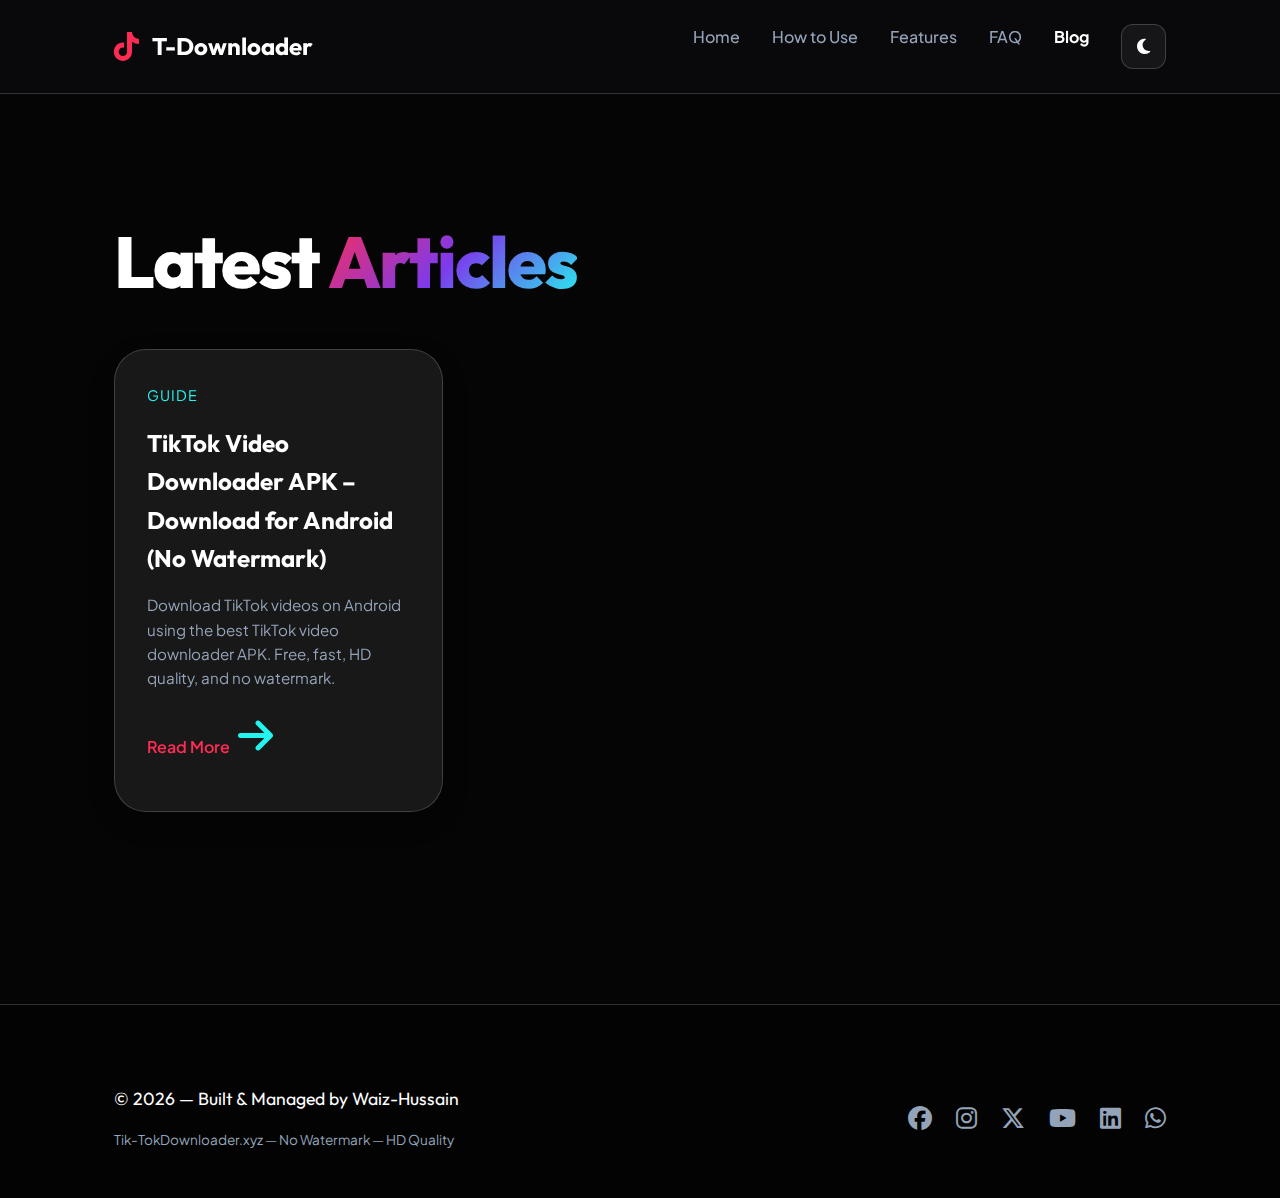
<file: blog/index.html>
<!DOCTYPE html>
<html lang="en">

<head>
    <meta charset="UTF-8">
    <meta name="viewport" content="width=device-width, initial-scale=1.0">

    <!-- SEO Meta Tags -->
    <title>Blog – Tik-TokDownloader.xyz</title>
    <meta name="description"
        content="Read the latest updates, guides, and tips about downloading TikTok videos without watermark.">

    <!-- Canonical URL -->
    <link rel="canonical" href="https://tik-tokdownloader.xyz/blog.html">

    <!-- Fonts & Icons -->
    <link rel="preconnect" href="https://fonts.googleapis.com">
    <link rel="preconnect" href="https://fonts.gstatic.com" crossorigin>
    <link
        href="https://fonts.googleapis.com/css2?family=Outfit:wght@300;400;600;700&family=Plus+Jakarta+Sans:wght@400;500;700&display=swap"
        rel="stylesheet">
    <link rel="stylesheet" href="https://cdnjs.cloudflare.com/ajax/libs/font-awesome/6.4.0/css/all.min.css">

    <!-- CSS Link -->
    <link rel="stylesheet" href="/static/css/style.css?v=1.2">

</head>

<body>

    <div class="bg-blobs">
        <div class="blob blob-1"></div>
        <div class="blob blob-2"></div>
    </div>

    <header>
        <nav class="navbar">
            <div class="container navbar-container">
                <a href="/" class="logo" style="text-decoration: none; color: inherit;">
                    <i class="fab fa-tiktok"></i>
                    <span>T-Downloader</span>
                </a>

                <div class="menu-toggle" id="mobile-menu-btn">
                    <span></span>
                    <span></span>
                    <span></span>
                </div>

                <div class="nav-links" id="nav-menu">
                    <a href="/" class="nav-link">Home</a>
                    <a href="/#how-to" class="nav-link">How to Use</a>
                    <a href="/#features" class="nav-link">Features</a>
                    <a href="/#faq" class="nav-link">FAQ</a>
                    <a href="/blog.html" class="nav-link active">Blog</a>
                    <button id="theme-toggle" class="theme-btn" aria-label="Toggle Theme">
                        <i class="fas fa-moon"></i>
                    </button>
                </div>
            </div>
        </nav>
    </header>

    <main>
        <section class="content-section" style="padding-top: 8rem; min-height: 60vh;">
            <div class="container">
                <h1 class="hero-title" style="margin-bottom: 3rem;">Latest <span class="gradient-text">Articles</span>
                </h1>

                <div class="blog-grid"
                    style="display: grid; grid-template-columns: repeat(auto-fill, minmax(300px, 1fr)); gap: 2rem;">

                    <!-- Blog Post 1 -->
                    <a href="./tiktok-video-downloader-apk-android.html" class="feature-card"
                        style="text-decoration: none; display: block; padding: 2rem; transition: transform 0.3s ease;">
                        <span
                            style="color: var(--secondary); font-size: 0.9rem; text-transform: uppercase; letter-spacing: 1px;">Guide</span>
                        <h2
                            style="font-family: var(--font-heading); margin: 1rem 0; font-size: 1.5rem; color: var(--text-white);">
                            TikTok Video Downloader APK – Download for Android (No Watermark)</h2>
                        <p style="color: var(--text-muted); font-size: 0.95rem;">Download TikTok videos on Android using
                            the best TikTok video downloader APK. Free, fast, HD quality, and no watermark.</p>
                        <div
                            style="margin-top: 1.5rem; color: var(--primary); font-weight: 600; display: flex; align-items: center; gap: 0.5rem;">
                            Read More <i class="fas fa-arrow-right"></i>
                        </div>
                    </a>

                </div>
            </div>
        </section>
    </main>

    <footer class="site-footer">
        <div class="container">
            <div class="footer-content">
                <div class="footer-left">
                    <p class="footer-owner">© 2026 — Built & Managed by Waiz-Hussain</p>
                    <p class="footer-bottom-text">Tik-TokDownloader.xyz — No Watermark — HD Quality</p>
                </div>
                <div class="footer-socials">
                    <a href="https://facebook.com/" class="social-icon" target="_blank" aria-label="Facebook"><i
                            class="fab fa-facebook"></i></a>
                    <a href="https://instagram.com/" class="social-icon" target="_blank" aria-label="Instagram"><i
                            class="fab fa-instagram"></i></a>
                    <a href="https://twitter.com/" class="social-icon" target="_blank" aria-label="Twitter"><i
                            class="fab fa-x-twitter"></i></a>
                    <a href="https://youtube.com/" class="social-icon" target="_blank" aria-label="YouTube"><i
                            class="fab fa-youtube"></i></a>
                    <a href="https://linkedin.com/" class="social-icon" target="_blank" aria-label="LinkedIn"><i
                            class="fab fa-linkedin"></i></a>
                    <a href="https://wa.me/923272051549" class="social-icon" target="_blank" aria-label="WhatsApp"><i
                            class="fab fa-whatsapp"></i></a>
                </div>
            </div>
        </div>
    </footer>

    <script src="/static/js/main.js?v=1.2"></script>
    <script>
        const mobileMenuBtn = document.getElementById('mobile-menu-btn');
        const navMenu = document.getElementById('nav-menu');

        mobileMenuBtn.addEventListener('click', () => {
            mobileMenuBtn.classList.toggle('active');
            navMenu.classList.toggle('active');
        });
    </script>
</body>

</html>
</file>
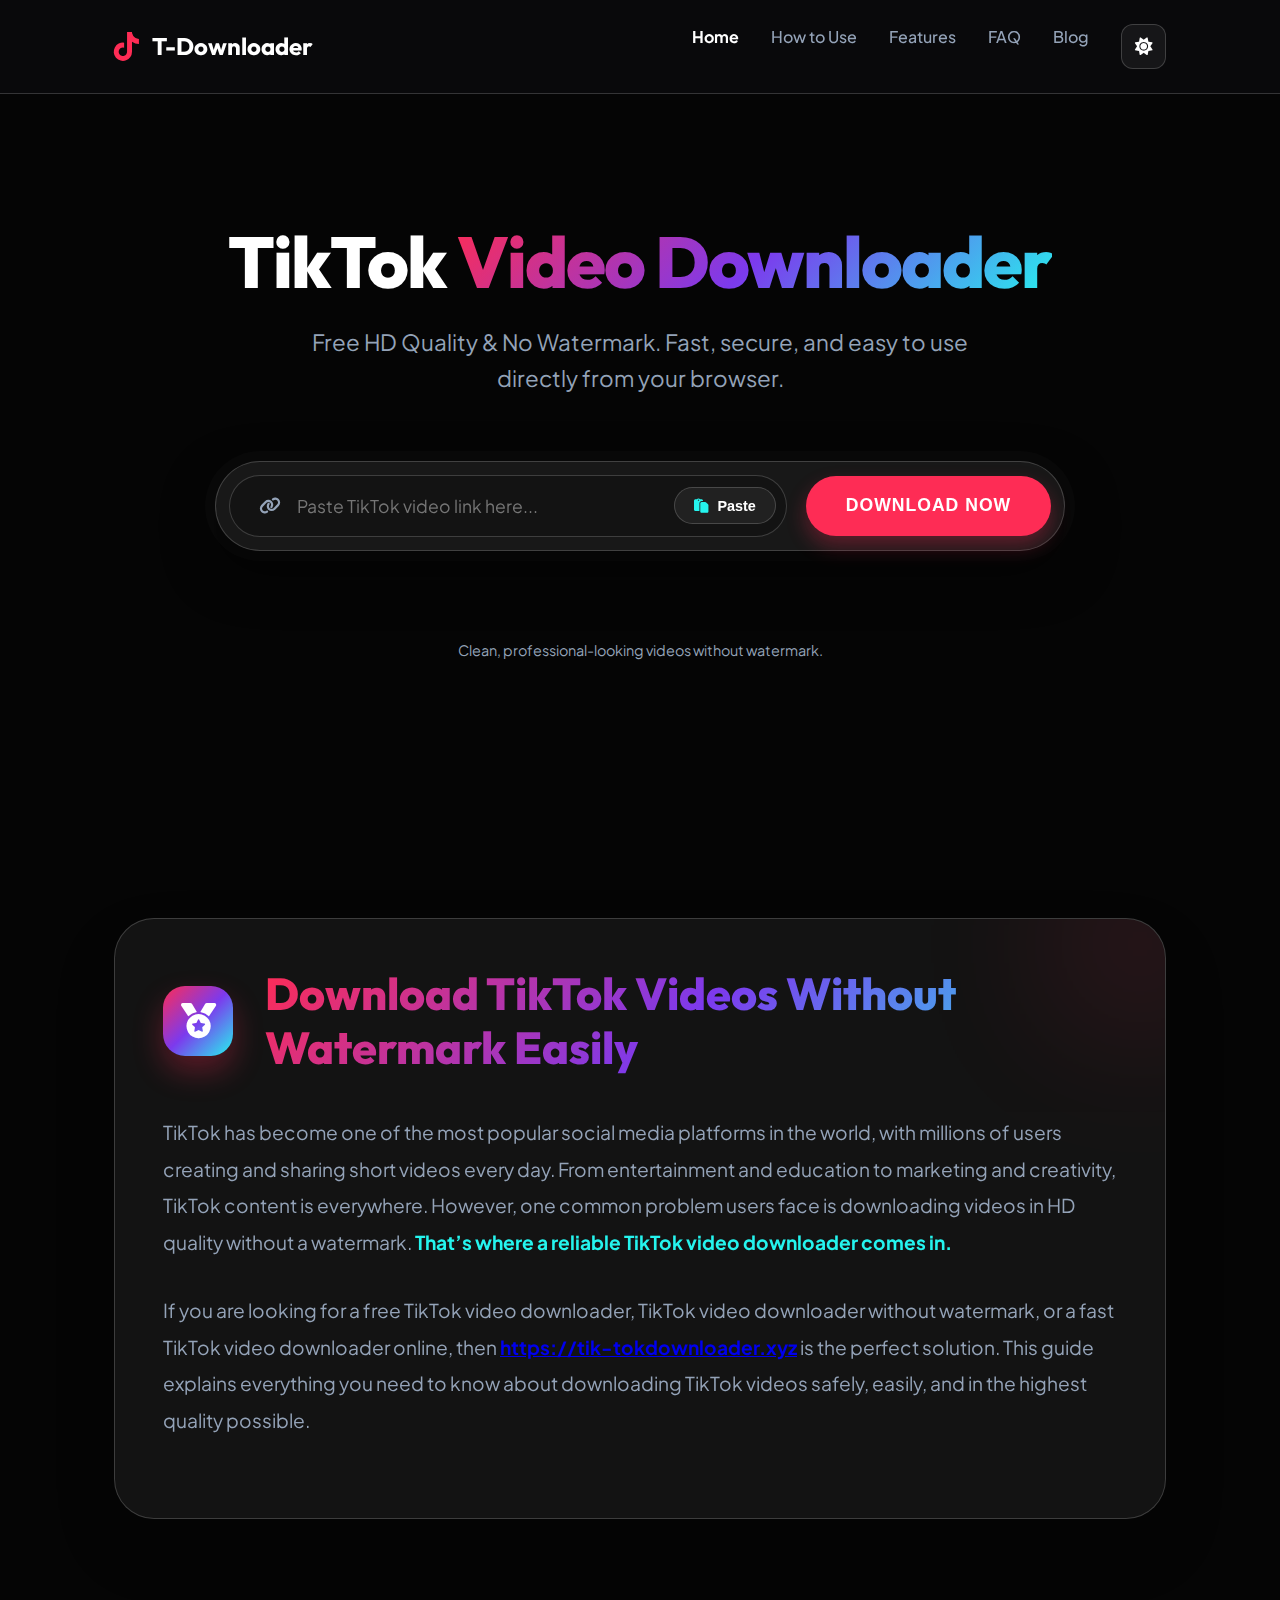
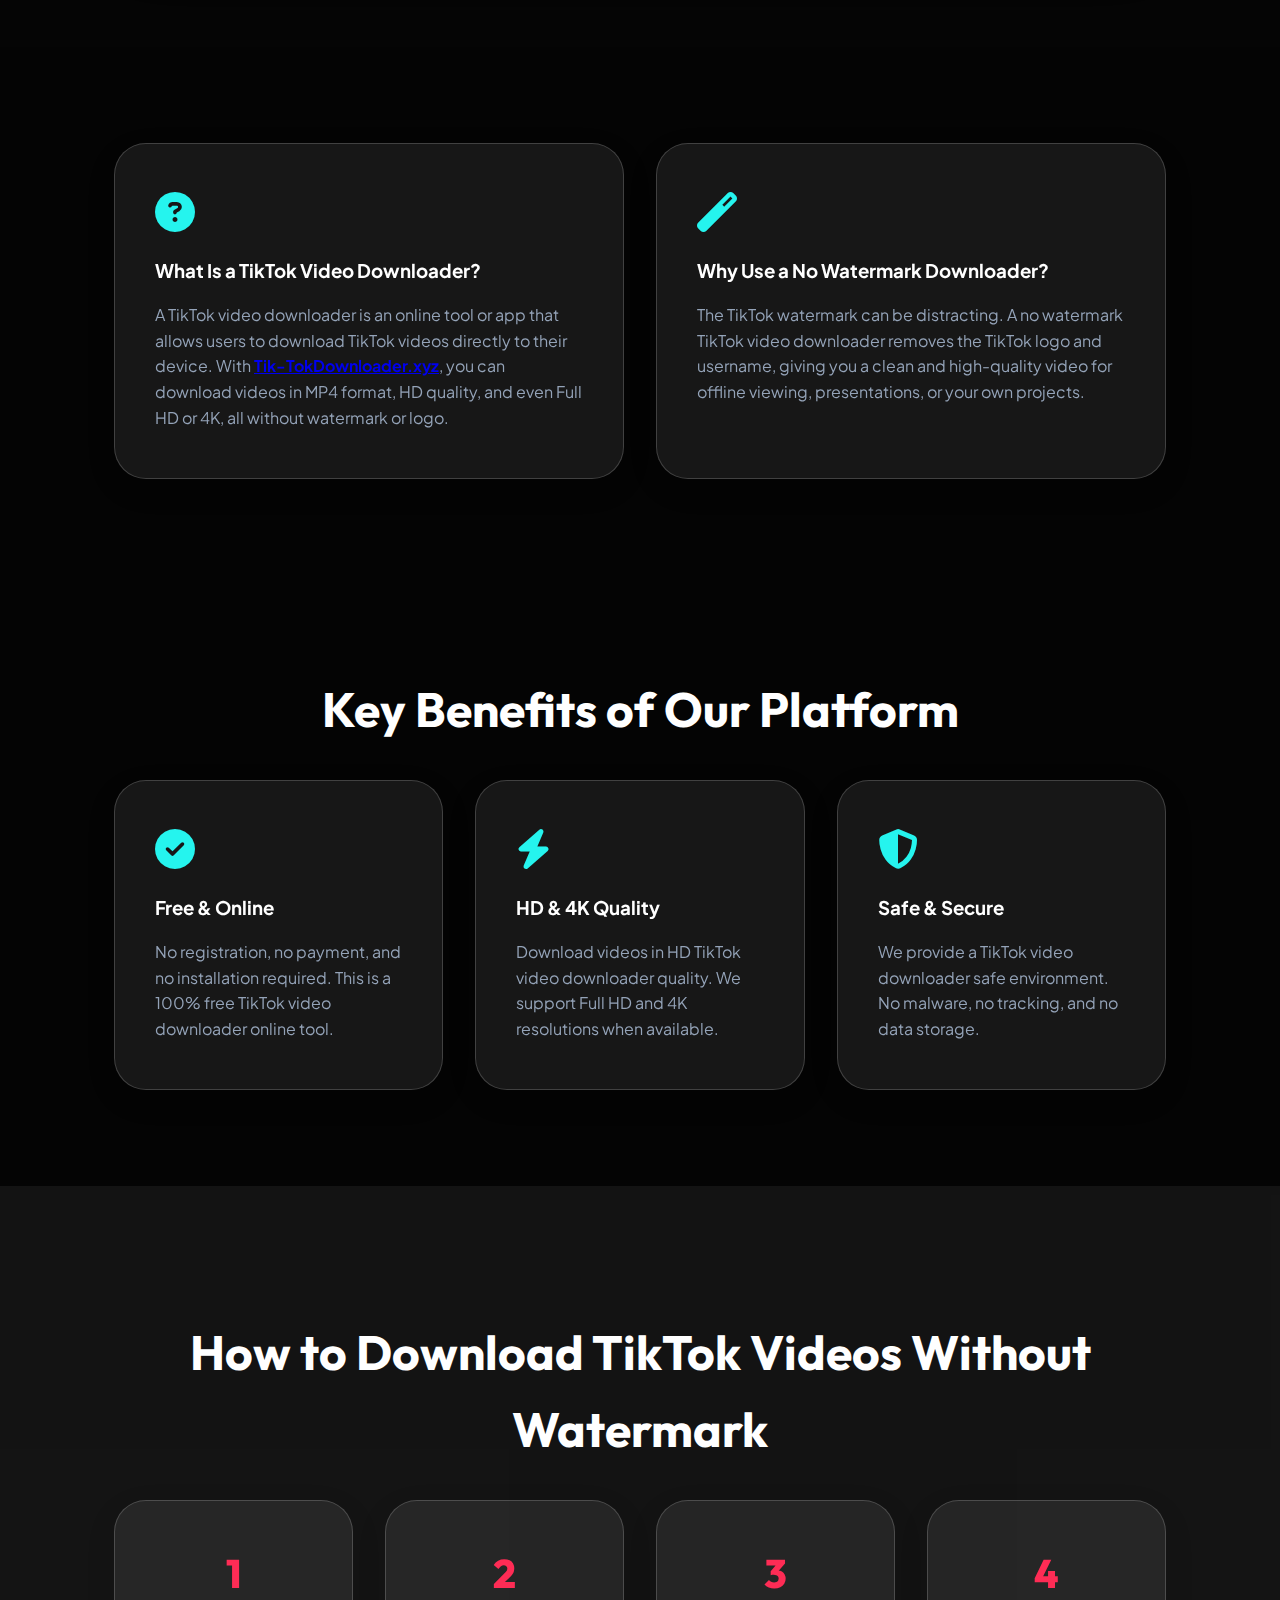
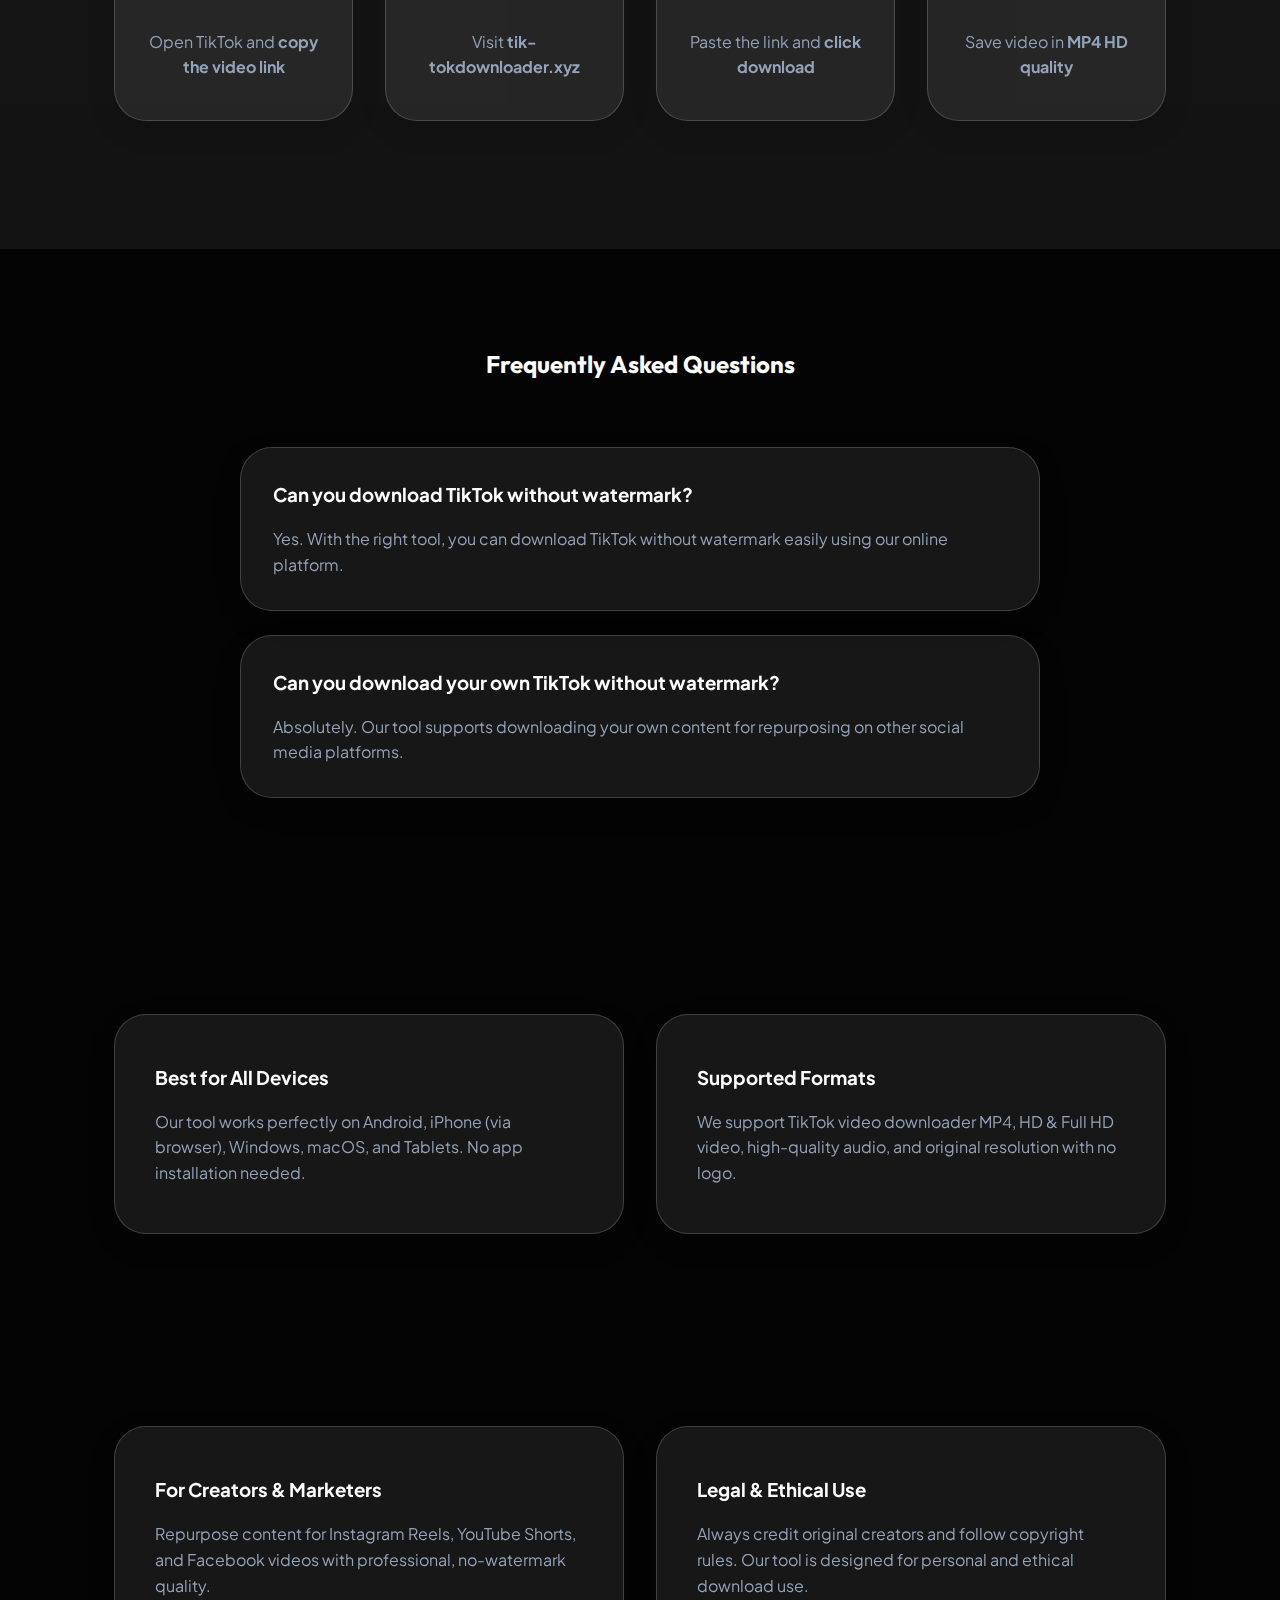
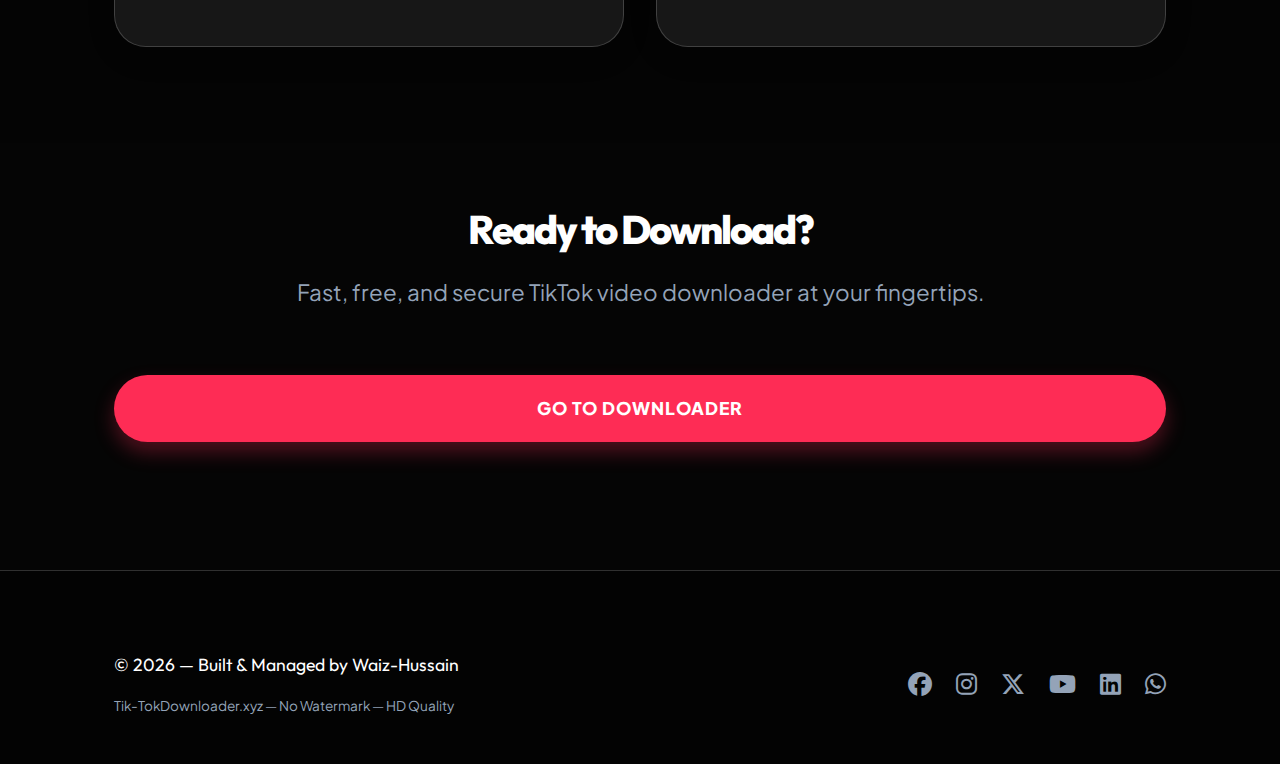
<file: static/index.html>
<!DOCTYPE html>
<html lang="en">

<head>
    <meta charset="UTF-8">
    <meta name="viewport" content="width=device-width, initial-scale=1.0">

    <!-- SEO Meta Tags -->
    <title>TikTok Video Downloader – Free HD Quality & No Watermark | Tik-TokDownloader.xyz</title>
    <meta name="description"
        content="Free TikTok video downloader to download HD videos without watermark. Fast, safe, and easy TikTok downloader online at Tik-TokDownloader.xyz.">
    <meta name="keywords"
        content="TikTok video downloader, TikTok video downloader without watermark, TikTok video downloader HD, TikTok downloader online free, TikTok downloader no watermark, Download TikTok videos MP4">

    <!-- Canonical URL -->
    <link rel="canonical" href="https://tik-tokdownloader.xyz">

    <!-- Open Graph Tags -->
    <meta property="og:title" content="TikTok Video Downloader – Free HD Quality & No Watermark">
    <meta property="og:description"
        content="Download TikTok videos in HD quality without watermark using Tik-TokDownloader.xyz. Fast, free, and secure TikTok video downloader online.">
    <meta property="og:url" content="https://tik-tokdownloader.xyz">
    <meta property="og:type" content="website">
    <meta property="og:image" content="https://tik-tokdownloader.xyz/static/img/og-image.jpg">

    <!-- Twitter Card Tags -->
    <meta name="twitter:card" content="summary_large_image">
    <meta name="twitter:title" content="TikTok Video Downloader – Free HD Quality & No Watermark">
    <meta name="twitter:description"
        content="Free TikTok video downloader to download HD videos without watermark. Fast, safe, and easy to use.">

    <!-- Fonts & Icons -->
    <link rel="preconnect" href="https://fonts.googleapis.com">
    <link rel="preconnect" href="https://fonts.gstatic.com" crossorigin>
    <link
        href="https://fonts.googleapis.com/css2?family=Outfit:wght@300;400;600;700&family=Plus+Jakarta+Sans:wght@400;500;700&display=swap"
        rel="stylesheet">
    <link rel="stylesheet" href="https://cdnjs.cloudflare.com/ajax/libs/font-awesome/6.4.0/css/all.min.css">

    <!-- CSS Link -->
    <link rel="stylesheet" href="/static/css/style.css?v=1.2">

</head>

<body>

    <div class="bg-blobs">
        <div class="blob blob-1"></div>
        <div class="blob blob-2"></div>
        <div class="blob blob-3"></div>
    </div>

    <header>
        <nav class="navbar">
            <div class="container navbar-container">
                <div class="logo">
                    <i class="fab fa-tiktok"></i>
                    <span>T-Downloader</span>
                </div>

                <div class="menu-toggle" id="mobile-menu-btn">
                    <span></span>
                    <span></span>
                    <span></span>
                </div>

                <div class="nav-links" id="nav-menu">
                    <a href="/" class="nav-link active">Home</a>
                    <a href="#how-to" class="nav-link">How to Use</a>
                    <a href="#features" class="nav-link">Features</a>
                    <a href="#faq" class="nav-link">FAQ</a>
                    <a href="/blog/" class="nav-link">Blog</a>
                    <button id="theme-toggle" class="theme-btn" aria-label="Toggle Theme">
                        <i class="fas fa-moon"></i>
                    </button>
                </div>
            </div>
        </nav>
    </header>

    <main>
        <!-- Hero Section -->
        <section class="hero" id="converter">
            <div class="container hero-container">
                <h1 class="hero-title">TikTok <span class="gradient-text">Video Downloader</span></h1>
                <p class="hero-subtitle">Free HD Quality & No Watermark. Fast, secure, and easy to use directly from
                    your browser.</p>

                <div class="converter-card">
                    <div class="input-group">
                        <div class="input-wrapper">
                            <i class="fas fa-link input-icon"></i>
                            <input type="text" id="tiktok-url" placeholder="Paste TikTok video link here..."
                                autocomplete="off">
                            <button id="paste-btn" class="paste-btn" title="Paste from clipboard">
                                <i class="fas fa-paste"></i>
                                <span>Paste</span>
                            </button>
                        </div>
                        <button id="download-btn" class="primary-btn">
                            <span class="btn-text">Download Now</span>
                            <div class="loader"></div>
                        </button>
                    </div>
                    <div class="error-msg" id="error-box">
                        <i class="fas fa-exclamation-circle"></i>
                        <span id="error-text"></span>
                    </div>
                </div>

                <div class="result-container" id="result-container">
                    <!-- Result Card Injecting via JS -->
                </div>

                <p style="margin-top: 1.5rem; color: var(--text-muted); font-size: 0.9rem;">Clean, professional-looking
                    videos without watermark.</p>
            </div>
        </section>

        <!-- Introduction Section -->
        <section class="content-section">
            <div class="container">
                <div class="intro-container">
                    <div class="intro-accent"></div>
                    <div class="intro-header">
                        <div class="intro-icon">
                            <i class="fas fa-medal"></i>
                        </div>
                        <h2 class="intro-title">Download TikTok Videos Without Watermark Easily</h2>
                    </div>
                    <div class="intro-content">
                        <p>TikTok has become one of the most popular social media platforms in the world, with millions
                            of users creating and sharing short videos every day. From entertainment and education to
                            marketing and creativity, TikTok content is everywhere. However, one common problem users
                            face is downloading videos in HD quality without a watermark. <strong>That’s where a
                                reliable TikTok video downloader comes in.</strong></p>

                        <p>If you are looking for a free TikTok video downloader, TikTok video downloader without
                            watermark, or a fast TikTok video downloader online, then
                            <strong><a href="https://tik-tokdownloader.xyz">https://tik-tokdownloader.xyz</a></strong>
                            is the perfect solution. This guide explains
                            everything you need to know about downloading TikTok videos safely, easily, and in the
                            highest quality possible.
                        </p>
                    </div>
                </div>
            </div>
        </section>

        <!-- What Is Section -->
        <section class="features" style="background: rgba(0,0,0,0.1);">
            <div class="container grid-features">
                <div class="feature-card">
                    <i class="fas fa-question-circle"></i>
                    <h3>What Is a TikTok Video Downloader?</h3>
                    <p>A TikTok video downloader is an online tool or app that allows users to download TikTok videos
                        directly to their device. With <strong><a
                                href="https://tik-tokdownloader.xyz">Tik-TokDownloader.xyz</a></strong>, you can
                        download videos
                        in MP4 format, HD quality, and even Full HD or 4K, all without watermark or logo.</p>
                </div>
                <div class="feature-card">
                    <i class="fas fa-magic"></i>
                    <h3>Why Use a No Watermark Downloader?</h3>
                    <p>The TikTok watermark can be distracting. A no watermark TikTok video downloader removes the
                        TikTok logo and username, giving you a clean and high-quality video for offline viewing,
                        presentations, or your own projects.</p>
                </div>
            </div>
        </section>

        <!-- Benefits Section -->
        <section class="features" id="features">
            <div class="container">
                <h2 class="section-text-center margin-bottom-2rem"
                    style="font-family: var(--font-heading); font-size: clamp(2rem, 5vw, 3rem);">Key Benefits of Our
                    Platform</h2>
                <div class="grid-features">
                    <div class="feature-card">
                        <i class="fas fa-check-circle"></i>
                        <h3>Free & Online</h3>
                        <p>No registration, no payment, and no installation required. This is a 100% free TikTok video
                            downloader online tool.</p>
                    </div>
                    <div class="feature-card">
                        <i class="fas fa-bolt"></i>
                        <h3>HD & 4K Quality</h3>
                        <p>Download videos in HD TikTok video downloader quality. We support Full HD and 4K resolutions
                            when available.</p>
                    </div>
                    <div class="feature-card">
                        <i class="fas fa-shield-alt"></i>
                        <h3>Safe & Secure</h3>
                        <p>We provide a TikTok video downloader safe environment. No malware, no tracking, and no data
                            storage.</p>
                    </div>
                </div>
            </div>
        </section>

        <!-- How to Download Section -->
        <section class="content-section" id="how-to" style="background: var(--glass);">
            <div class="container">
                <h2 class="section-text-center margin-bottom-2rem"
                    style="font-family: var(--font-heading); font-size: clamp(2rem, 5vw, 3rem);">How to Download TikTok
                    Videos Without Watermark</h2>
                <div class="grid-features" style="grid-template-columns: repeat(auto-fit, minmax(200px, 1fr));">
                    <div class="feature-card" style="text-align: center; padding: 2.5rem 2rem;">
                        <span
                            style="font-size: 2.5rem; font-weight: 800; color: var(--primary); display: block; margin-bottom: 1.5rem; font-family: var(--font-heading);">1</span>
                        <p>Open TikTok and <strong>copy the video link</strong></p>
                    </div>
                    <div class="feature-card" style="text-align: center; padding: 2.5rem 2rem;">
                        <span
                            style="font-size: 2.5rem; font-weight: 800; color: var(--primary); display: block; margin-bottom: 1.5rem; font-family: var(--font-heading);">2</span>
                        <p>Visit <strong>tik-tokdownloader.xyz</strong></p>
                    </div>
                    <div class="feature-card" style="text-align: center; padding: 2.5rem 2rem;">
                        <span
                            style="font-size: 2.5rem; font-weight: 800; color: var(--primary); display: block; margin-bottom: 1.5rem; font-family: var(--font-heading);">3</span>
                        <p>Paste the link and <strong>click download</strong></p>
                    </div>
                    <div class="feature-card" style="text-align: center; padding: 2.5rem 2rem;">
                        <span
                            style="font-size: 2.5rem; font-weight: 800; color: var(--primary); display: block; margin-bottom: 1.5rem; font-family: var(--font-heading);">4</span>
                        <p>Save video in <strong>MP4 HD quality</strong></p>
                    </div>
                </div>
            </div>
        </section>

        <!-- FAQ Section -->
        <section class="features" id="faq">
            <div class="container">
                <h2 style="text-align: center; margin-bottom: 4rem; font-family: var(--font-heading);">Frequently Asked
                    Questions</h2>
                <div style="max-width: 800px; margin: 0 auto;">
                    <article class="feature-card" style="margin-bottom: 1.5rem; text-align: left; padding: 2rem;">
                        <h3 style="color: var(--secondary-fixed); margin-bottom: 1rem;">Can you download TikTok without
                            watermark?</h3>
                        <p>Yes. With the right tool, you can download TikTok without watermark easily using our online
                            platform.</p>
                    </article>
                    <article class="feature-card" style="margin-bottom: 1.5rem; text-align: left; padding: 2rem;">
                        <h3 style="color: var(--secondary-fixed); margin-bottom: 1rem;">Can you download your own TikTok
                            without watermark?</h3>
                        <p>Absolutely. Our tool supports downloading your own content for repurposing on other social
                            media platforms.</p>
                    </article>
                </div>
            </div>
        </section>

        <!-- Devices & Formats -->
        <section class="features" style="background: rgba(0,0,0,0.2);">
            <div class="container grid-features">
                <div class="feature-card">
                    <h3>Best for All Devices</h3>
                    <p>Our tool works perfectly on Android, iPhone (via browser), Windows, macOS, and Tablets. No app
                        installation needed.</p>
                </div>
                <div class="feature-card">
                    <h3>Supported Formats</h3>
                    <p>We support TikTok video downloader MP4, HD & Full HD video, high-quality audio, and original
                        resolution with no logo.</p>
                </div>
            </div>
        </section>

        <!-- Creators & Legal -->
        <section class="features">
            <div class="container">
                <div class="grid-features">
                    <div class="feature-card">
                        <h3>For Creators & Marketers</h3>
                        <p>Repurpose content for Instagram Reels, YouTube Shorts, and Facebook videos with professional,
                            no-watermark quality.</p>
                    </div>
                    <div class="feature-card">
                        <h3>Legal & Ethical Use</h3>
                        <p>Always credit original creators and follow copyright rules. Our tool is designed for personal
                            and ethical download use.</p>
                    </div>
                </div>
            </div>
        </section>

        <!-- Final CTA -->
        <section class="hero" style="padding: 4rem 0;">
            <div class="container">
                <h2 class="hero-title" style="font-size: 2.5rem;">Ready to Download?</h2>
                <p class="hero-subtitle">Fast, free, and secure TikTok video downloader at your fingertips.</p>
                <a href="#converter" class="primary-btn" style="margin: 0 auto; text-decoration: none;">Go to
                    Downloader</a>
            </div>
        </section>

    </main>

    <footer class="site-footer">
        <div class="container">
            <div class="footer-content">
                <div class="footer-left">
                    <p class="footer-owner">© 2026 — Built & Managed by Waiz-Hussain</p>
                    <p class="footer-bottom-text">Tik-TokDownloader.xyz — No Watermark — HD Quality</p>
                </div>
                <div class="footer-socials">
                    <a href="https://facebook.com/" class="social-icon" target="_blank" aria-label="Facebook"><i
                            class="fab fa-facebook"></i></a>
                    <a href="https://instagram.com/" class="social-icon" target="_blank" aria-label="Instagram"><i
                            class="fab fa-instagram"></i></a>
                    <a href="https://twitter.com/" class="social-icon" target="_blank" aria-label="Twitter"><i
                            class="fab fa-x-twitter"></i></a>
                    <a href="https://youtube.com/" class="social-icon" target="_blank" aria-label="YouTube"><i
                            class="fab fa-youtube"></i></a>
                    <a href="https://linkedin.com/" class="social-icon" target="_blank" aria-label="LinkedIn"><i
                            class="fab fa-linkedin"></i></a>
                    <a href="https://wa.me/923272051549" class="social-icon" target="_blank" aria-label="WhatsApp"><i
                            class="fab fa-whatsapp"></i></a>
                </div>
            </div>
        </div>
    </footer>

    <script src="/static/js/main.js?v=1.2"></script>
    <script>
        // Mobile Menu Logic
        const mobileMenuBtn = document.getElementById('mobile-menu-btn');
        const navMenu = document.getElementById('nav-menu');

        mobileMenuBtn.addEventListener('click', () => {
            mobileMenuBtn.classList.toggle('active');
            navMenu.classList.toggle('active');
        });

        // Close menu when clicking links
        document.querySelectorAll('.nav-link').forEach(link => {
            link.addEventListener('click', () => {
                mobileMenuBtn.classList.remove('active');
                navMenu.classList.remove('active');
            });
        });
    </script>
</body>

</html>
</file>
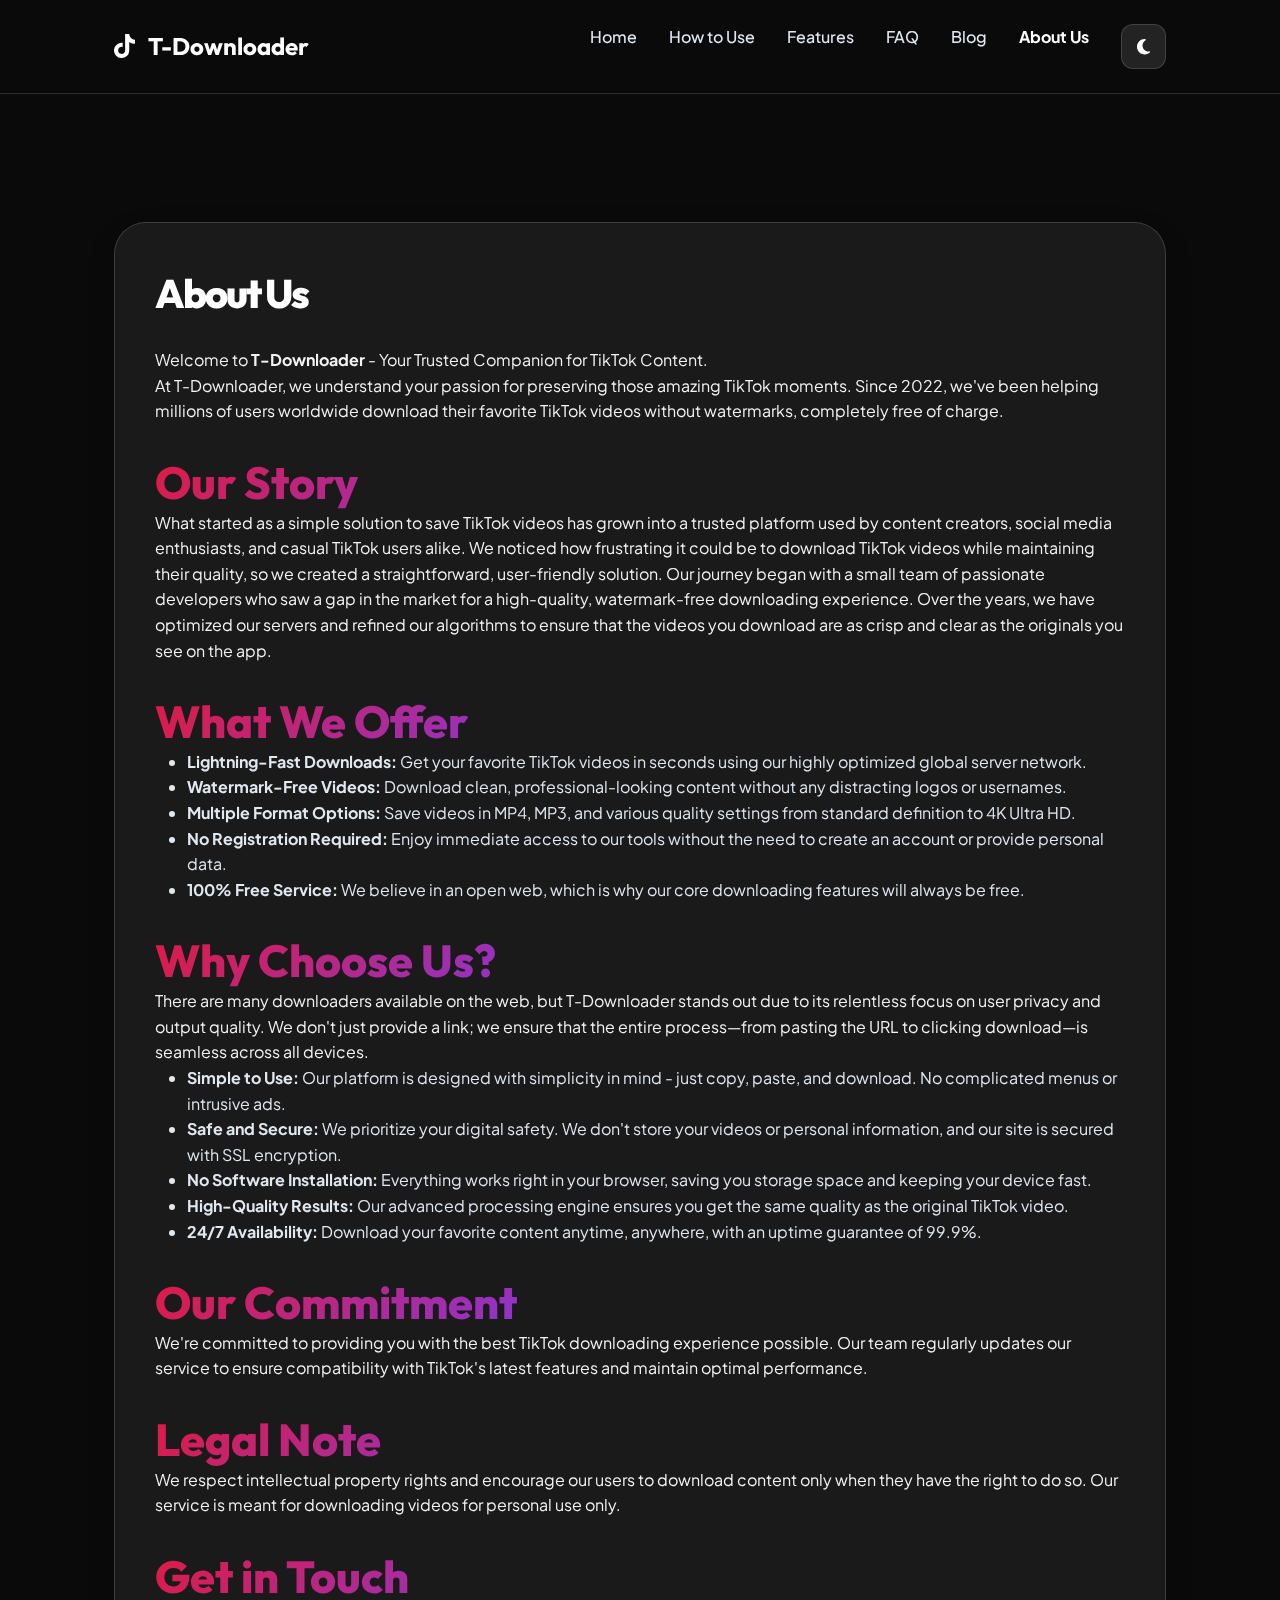
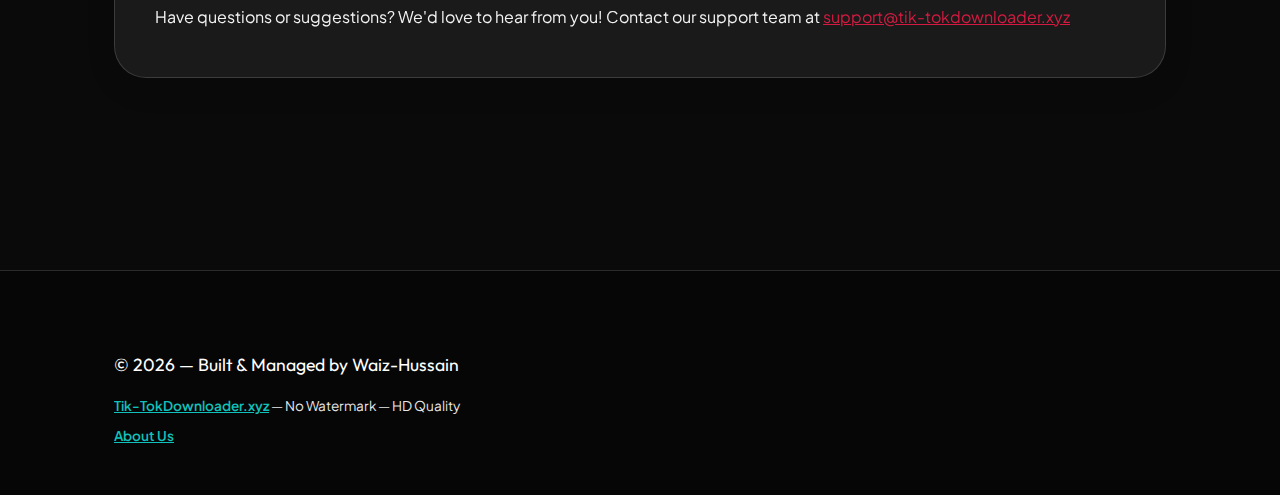
<file: about-us.html>
<!DOCTYPE html>
<html lang="en">
<head>
    <meta charset="UTF-8">
    <link rel="icon" type="image/x-icon" href="img/favicon.ico">
    <link rel="icon" type="image/png" sizes="16x16" href="img/favicon-16x16.png">
    <link rel="icon" type="image/png" sizes="32x32" href="img/favicon-32x32.png">
    <link rel="apple-touch-icon" href="img/apple-touch-icon.png">
    <meta name="viewport" content="width=device-width, initial-scale=1.0">
    <meta name="theme-color" content="#0a0a0a">
    <!-- Fonts & Icons (Optimized) -->
    <link rel="preconnect" href="https://fonts.googleapis.com">
    <link rel="preconnect" href="https://fonts.gstatic.com" crossorigin>
    <link rel="preconnect" href="https://cdnjs.cloudflare.com">
    <link rel="preload" href="https://fonts.googleapis.com/css2?family=Outfit:wght@300;400;600;700;800&family=Plus+Jakarta+Sans:wght@400;500;700&display=swap" as="style" onload="this.onload=null;this.rel='stylesheet'">
    <noscript>
        <link rel="stylesheet" href="https://fonts.googleapis.com/css2?family=Outfit:wght@300;400;600;700;800&family=Plus+Jakarta+Sans:wght@400;500;700&display=swap">
    </noscript>
    <style>.fas, .fa-solid { font-family: 'Font Awesome 6 Free'; font-weight: 900; } /* Icons mapping */ :root{--primary:#de1b43;--secondary:#12d6cf;--accent:#7c3aed;--dark:#000000;--bg-dark:#0a0a0a;--card-bg:#1a1a1a;--text-white:#ffffff;--text-muted:#e2e8f0;--gradient:linear-gradient(135deg, #de1b43 0%, #7c3aed 50%, #12d6cf 100%);--glass:#232323;--border:rgba(255, 255, 255, 0.15);--font-main:'Plus Jakarta Sans', sans-serif;--font-heading:'Outfit', sans-serif;--card-shadow:0 10px 40px -10px rgba(0, 0, 0, 0.7);}[data-theme="light"]{--bg-dark:#f0f2f5;--card-bg:#ffffff;--text-white:#1e293b;--text-muted:#64748b;--glass:#ffffff;--border:#e2e8f0;--card-shadow:0 10px 30px -5px rgba(0, 0, 0, 0.1);--secondary-fixed:#0891b2;}[data-theme="light"] body::before{display:none;}[data-theme="dark"]{--secondary-fixed:#25f4ee;}*{margin:0;padding:0;box-sizing:border-box;scroll-behavior:smooth;}html, body{width:100%;margin:0;padding:0;overflow-x:hidden;background-color:var(--bg-dark);}body{color:var(--text-white);font-family:var(--font-main);line-height:1.6;position:relative;background-color:var(--bg-dark);}body::before{display:none;}body::after{display:none;}.container{max-width:1100px;margin:0 auto;padding:0 1.5rem;width:100%;}.bg-blobs{position:fixed;top:0;left:0;width:100%;height:100%;z-index:-1;overflow:hidden;background-color:#050505;}.blob{position:absolute;border-radius:50%;filter:blur(80px);opacity:0.15;animation:pulseGlow 8s infinite alternate ease-in-out;will-change:transform, opacity;}@media (max-width:768px){.blob{filter:blur(50px);}}.blob-1{width:600px;height:600px;background:var(--primary);top:-200px;left:-200px;opacity:0.18;animation-delay:0s;}.blob-2{width:600px;height:600px;background:var(--secondary);bottom:-200px;right:-200px;opacity:0.12;animation-delay:-5s;}.blob-3{display:none;}@keyframes pulseGlow{0%{transform:scale(1);opacity:0.12;}100%{transform:scale(1.1);opacity:0.18;}}[data-theme="light"] .bg-blobs{background-color:#ffffff;}[data-theme="light"] .blob{opacity:0.05;}.navbar{padding:1.5rem 0;background:rgba(10, 10, 12, 0.85);backdrop-filter:blur(15px);border-bottom:1px solid var(--border);position:sticky;top:0;z-index:100;transition:background 0.3s ease;}[data-theme="light"] .navbar{background:rgba(255, 255, 255, 0.9);}.navbar-container{display:flex;justify-content:space-between;align-items:center;}.logo{display:flex;align-items:center;gap:0.8rem;font-family:var(--font-heading);font-weight:700;font-size:1.5rem;}.logo i{color:var(--primary);font-size:1.8rem;}.nav-links{display:flex;gap:2rem;}.nav-links a{color:var(--text-muted);text-decoration:none;font-weight:500;transition:color 0.3s;}.nav-links a:hover{color:var(--text-white);}.nav-link.active{color:var(--text-white);font-weight:700;}.menu-toggle{display:none;flex-direction:column;gap:6px;cursor:pointer;z-index:1001;}.menu-toggle span{width:30px;height:3px;background-color:var(--text-white);border-radius:3px;transition:0.3s;}.theme-btn{background:var(--glass);border:1px solid var(--border);color:var(--text-white);width:45px;height:45px;border-radius:12px;display:flex;align-items:center;justify-content:center;cursor:pointer;transition:all 0.3s ease;font-size:1.1rem;}.theme-btn:hover{background:var(--card-bg);transform:rotate(15deg);}.hero{padding:8rem 0 6rem;text-align:center;}.hero-title{font-family:var(--font-heading);font-size:clamp(2.5rem, 8vw, 4.5rem);font-weight:800;margin-bottom:1.5rem;line-height:1.1;letter-spacing:-2px;}.gradient-text{background:var(--gradient);-webkit-background-clip:text;background-clip:text;-webkit-text-fill-color:transparent;}.hero-subtitle{color:var(--text-muted);font-size:clamp(1rem, 3vw, 1.4rem);max-width:700px;margin:0 auto 4rem;font-weight:400;}.converter-card{background:var(--card-bg);border:1px solid var(--border);padding:0.8rem;border-radius:100px;max-width:850px;margin:0 auto;position:relative;box-shadow:0 20px 50px rgba(0, 0, 0, 0.5), 0 0 0 10px rgba(255, 255, 255, 0.02);backdrop-filter:blur(30px);transition:all 0.4s cubic-bezier(0.175, 0.885, 0.32, 1.275);z-index:10;}.converter-card:focus-within{transform:translateY(-8px) scale(1.01);border-color:rgba(254, 44, 85, 0.5);box-shadow:0 30px 60px rgba(0, 0, 0, 0.6), 0 0 0 12px rgba(254, 44, 85, 0.1);}.input-group{display:flex;width:100%;align-items:center;gap:1.2rem;}.input-wrapper{flex:1;display:flex;align-items:center;background:rgba(0, 0, 0, 0.2);border:1px solid var(--border);border-radius:100px;padding:0.4rem 0.6rem;transition:all 0.3s ease;}[data-theme="light"] .input-wrapper{background:rgba(255, 255, 255, 0.8);}.input-wrapper:focus-within{border-color:var(--primary);box-shadow:0 0 0 4px rgba(254, 44, 85, 0.1);}.input-icon{padding-left:1.2rem;color:var(--text-muted);font-size:1.1rem;}.input-wrapper input{flex:1;background:transparent;border:none;padding:0.8rem 1rem;color:var(--text-white);font-size:1.1rem;outline:none;font-family:var(--font-main);}.paste-btn{background:var(--glass);border:1px solid var(--border);color:var(--text-white);padding:0.6rem 1.2rem;border-radius:100px;display:flex;align-items:center;gap:0.6rem;cursor:pointer;transition:all 0.3s ease;font-weight:600;font-size:0.9rem;}.paste-btn:hover{background:var(--border);transform:translateX(-2px);}.paste-btn i{color:var(--secondary);}.primary-btn{background:var(--primary);color:white;border:none;padding:1.2rem 2.5rem;border-radius:100px;font-weight:800;font-size:1.1rem;cursor:pointer;transition:all 0.3s ease;display:flex;align-items:center;justify-content:center;min-width:180px;box-shadow:0 10px 20px rgba(254, 44, 85, 0.3);text-transform:uppercase;letter-spacing:1px;}.primary-btn:hover{filter:brightness(1.2);transform:scale(1.05);box-shadow:0 15px 30px rgba(254, 44, 85, 0.5);}.primary-btn:active{transform:scale(0.95);}.content-section{padding:8rem 0;}.section-text-center{text-align:center;}.max-width-800{max-width:800px;margin:0 auto;}.margin-bottom-2rem{margin-bottom:2rem;}.text-muted{color:var(--text-muted);}.intro-container{position:relative;padding:3rem;background:var(--glass);border:1px solid var(--border);border-radius:40px;backdrop-filter:blur(25px);text-align:left;overflow:hidden;transition:all 0.4s ease;margin-top:2rem;box-shadow:0 30px 60px rgba(0, 0, 0, 0.2);}.intro-container:hover{transform:translateY(-8px);border-color:rgba(255, 255, 255, 0.2);box-shadow:0 40px 80px rgba(0, 0, 0, 0.3);}.intro-header{display:flex;align-items:center;gap:2rem;margin-bottom:2.5rem;}.intro-icon{width:70px;height:70px;background:var(--gradient);border-radius:22px;display:flex;align-items:center;justify-content:center;font-size:2.2rem;color:white;box-shadow:0 15px 30px rgba(254, 44, 85, 0.3);flex-shrink:0;}.intro-title{font-family:var(--font-heading);font-size:clamp(1.8rem, 5vw, 2.8rem);line-height:1.2;margin:0;background:var(--gradient);-webkit-background-clip:text;background-clip:text;-webkit-text-fill-color:transparent;font-weight:800;}.intro-content{font-size:1.2rem;line-height:1.9;color:var(--text-muted);}.intro-content p{margin-bottom:2rem;}.intro-content strong{color:var(--secondary);font-weight:700;}.intro-accent{position:absolute;top:-50px;right:-50px;width:150px;height:150px;background:var(--primary);filter:blur(80px);opacity:0.15;pointer-events:none;}.loader{display:none;width:20px;height:20px;border:2px solid rgba(255, 255, 255, 0.3);border-radius:50%;border-top-color:white;animation:spin 0.8s linear infinite;}@keyframes spin{to{transform:rotate(360deg);}}.btn-loading .btn-text{display:none;}.btn-loading .loader{display:block;}.error-msg{display:none;margin:1.5rem auto 0;padding:1rem;background:rgba(239, 68, 68, 0.1);border:1px solid rgba(239, 68, 68, 0.3);border-radius:12px;color:#f87171;align-items:center;gap:0.8rem;width:100%;max-width:850px;}.result-container{margin-top:4rem;display:flex;justify-content:center;}.video-card{background:var(--card-bg);border:1px solid var(--border);border-radius:24px;overflow:hidden;width:100%;max-width:450px;animation:slideUp 0.5s ease-out;}@keyframes slideUp{from{opacity:0;transform:translateY(30px);}to{opacity:1;transform:translateY(0);}}.card-header{padding:1.5rem;display:flex;align-items:center;gap:1rem;border-bottom:1px solid var(--border);}.author-avatar{width:50px;height:50px;background:var(--gradient);border-radius:50%;display:flex;align-items:center;justify-content:center;font-weight:700;font-size:1.2rem;}.author-info h4{margin:0;font-weight:700;}.author-info p{font-size:0.85rem;color:var(--text-muted);}.card-body{padding:1.5rem;}.caption{font-size:1rem;margin-bottom:1.5rem;}.stats-grid{display:grid;grid-template-columns:repeat(3, 1fr);gap:1rem;margin-bottom:2rem;}.stat-item{background:var(--glass);padding:0.8rem;border-radius:12px;text-align:center;}.stat-item span{display:block;font-weight:700;}.stat-item label{font-size:0.75rem;color:var(--text-muted);text-transform:uppercase;}.download-link{display:block;text-align:center;background:var(--secondary);color:var(--dark);text-decoration:none;padding:1.2rem;border-radius:16px;font-weight:800;font-size:1.1rem;transition:transform 0.3s;}.download-link:hover{transform:translateY(-3px);box-shadow:0 10px 20px rgba(37, 244, 238, 0.2);}.features{padding:6rem 0;background:rgba(0, 0, 0, 0.2);}.grid-features{display:grid;grid-template-columns:repeat(auto-fit, minmax(300px, 1fr));gap:2rem;}.feature-card{background:var(--glass);padding:3rem 2rem;border-radius:24px;border:1px solid var(--border);transition:background 0.3s;}.feature-card:hover{background:rgba(255, 255, 255, 0.05);}.feature-card i{font-size:2.5rem;margin-bottom:1.5rem;color:var(--secondary);}.feature-card h3{margin-bottom:1rem;color:var(--text-white);}.feature-card p{color:var(--text-white);opacity:0.95;}.features{padding:6rem 0;position:relative;}.feature-card{background:var(--card-bg);padding:3rem 2.5rem;border-radius:32px;border:1px solid var(--border);backdrop-filter:blur(15px);transition:all 0.4s ease;box-shadow:0 10px 30px rgba(0, 0, 0, 0.1);}.feature-card:hover{transform:translateY(-10px);background:var(--glass);border-color:rgba(254, 44, 85, 0.4);box-shadow:0 20px 40px rgba(0, 0, 0, 0.2);}.site-footer{padding:5rem 0 3rem;background:rgba(0, 0, 0, 0.3);border-top:1px solid var(--border);margin-top:4rem;}.footer-content{display:flex;flex-direction:column;align-items:center;text-align:center;gap:2rem;}.footer-owner{font-family:var(--font-heading);font-size:1.1rem;color:var(--text-white);}.footer-socials{display:flex;flex-wrap:wrap;justify-content:center;gap:1.5rem;}.social-icon{font-size:1.5rem;color:var(--text-white);transition:0.3s cubic-bezier(0.175, 0.885, 0.32, 1.275);opacity:0.8;}.social-icon:hover{color:var(--primary);transform:translateY(-5px) scale(1.1);opacity:1;}.footer-bottom-text{font-size:0.85rem;color:var(--text-white);margin-top:1rem;opacity:0.9;}.footer-bottom-text a{color:var(--secondary) !important;font-weight:600;text-decoration:underline;}@media (min-width:769px){.footer-content{flex-direction:row;justify-content:space-between;text-align:left;}}@media (max-width:768px){.container{padding:0 1rem;}.blob-1{width:250px;height:250px;top:-50px;left:-50px;}.blob-2{width:200px;height:200px;bottom:-30px;right:-30px;}.blob-3{width:150px;height:150px;top:30%;left:10%;}.converter-card{border-radius:28px;flex-direction:column;padding:1rem;box-shadow:0 15px 40px rgba(0, 0, 0, 0.4);}.input-group{flex-direction:column;width:100%;gap:1rem;}.input-group input{width:100%;padding:1rem;text-align:center;font-size:1.1rem;border-bottom:1px solid var(--border);}.primary-btn{width:100%;border-radius:20px;padding:1.2rem;}.hero{padding:6rem 0 3rem;}.hero-title{font-size:2.5rem;letter-spacing:-1px;}.hero-subtitle{margin-bottom:3rem;}.grid-features{grid-template-columns:1fr;gap:1.5rem;}.feature-card{padding:2rem 1.5rem;}.menu-toggle{display:flex;}.nav-links{position:fixed;top:0;right:-100%;width:70%;height:100vh;background:var(--bg-dark);flex-direction:column;justify-content:center;align-items:center;gap:2rem;transition:0.4s cubic-bezier(0.175, 0.885, 0.32, 1.275);z-index:1000;box-shadow:-10px 0 30px rgba(0, 0, 0, 0.5);border-left:1px solid var(--border);}.nav-links.active{right:0;}.menu-toggle.active span:nth-child(1){transform:rotate(45deg) translate(7px, 7px);}.menu-toggle.active span:nth-child(2){opacity:0;}.menu-toggle.active span:nth-child(3){transform:rotate(-45deg) translate(6px, -6px);}.intro-container{padding:2rem 1.5rem;border-radius:30px;}.intro-header{flex-direction:column;text-align:center;gap:1.5rem;}.intro-icon{width:60px;height:60px;font-size:1.8rem;}.intro-title{text-align:center;font-size:2rem;}.intro-content{font-size:1.1rem;line-height:1.8;text-align:left;}}@media (max-width:480px){.hero-title{font-size:2.2rem;}.intro-container{padding:1.2rem;}.intro-icon{width:50px;height:50px;font-size:1.4rem;}}</style>
</head>
<body>
    <div class="bg-blobs">
        <div class="blob blob-1"></div>
        <div class="blob blob-2"></div>
    </div>
    <header>
        <nav class="navbar">
            <div class="container navbar-container">
                <a href="/" class="logo" style="text-decoration: none; color: inherit;">
                    <svg xmlns="http://www.w3.org/2000/svg" height="1em" viewBox="0 0 448 512" fill="currentColor"><path d="M448 209.9a210.1 210.1 0 0 1-122.8-39.3V349.4A162.6 162.6 0 1 1 185 188.3V278.2a74.6 74.6 0 1 0 52.2 71.2V0l88 0a121.2 121.2 0 0 0 1.9 22.2h0A122.2 122.2 0 0 0 381 102.4a121.4 121.4 0 0 0 67 20.1z"/></svg>
                    <span>T-Downloader</span>
                </a>
                <div class="menu-toggle" id="mobile-menu-btn">
                    <span></span>
                    <span></span>
                    <span></span>
                </div>
                <div class="nav-links" id="nav-menu">
                    <a href="/" class="nav-link">Home</a>
                    <a href="/#how-to" class="nav-link">How to Use</a>
                    <a href="/#features" class="nav-link">Features</a>
                    <a href="/#faq" class="nav-link">FAQ</a>
                    <a href="blog" class="nav-link">Blog</a>
                    <a href="about-us" class="nav-link active">About Us</a>
                    <button id="theme-toggle" class="theme-btn" aria-label="Toggle Theme">
                        <svg xmlns="http://www.w3.org/2000/svg" height="1em" viewBox="0 0 384 512" fill="currentColor"><path d="M223.5 32C100 32 0 132.3 0 256S100 480 223.6 480c60.6 0 115.5-24.2 155.8-63.4 5-4.9 6.3-12.5 3.1-18.7s-10.1-9.7-17-8.5c-9.8 1.7-19.8 2.6-30.1 2.6-96.9 0-175.5-78.8-175.5-176 0-65.8 36-123.1 89.3-153.3 6.1-3.5 9.2-10.5 7.7-17.3s-7.3-11.9-14.3-12.5c-6.3-.5-12.6-.8-19-.8z"/></svg>
                    </button>
                </div>
            </div>
        </nav>
    </header>
    <main>
        <section class="content-section" style="padding-top: 8rem;">
            <div class="container">
                <article class="feature-card article-container">
                    <h1 class="hero-title" style="font-size: 2.5rem; margin-bottom: 2rem;">About Us</h1>
                    <p>Welcome to <strong>T-Downloader</strong> - Your Trusted Companion for TikTok Content.</p>
                    <p>At T-Downloader, we understand your passion for preserving those amazing TikTok moments. Since
                        2022, we've been helping millions of users worldwide download their favorite TikTok videos
                        without watermarks, completely free of charge.</p>
                    <h2 class="intro-title" style="margin-top: 2rem;">Our Story</h2>
                    <p>What started as a simple solution to save TikTok videos has grown into a trusted platform used by
                        content creators, social media enthusiasts, and casual TikTok users alike. We noticed how
                        frustrating it could be to download TikTok videos while maintaining their quality, so we created
                        a straightforward, user-friendly solution. Our journey began with a small team of passionate
                        developers who saw a gap in the market for a high-quality, watermark-free downloading
                        experience. Over the years, we have optimized our servers and refined our algorithms to ensure
                        that the videos you download are as crisp and clear as the originals you see on the app.</p>
                    <h2 class="intro-title" style="margin-top: 2rem;">What We Offer</h2>
                    <ul
                        style="list-style-type: disc; margin-left: 2rem; margin-bottom: 1.5rem; color: var(--text-muted);">
                        <li><strong>Lightning-Fast Downloads:</strong> Get your favorite TikTok videos in seconds using
                            our highly optimized global server network.</li>
                        <li><strong>Watermark-Free Videos:</strong> Download clean, professional-looking content without
                            any distracting logos or usernames.</li>
                        <li><strong>Multiple Format Options:</strong> Save videos in MP4, MP3, and various quality
                            settings from standard definition to 4K Ultra HD.</li>
                        <li><strong>No Registration Required:</strong> Enjoy immediate access to our tools without the
                            need to create an account or provide personal data.</li>
                        <li><strong>100% Free Service:</strong> We believe in an open web, which is why our core
                            downloading features will always be free.</li>
                    </ul>
                    <h2 class="intro-title" style="margin-top: 2rem;">Why Choose Us?</h2>
                    <p>There are many downloaders available on the web, but T-Downloader stands out due to its
                        relentless focus on user privacy and output quality. We don't just provide a link; we ensure
                        that the entire process—from pasting the URL to clicking download—is seamless across all
                        devices.</p>
                    <ul
                        style="list-style-type: disc; margin-left: 2rem; margin-bottom: 1.5rem; color: var(--text-muted);">
                        <li><strong>Simple to Use:</strong> Our platform is designed with simplicity in mind - just
                            copy, paste, and download. No complicated menus or intrusive ads.</li>
                        <li><strong>Safe and Secure:</strong> We prioritize your digital safety. We don't store your
                            videos or personal information, and our site is secured with SSL encryption.</li>
                        <li><strong>No Software Installation:</strong> Everything works right in your browser, saving
                            you storage space and keeping your device fast.</li>
                        <li><strong>High-Quality Results:</strong> Our advanced processing engine ensures you get the
                            same quality as the original TikTok video.
                        </li>
                        <li><strong>24/7 Availability:</strong> Download your favorite content anytime, anywhere, with
                            an uptime guarantee of 99.9%.</li>
                    </ul>
                    <h2 class="intro-title" style="margin-top: 2rem;">Our Commitment</h2>
                    <p>We're committed to providing you with the best TikTok downloading experience possible. Our team
                        regularly updates our service to ensure compatibility with TikTok's latest features and maintain
                        optimal performance.</p>
                    <h2 class="intro-title" style="margin-top: 2rem;">Legal Note</h2>
                    <p>We respect intellectual property rights and encourage our users to download content only when
                        they have the right to do so. Our service is meant for downloading videos for personal use only.
                    </p>
                    <h2 class="intro-title" style="margin-top: 2rem;">Get in Touch</h2>
                    <p>Have questions or suggestions? We'd love to hear from you! Contact our support team at <a
                            href="mailto:support@tik-tokdownloader.xyz"
                            style="color: var(--primary);">support@tik-tokdownloader.xyz</a></p>
                </article>
            </div>
        </section>
    </main>
    <footer class="site-footer">
        <div class="container">
            <div class="footer-content">
                <div class="footer-left">
                    <p class="footer-owner">© 2026 — Built & Managed by Waiz-Hussain</p>
                    <p class="footer-bottom-text"><a href="https://tik-tokdownloader.xyz">Tik-TokDownloader.xyz</a> — No
                        Watermark — HD Quality</p>
                    <p class="footer-bottom-text" style="margin-top: 0.5rem;">
                        <a href="about-us" style="text-decoration: underline;">About Us</a>
                    </p>
                </div>
                <div class="footer-socials">
                    <a href="https://facebook.com/" class="social-icon" target="_blank" aria-label="Facebook"><i
                            class="fab fa-facebook"></i></a>
                    <a href="https://instagram.com/" class="social-icon" target="_blank" aria-label="Instagram"><i
                            class="fab fa-instagram"></i></a>
                    <a href="https://twitter.com/" class="social-icon" target="_blank" aria-label="Twitter"><i
                            class="fab fa-x-twitter"></i></a>
                    <a href="https://youtube.com/" class="social-icon" target="_blank" aria-label="YouTube"><i
                            class="fab fa-youtube"></i></a>
                    <a href="https://linkedin.com/" class="social-icon" target="_blank" aria-label="LinkedIn"><i
                            class="fab fa-linkedin"></i></a>
                    <a href="https://wa.me/923272051549" class="social-icon" target="_blank" aria-label="WhatsApp"><i
                            class="fab fa-whatsapp"></i></a>
                </div>
            </div>
        </div>
    </footer>
    <script src="/js/main.js?v=1.2" defer></script>
    <script>
        function loadGTag() {
            var script = document.createElement('script');
            script.async = true;
            script.src = 'https://www.googletagmanager.com/gtag/js?id=G-SVDCDJZ6CM';
            document.body.appendChild(script);
            script.onload = function() {
                window.dataLayer = window.dataLayer || [];
                function gtag(){dataLayer.push(arguments);}
                gtag('js', new Date());
                gtag('config', 'G-SVDCDJZ6CM');
            };
        }
        window.addEventListener('load', function() {
            setTimeout(loadGTag, 3000);
        });
    </script>
</body>
</html>
</file>
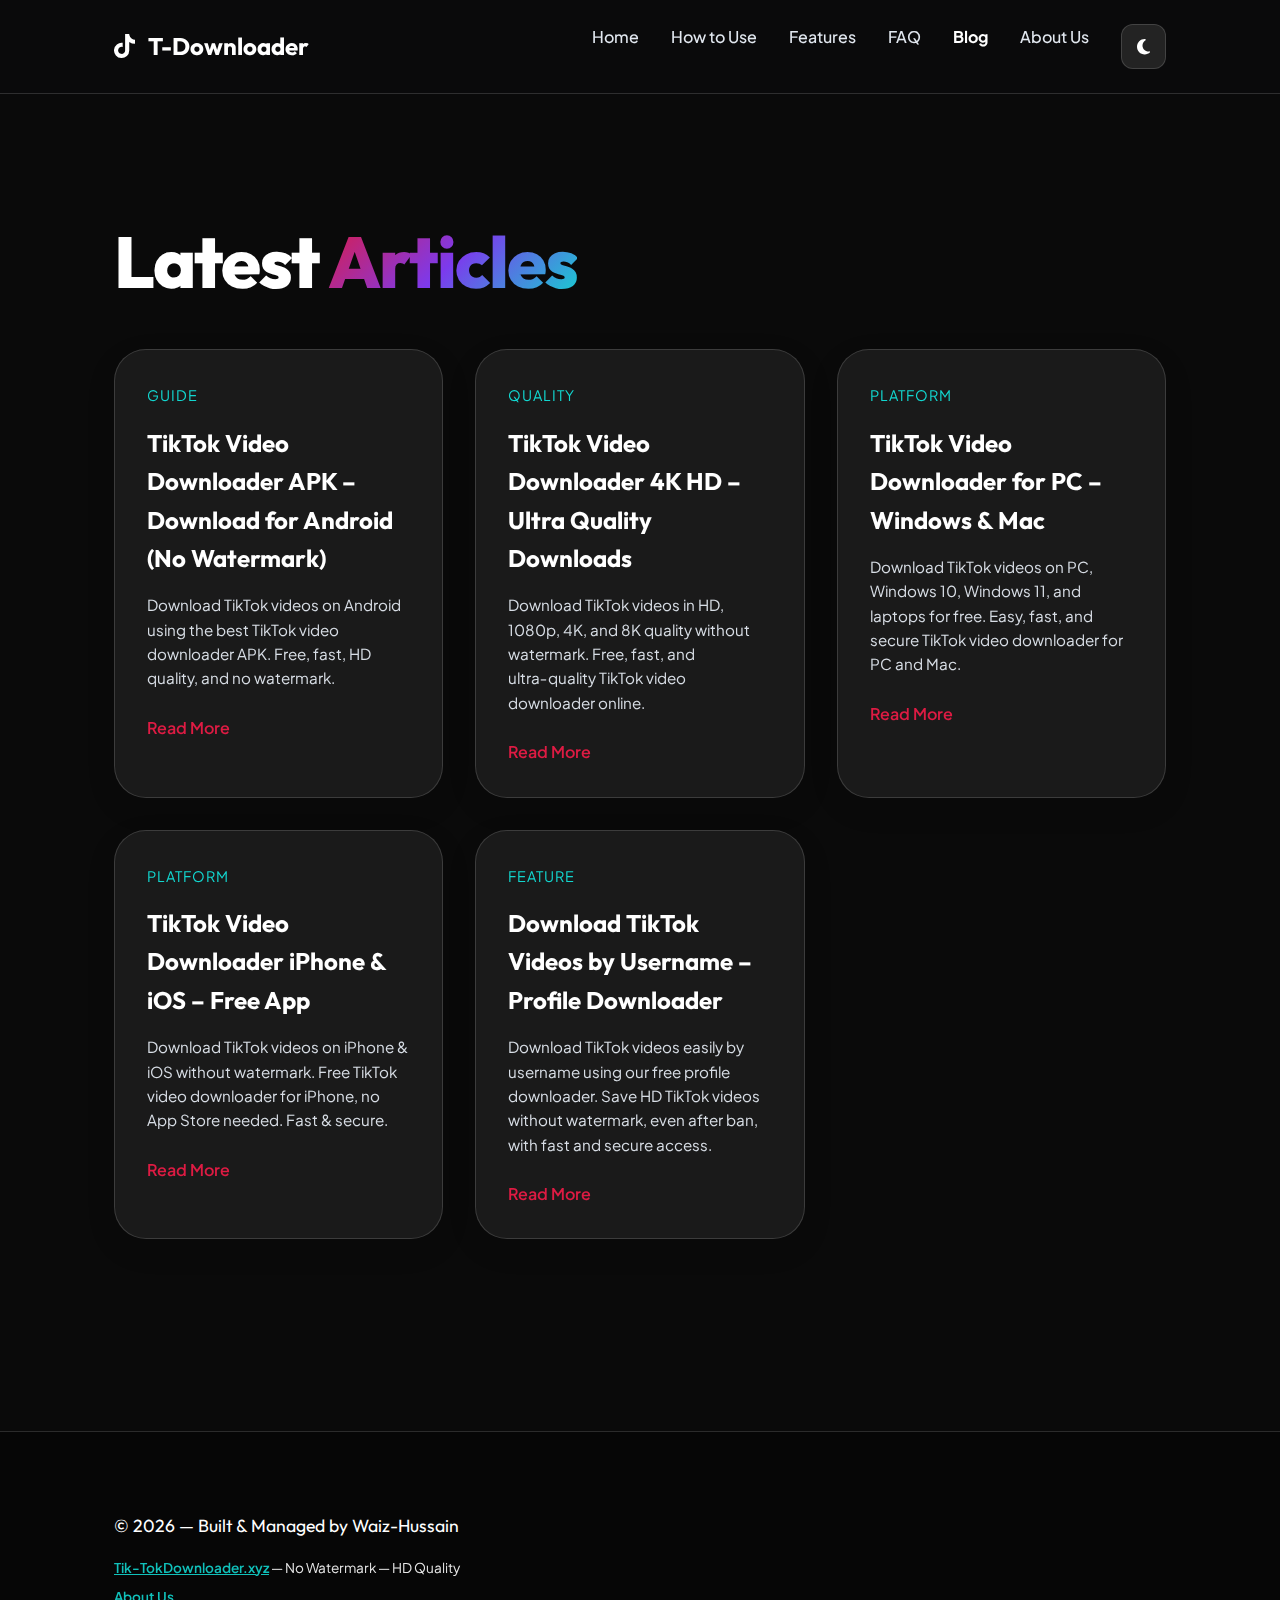
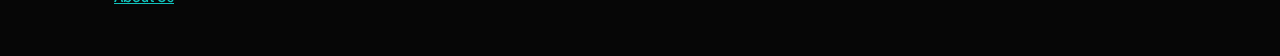
<file: blog.html>
<!DOCTYPE html>
<html lang="en">
<head>
    <meta charset="UTF-8">
    <link rel="icon" type="image/x-icon" href="img/favicon.ico">
    <link rel="icon" type="image/png" sizes="16x16" href="img/favicon-16x16.png">
    <link rel="icon" type="image/png" sizes="32x32" href="img/favicon-32x32.png">
    <link rel="apple-touch-icon" href="img/apple-touch-icon.png">
    <meta name="viewport" content="width=device-width, initial-scale=1.0">
    <meta name="theme-color" content="#0a0a0a">
    <!-- Fonts & Icons (Optimized) -->
    <link rel="preconnect" href="https://fonts.googleapis.com">
    <link rel="preconnect" href="https://fonts.gstatic.com" crossorigin>
    <link rel="preconnect" href="https://cdnjs.cloudflare.com">
    <link rel="preload" href="https://fonts.googleapis.com/css2?family=Outfit:wght@300;400;600;700;800&family=Plus+Jakarta+Sans:wght@400;500;700&display=swap" as="style" onload="this.onload=null;this.rel='stylesheet'">
    <noscript>
        <link rel="stylesheet" href="https://fonts.googleapis.com/css2?family=Outfit:wght@300;400;600;700;800&family=Plus+Jakarta+Sans:wght@400;500;700&display=swap">
    </noscript>
    <style>.fas, .fa-solid { font-family: 'Font Awesome 6 Free'; font-weight: 900; } /* Icons mapping */ :root{--primary:#de1b43;--secondary:#12d6cf;--accent:#7c3aed;--dark:#000000;--bg-dark:#0a0a0a;--card-bg:#1a1a1a;--text-white:#ffffff;--text-muted:#e2e8f0;--gradient:linear-gradient(135deg, #de1b43 0%, #7c3aed 50%, #12d6cf 100%);--glass:#232323;--border:rgba(255, 255, 255, 0.15);--font-main:'Plus Jakarta Sans', sans-serif;--font-heading:'Outfit', sans-serif;--card-shadow:0 10px 40px -10px rgba(0, 0, 0, 0.7);}[data-theme="light"]{--bg-dark:#f0f2f5;--card-bg:#ffffff;--text-white:#1e293b;--text-muted:#64748b;--glass:#ffffff;--border:#e2e8f0;--card-shadow:0 10px 30px -5px rgba(0, 0, 0, 0.1);--secondary-fixed:#0891b2;}[data-theme="light"] body::before{display:none;}[data-theme="dark"]{--secondary-fixed:#25f4ee;}*{margin:0;padding:0;box-sizing:border-box;scroll-behavior:smooth;}html, body{width:100%;margin:0;padding:0;overflow-x:hidden;background-color:var(--bg-dark);}body{color:var(--text-white);font-family:var(--font-main);line-height:1.6;position:relative;background-color:var(--bg-dark);}body::before{display:none;}body::after{display:none;}.container{max-width:1100px;margin:0 auto;padding:0 1.5rem;width:100%;}.bg-blobs{position:fixed;top:0;left:0;width:100%;height:100%;z-index:-1;overflow:hidden;background-color:#050505;}.blob{position:absolute;border-radius:50%;filter:blur(80px);opacity:0.15;animation:pulseGlow 8s infinite alternate ease-in-out;will-change:transform, opacity;}@media (max-width:768px){.blob{filter:blur(50px);}}.blob-1{width:600px;height:600px;background:var(--primary);top:-200px;left:-200px;opacity:0.18;animation-delay:0s;}.blob-2{width:600px;height:600px;background:var(--secondary);bottom:-200px;right:-200px;opacity:0.12;animation-delay:-5s;}.blob-3{display:none;}@keyframes pulseGlow{0%{transform:scale(1);opacity:0.12;}100%{transform:scale(1.1);opacity:0.18;}}[data-theme="light"] .bg-blobs{background-color:#ffffff;}[data-theme="light"] .blob{opacity:0.05;}.navbar{padding:1.5rem 0;background:rgba(10, 10, 12, 0.85);backdrop-filter:blur(15px);border-bottom:1px solid var(--border);position:sticky;top:0;z-index:100;transition:background 0.3s ease;}[data-theme="light"] .navbar{background:rgba(255, 255, 255, 0.9);}.navbar-container{display:flex;justify-content:space-between;align-items:center;}.logo{display:flex;align-items:center;gap:0.8rem;font-family:var(--font-heading);font-weight:700;font-size:1.5rem;}.logo i{color:var(--primary);font-size:1.8rem;}.nav-links{display:flex;gap:2rem;}.nav-links a{color:var(--text-muted);text-decoration:none;font-weight:500;transition:color 0.3s;}.nav-links a:hover{color:var(--text-white);}.nav-link.active{color:var(--text-white);font-weight:700;}.menu-toggle{display:none;flex-direction:column;gap:6px;cursor:pointer;z-index:1001;}.menu-toggle span{width:30px;height:3px;background-color:var(--text-white);border-radius:3px;transition:0.3s;}.theme-btn{background:var(--glass);border:1px solid var(--border);color:var(--text-white);width:45px;height:45px;border-radius:12px;display:flex;align-items:center;justify-content:center;cursor:pointer;transition:all 0.3s ease;font-size:1.1rem;}.theme-btn:hover{background:var(--card-bg);transform:rotate(15deg);}.hero{padding:8rem 0 6rem;text-align:center;}.hero-title{font-family:var(--font-heading);font-size:clamp(2.5rem, 8vw, 4.5rem);font-weight:800;margin-bottom:1.5rem;line-height:1.1;letter-spacing:-2px;}.gradient-text{background:var(--gradient);-webkit-background-clip:text;background-clip:text;-webkit-text-fill-color:transparent;}.hero-subtitle{color:var(--text-muted);font-size:clamp(1rem, 3vw, 1.4rem);max-width:700px;margin:0 auto 4rem;font-weight:400;}.converter-card{background:var(--card-bg);border:1px solid var(--border);padding:0.8rem;border-radius:100px;max-width:850px;margin:0 auto;position:relative;box-shadow:0 20px 50px rgba(0, 0, 0, 0.5), 0 0 0 10px rgba(255, 255, 255, 0.02);backdrop-filter:blur(30px);transition:all 0.4s cubic-bezier(0.175, 0.885, 0.32, 1.275);z-index:10;}.converter-card:focus-within{transform:translateY(-8px) scale(1.01);border-color:rgba(254, 44, 85, 0.5);box-shadow:0 30px 60px rgba(0, 0, 0, 0.6), 0 0 0 12px rgba(254, 44, 85, 0.1);}.input-group{display:flex;width:100%;align-items:center;gap:1.2rem;}.input-wrapper{flex:1;display:flex;align-items:center;background:rgba(0, 0, 0, 0.2);border:1px solid var(--border);border-radius:100px;padding:0.4rem 0.6rem;transition:all 0.3s ease;}[data-theme="light"] .input-wrapper{background:rgba(255, 255, 255, 0.8);}.input-wrapper:focus-within{border-color:var(--primary);box-shadow:0 0 0 4px rgba(254, 44, 85, 0.1);}.input-icon{padding-left:1.2rem;color:var(--text-muted);font-size:1.1rem;}.input-wrapper input{flex:1;background:transparent;border:none;padding:0.8rem 1rem;color:var(--text-white);font-size:1.1rem;outline:none;font-family:var(--font-main);}.paste-btn{background:var(--glass);border:1px solid var(--border);color:var(--text-white);padding:0.6rem 1.2rem;border-radius:100px;display:flex;align-items:center;gap:0.6rem;cursor:pointer;transition:all 0.3s ease;font-weight:600;font-size:0.9rem;}.paste-btn:hover{background:var(--border);transform:translateX(-2px);}.paste-btn i{color:var(--secondary);}.primary-btn{background:var(--primary);color:white;border:none;padding:1.2rem 2.5rem;border-radius:100px;font-weight:800;font-size:1.1rem;cursor:pointer;transition:all 0.3s ease;display:flex;align-items:center;justify-content:center;min-width:180px;box-shadow:0 10px 20px rgba(254, 44, 85, 0.3);text-transform:uppercase;letter-spacing:1px;}.primary-btn:hover{filter:brightness(1.2);transform:scale(1.05);box-shadow:0 15px 30px rgba(254, 44, 85, 0.5);}.primary-btn:active{transform:scale(0.95);}.content-section{padding:8rem 0;}.section-text-center{text-align:center;}.max-width-800{max-width:800px;margin:0 auto;}.margin-bottom-2rem{margin-bottom:2rem;}.text-muted{color:var(--text-muted);}.intro-container{position:relative;padding:3rem;background:var(--glass);border:1px solid var(--border);border-radius:40px;backdrop-filter:blur(25px);text-align:left;overflow:hidden;transition:all 0.4s ease;margin-top:2rem;box-shadow:0 30px 60px rgba(0, 0, 0, 0.2);}.intro-container:hover{transform:translateY(-8px);border-color:rgba(255, 255, 255, 0.2);box-shadow:0 40px 80px rgba(0, 0, 0, 0.3);}.intro-header{display:flex;align-items:center;gap:2rem;margin-bottom:2.5rem;}.intro-icon{width:70px;height:70px;background:var(--gradient);border-radius:22px;display:flex;align-items:center;justify-content:center;font-size:2.2rem;color:white;box-shadow:0 15px 30px rgba(254, 44, 85, 0.3);flex-shrink:0;}.intro-title{font-family:var(--font-heading);font-size:clamp(1.8rem, 5vw, 2.8rem);line-height:1.2;margin:0;background:var(--gradient);-webkit-background-clip:text;background-clip:text;-webkit-text-fill-color:transparent;font-weight:800;}.intro-content{font-size:1.2rem;line-height:1.9;color:var(--text-muted);}.intro-content p{margin-bottom:2rem;}.intro-content strong{color:var(--secondary);font-weight:700;}.intro-accent{position:absolute;top:-50px;right:-50px;width:150px;height:150px;background:var(--primary);filter:blur(80px);opacity:0.15;pointer-events:none;}.loader{display:none;width:20px;height:20px;border:2px solid rgba(255, 255, 255, 0.3);border-radius:50%;border-top-color:white;animation:spin 0.8s linear infinite;}@keyframes spin{to{transform:rotate(360deg);}}.btn-loading .btn-text{display:none;}.btn-loading .loader{display:block;}.error-msg{display:none;margin:1.5rem auto 0;padding:1rem;background:rgba(239, 68, 68, 0.1);border:1px solid rgba(239, 68, 68, 0.3);border-radius:12px;color:#f87171;align-items:center;gap:0.8rem;width:100%;max-width:850px;}.result-container{margin-top:4rem;display:flex;justify-content:center;}.video-card{background:var(--card-bg);border:1px solid var(--border);border-radius:24px;overflow:hidden;width:100%;max-width:450px;animation:slideUp 0.5s ease-out;}@keyframes slideUp{from{opacity:0;transform:translateY(30px);}to{opacity:1;transform:translateY(0);}}.card-header{padding:1.5rem;display:flex;align-items:center;gap:1rem;border-bottom:1px solid var(--border);}.author-avatar{width:50px;height:50px;background:var(--gradient);border-radius:50%;display:flex;align-items:center;justify-content:center;font-weight:700;font-size:1.2rem;}.author-info h4{margin:0;font-weight:700;}.author-info p{font-size:0.85rem;color:var(--text-muted);}.card-body{padding:1.5rem;}.caption{font-size:1rem;margin-bottom:1.5rem;}.stats-grid{display:grid;grid-template-columns:repeat(3, 1fr);gap:1rem;margin-bottom:2rem;}.stat-item{background:var(--glass);padding:0.8rem;border-radius:12px;text-align:center;}.stat-item span{display:block;font-weight:700;}.stat-item label{font-size:0.75rem;color:var(--text-muted);text-transform:uppercase;}.download-link{display:block;text-align:center;background:var(--secondary);color:var(--dark);text-decoration:none;padding:1.2rem;border-radius:16px;font-weight:800;font-size:1.1rem;transition:transform 0.3s;}.download-link:hover{transform:translateY(-3px);box-shadow:0 10px 20px rgba(37, 244, 238, 0.2);}.features{padding:6rem 0;background:rgba(0, 0, 0, 0.2);}.grid-features{display:grid;grid-template-columns:repeat(auto-fit, minmax(300px, 1fr));gap:2rem;}.feature-card{background:var(--glass);padding:3rem 2rem;border-radius:24px;border:1px solid var(--border);transition:background 0.3s;}.feature-card:hover{background:rgba(255, 255, 255, 0.05);}.feature-card i{font-size:2.5rem;margin-bottom:1.5rem;color:var(--secondary);}.feature-card h3{margin-bottom:1rem;color:var(--text-white);}.feature-card p{color:var(--text-white);opacity:0.95;}.features{padding:6rem 0;position:relative;}.feature-card{background:var(--card-bg);padding:3rem 2.5rem;border-radius:32px;border:1px solid var(--border);backdrop-filter:blur(15px);transition:all 0.4s ease;box-shadow:0 10px 30px rgba(0, 0, 0, 0.1);}.feature-card:hover{transform:translateY(-10px);background:var(--glass);border-color:rgba(254, 44, 85, 0.4);box-shadow:0 20px 40px rgba(0, 0, 0, 0.2);}.site-footer{padding:5rem 0 3rem;background:rgba(0, 0, 0, 0.3);border-top:1px solid var(--border);margin-top:4rem;}.footer-content{display:flex;flex-direction:column;align-items:center;text-align:center;gap:2rem;}.footer-owner{font-family:var(--font-heading);font-size:1.1rem;color:var(--text-white);}.footer-socials{display:flex;flex-wrap:wrap;justify-content:center;gap:1.5rem;}.social-icon{font-size:1.5rem;color:var(--text-white);transition:0.3s cubic-bezier(0.175, 0.885, 0.32, 1.275);opacity:0.8;}.social-icon:hover{color:var(--primary);transform:translateY(-5px) scale(1.1);opacity:1;}.footer-bottom-text{font-size:0.85rem;color:var(--text-white);margin-top:1rem;opacity:0.9;}.footer-bottom-text a{color:var(--secondary) !important;font-weight:600;text-decoration:underline;}@media (min-width:769px){.footer-content{flex-direction:row;justify-content:space-between;text-align:left;}}@media (max-width:768px){.container{padding:0 1rem;}.blob-1{width:250px;height:250px;top:-50px;left:-50px;}.blob-2{width:200px;height:200px;bottom:-30px;right:-30px;}.blob-3{width:150px;height:150px;top:30%;left:10%;}.converter-card{border-radius:28px;flex-direction:column;padding:1rem;box-shadow:0 15px 40px rgba(0, 0, 0, 0.4);}.input-group{flex-direction:column;width:100%;gap:1rem;}.input-group input{width:100%;padding:1rem;text-align:center;font-size:1.1rem;border-bottom:1px solid var(--border);}.primary-btn{width:100%;border-radius:20px;padding:1.2rem;}.hero{padding:6rem 0 3rem;}.hero-title{font-size:2.5rem;letter-spacing:-1px;}.hero-subtitle{margin-bottom:3rem;}.grid-features{grid-template-columns:1fr;gap:1.5rem;}.feature-card{padding:2rem 1.5rem;}.menu-toggle{display:flex;}.nav-links{position:fixed;top:0;right:-100%;width:70%;height:100vh;background:var(--bg-dark);flex-direction:column;justify-content:center;align-items:center;gap:2rem;transition:0.4s cubic-bezier(0.175, 0.885, 0.32, 1.275);z-index:1000;box-shadow:-10px 0 30px rgba(0, 0, 0, 0.5);border-left:1px solid var(--border);}.nav-links.active{right:0;}.menu-toggle.active span:nth-child(1){transform:rotate(45deg) translate(7px, 7px);}.menu-toggle.active span:nth-child(2){opacity:0;}.menu-toggle.active span:nth-child(3){transform:rotate(-45deg) translate(6px, -6px);}.intro-container{padding:2rem 1.5rem;border-radius:30px;}.intro-header{flex-direction:column;text-align:center;gap:1.5rem;}.intro-icon{width:60px;height:60px;font-size:1.8rem;}.intro-title{text-align:center;font-size:2rem;}.intro-content{font-size:1.1rem;line-height:1.8;text-align:left;}}@media (max-width:480px){.hero-title{font-size:2.2rem;}.intro-container{padding:1.2rem;}.intro-icon{width:50px;height:50px;font-size:1.4rem;}}</style>
</head>
<body>
    <div class="bg-blobs">
        <div class="blob blob-1"></div>
        <div class="blob blob-2"></div>
    </div>
    <header>
        <nav class="navbar">
            <div class="container navbar-container">
                <a href="/" class="logo" style="text-decoration: none; color: inherit;">
                    <svg xmlns="http://www.w3.org/2000/svg" height="1em" viewBox="0 0 448 512" fill="currentColor"><path d="M448 209.9a210.1 210.1 0 0 1-122.8-39.3V349.4A162.6 162.6 0 1 1 185 188.3V278.2a74.6 74.6 0 1 0 52.2 71.2V0l88 0a121.2 121.2 0 0 0 1.9 22.2h0A122.2 122.2 0 0 0 381 102.4a121.4 121.4 0 0 0 67 20.1z"/></svg>
                    <span>T-Downloader</span>
                </a>
                <div class="menu-toggle" id="mobile-menu-btn">
                    <span></span>
                    <span></span>
                    <span></span>
                </div>
                <div class="nav-links" id="nav-menu">
                    <a href="/" class="nav-link">Home</a>
                    <a href="/#how-to" class="nav-link">How to Use</a>
                    <a href="/#features" class="nav-link">Features</a>
                    <a href="/#faq" class="nav-link">FAQ</a>
                    <a href="blog" class="nav-link active">Blog</a>
                    <a href="about-us" class="nav-link">About Us</a>
                    <button id="theme-toggle" class="theme-btn" aria-label="Toggle Theme">
                        <svg xmlns="http://www.w3.org/2000/svg" height="1em" viewBox="0 0 384 512" fill="currentColor"><path d="M223.5 32C100 32 0 132.3 0 256S100 480 223.6 480c60.6 0 115.5-24.2 155.8-63.4 5-4.9 6.3-12.5 3.1-18.7s-10.1-9.7-17-8.5c-9.8 1.7-19.8 2.6-30.1 2.6-96.9 0-175.5-78.8-175.5-176 0-65.8 36-123.1 89.3-153.3 6.1-3.5 9.2-10.5 7.7-17.3s-7.3-11.9-14.3-12.5c-6.3-.5-12.6-.8-19-.8z"/></svg>
                    </button>
                </div>
            </div>
        </nav>
    </header>
    <main>
        <section class="content-section" style="padding-top: 8rem; min-height: 60vh;">
            <div class="container">
                <h1 class="hero-title" style="margin-bottom: 3rem;">Latest <span class="gradient-text">Articles</span>
                </h1>
                <div class="blog-grid"
                    style="display: grid; grid-template-columns: repeat(auto-fill, minmax(300px, 1fr)); gap: 2rem;">
                    <!-- Blog Post 1 -->
                    <a href="tiktok-video-downloader-apk-android" class="feature-card"
                        style="text-decoration: none; display: block; padding: 2rem; transition: transform 0.3s ease;">
                        <span
                            style="color: var(--secondary); font-size: 0.9rem; text-transform: uppercase; letter-spacing: 1px;">Guide</span>
                        <h2
                            style="font-family: var(--font-heading); margin: 1rem 0; font-size: 1.5rem; color: var(--text-white);">
                            TikTok Video Downloader APK – Download for Android (No Watermark)</h2>
                        <p style="color: var(--text-muted); font-size: 0.95rem;">Download TikTok videos on Android using
                            the best TikTok video downloader APK. Free, fast, HD quality, and no watermark.</p>
                        <div
                            style="margin-top: 1.5rem; color: var(--primary); font-weight: 600; display: flex; align-items: center; gap: 0.5rem;">
                            Read More <i class="fas fa-arrow-right"></i>
                        </div>
                    </a>
                    <!-- Blog Post 2 -->
                    <a href="tiktok-video-downloader-4k-hd" class="feature-card"
                        style="text-decoration: none; display: block; padding: 2rem; transition: transform 0.3s ease;">
                        <span
                            style="color: var(--secondary); font-size: 0.9rem; text-transform: uppercase; letter-spacing: 1px;">Quality</span>
                        <h2
                            style="font-family: var(--font-heading); margin: 1rem 0; font-size: 1.5rem; color: var(--text-white);">
                            TikTok Video Downloader 4K HD – Ultra Quality Downloads</h2>
                        <p style="color: var(--text-muted); font-size: 0.95rem;">Download TikTok videos in HD, 1080p,
                            4K, and 8K quality without watermark. Free, fast, and ultra‑quality TikTok video downloader
                            online.</p>
                        <div
                            style="margin-top: 1.5rem; color: var(--primary); font-weight: 600; display: flex; align-items: center; gap: 0.5rem;">
                            Read More <i class="fas fa-arrow-right"></i>
                        </div>
                    </a>
                    <!-- Blog Post 3 -->
                    <a href="tiktok-video-downloader-for-pc" class="feature-card"
                        style="text-decoration: none; display: block; padding: 2rem; transition: transform 0.3s ease;">
                        <span
                            style="color: var(--secondary); font-size: 0.9rem; text-transform: uppercase; letter-spacing: 1px;">Platform</span>
                        <h2
                            style="font-family: var(--font-heading); margin: 1rem 0; font-size: 1.5rem; color: var(--text-white);">
                            TikTok Video Downloader for PC – Windows & Mac</h2>
                        <p style="color: var(--text-muted); font-size: 0.95rem;">Download TikTok videos on PC, Windows
                            10, Windows 11, and laptops for free. Easy, fast, and secure TikTok video downloader for PC
                            and Mac.</p>
                        <div
                            style="margin-top: 1.5rem; color: var(--primary); font-weight: 600; display: flex; align-items: center; gap: 0.5rem;">
                            Read More <i class="fas fa-arrow-right"></i>
                        </div>
                    </a>
                    <!-- Blog Post 4 -->
                    <a href="tiktok-video-downloader-iphone-ios" class="feature-card"
                        style="text-decoration: none; display: block; padding: 2rem; transition: transform 0.3s ease;">
                        <span
                            style="color: var(--secondary); font-size: 0.9rem; text-transform: uppercase; letter-spacing: 1px;">Platform</span>
                        <h2
                            style="font-family: var(--font-heading); margin: 1rem 0; font-size: 1.5rem; color: var(--text-white);">
                            TikTok Video Downloader iPhone & iOS – Free App</h2>
                        <p style="color: var(--text-muted); font-size: 0.95rem;">Download TikTok videos on iPhone & iOS
                            without watermark. Free TikTok video downloader for iPhone, no App Store needed. Fast &
                            secure.</p>
                        <div
                            style="margin-top: 1.5rem; color: var(--primary); font-weight: 600; display: flex; align-items: center; gap: 0.5rem;">
                            Read More <i class="fas fa-arrow-right"></i>
                        </div>
                    </a>
                    <!-- Blog Post 5 -->
                    <a href="download-tiktok-videos-by-username" class="feature-card"
                        style="text-decoration: none; display: block; padding: 2rem; transition: transform 0.3s ease;">
                        <span
                            style="color: var(--secondary); font-size: 0.9rem; text-transform: uppercase; letter-spacing: 1px;">Feature</span>
                        <h2
                            style="font-family: var(--font-heading); margin: 1rem 0; font-size: 1.5rem; color: var(--text-white);">
                            Download TikTok Videos by Username – Profile Downloader</h2>
                        <p style="color: var(--text-muted); font-size: 0.95rem;">Download TikTok videos easily by
                            username using our free profile downloader. Save HD TikTok videos without watermark, even
                            after ban, with fast and secure access.</p>
                        <div
                            style="margin-top: 1.5rem; color: var(--primary); font-weight: 600; display: flex; align-items: center; gap: 0.5rem;">
                            Read More <i class="fas fa-arrow-right"></i>
                        </div>
                    </a>
                </div>
            </div>
        </section>
    </main>
    <footer class="site-footer">
        <div class="container">
            <div class="footer-content">
                <div class="footer-left">
                    <p class="footer-owner">© 2026 — Built & Managed by Waiz-Hussain</p>
                    <p class="footer-bottom-text"><a href="https://tik-tokdownloader.xyz">Tik-TokDownloader.xyz</a> — No
                        Watermark — HD Quality</p>
                    <p class="footer-bottom-text" style="margin-top: 0.5rem;">
                        <a href="about-us" style="text-decoration: underline;">About Us</a>
                    </p>
                </div>
                <div class="footer-socials">
                    <a href="https://facebook.com/" class="social-icon" target="_blank" aria-label="Facebook"><i
                            class="fab fa-facebook"></i></a>
                    <a href="https://instagram.com/" class="social-icon" target="_blank" aria-label="Instagram"><i
                            class="fab fa-instagram"></i></a>
                    <a href="https://twitter.com/" class="social-icon" target="_blank" aria-label="Twitter"><i
                            class="fab fa-x-twitter"></i></a>
                    <a href="https://youtube.com/" class="social-icon" target="_blank" aria-label="YouTube"><i
                            class="fab fa-youtube"></i></a>
                    <a href="https://linkedin.com/" class="social-icon" target="_blank" aria-label="LinkedIn"><i
                            class="fab fa-linkedin"></i></a>
                    <a href="https://wa.me/923272051549" class="social-icon" target="_blank" aria-label="WhatsApp"><i
                            class="fab fa-whatsapp"></i></a>
                </div>
            </div>
        </div>
    </footer>
    <script src="/js/main.js?v=1.2" defer></script>
    <script>
        function loadGTag() {
            var script = document.createElement('script');
            script.async = true;
            script.src = 'https://www.googletagmanager.com/gtag/js?id=G-SVDCDJZ6CM';
            document.body.appendChild(script);
            script.onload = function() {
                window.dataLayer = window.dataLayer || [];
                function gtag(){dataLayer.push(arguments);}
                gtag('js', new Date());
                gtag('config', 'G-SVDCDJZ6CM');
            };
        }
        window.addEventListener('load', function() {
            setTimeout(loadGTag, 3000);
        });
    </script>
</body>
</html>
</file>
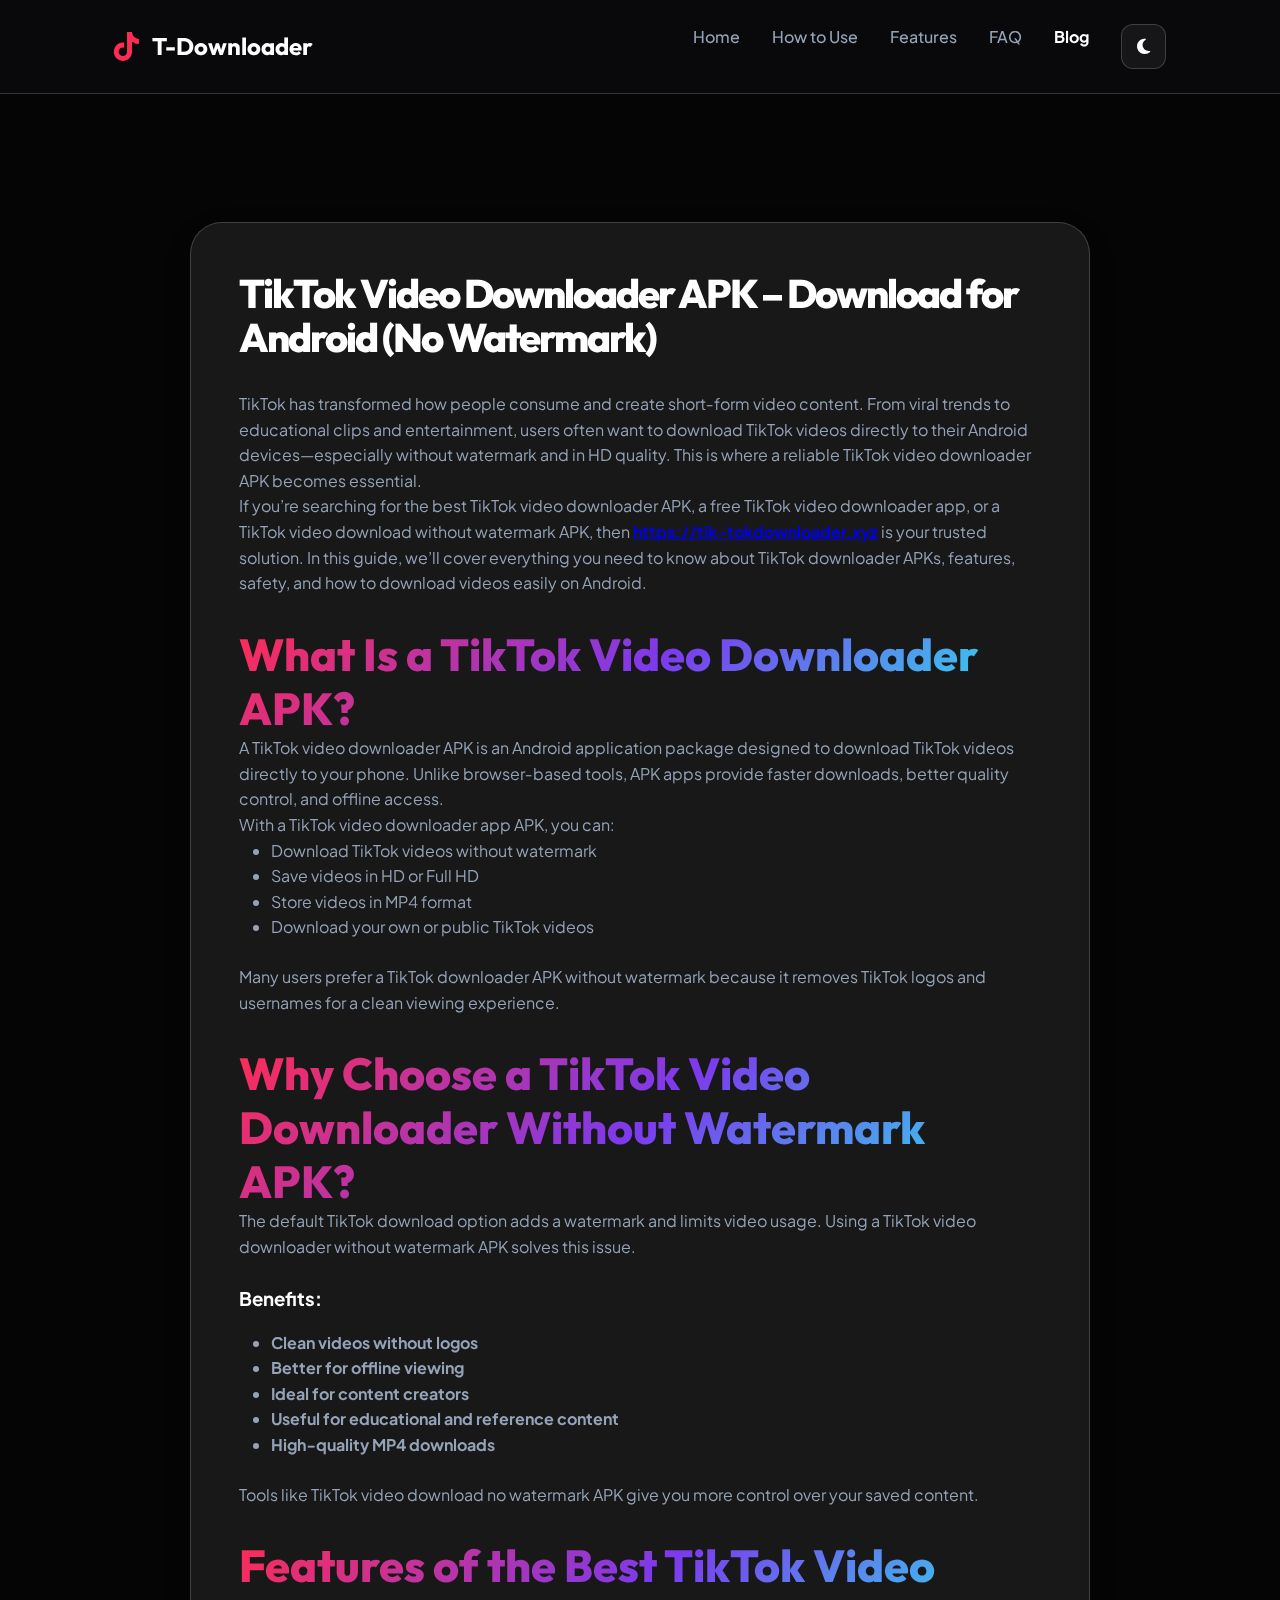
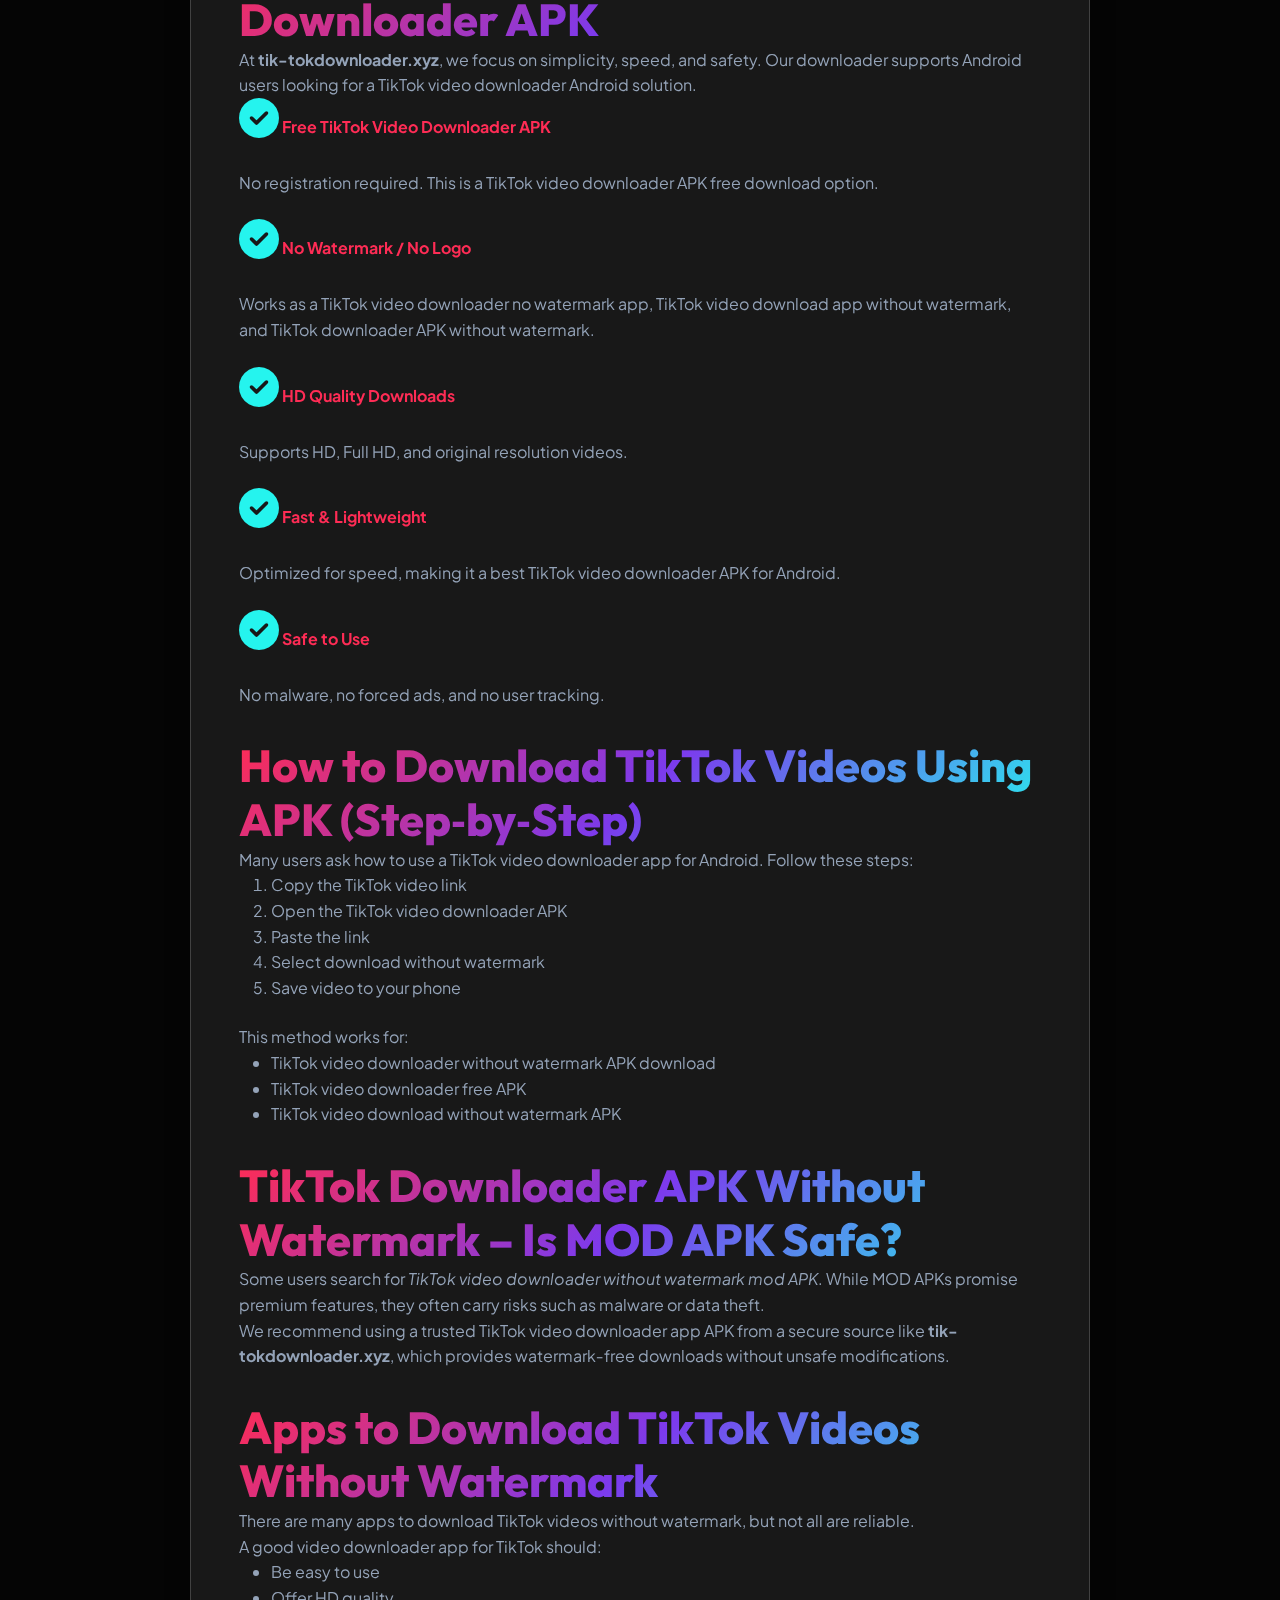
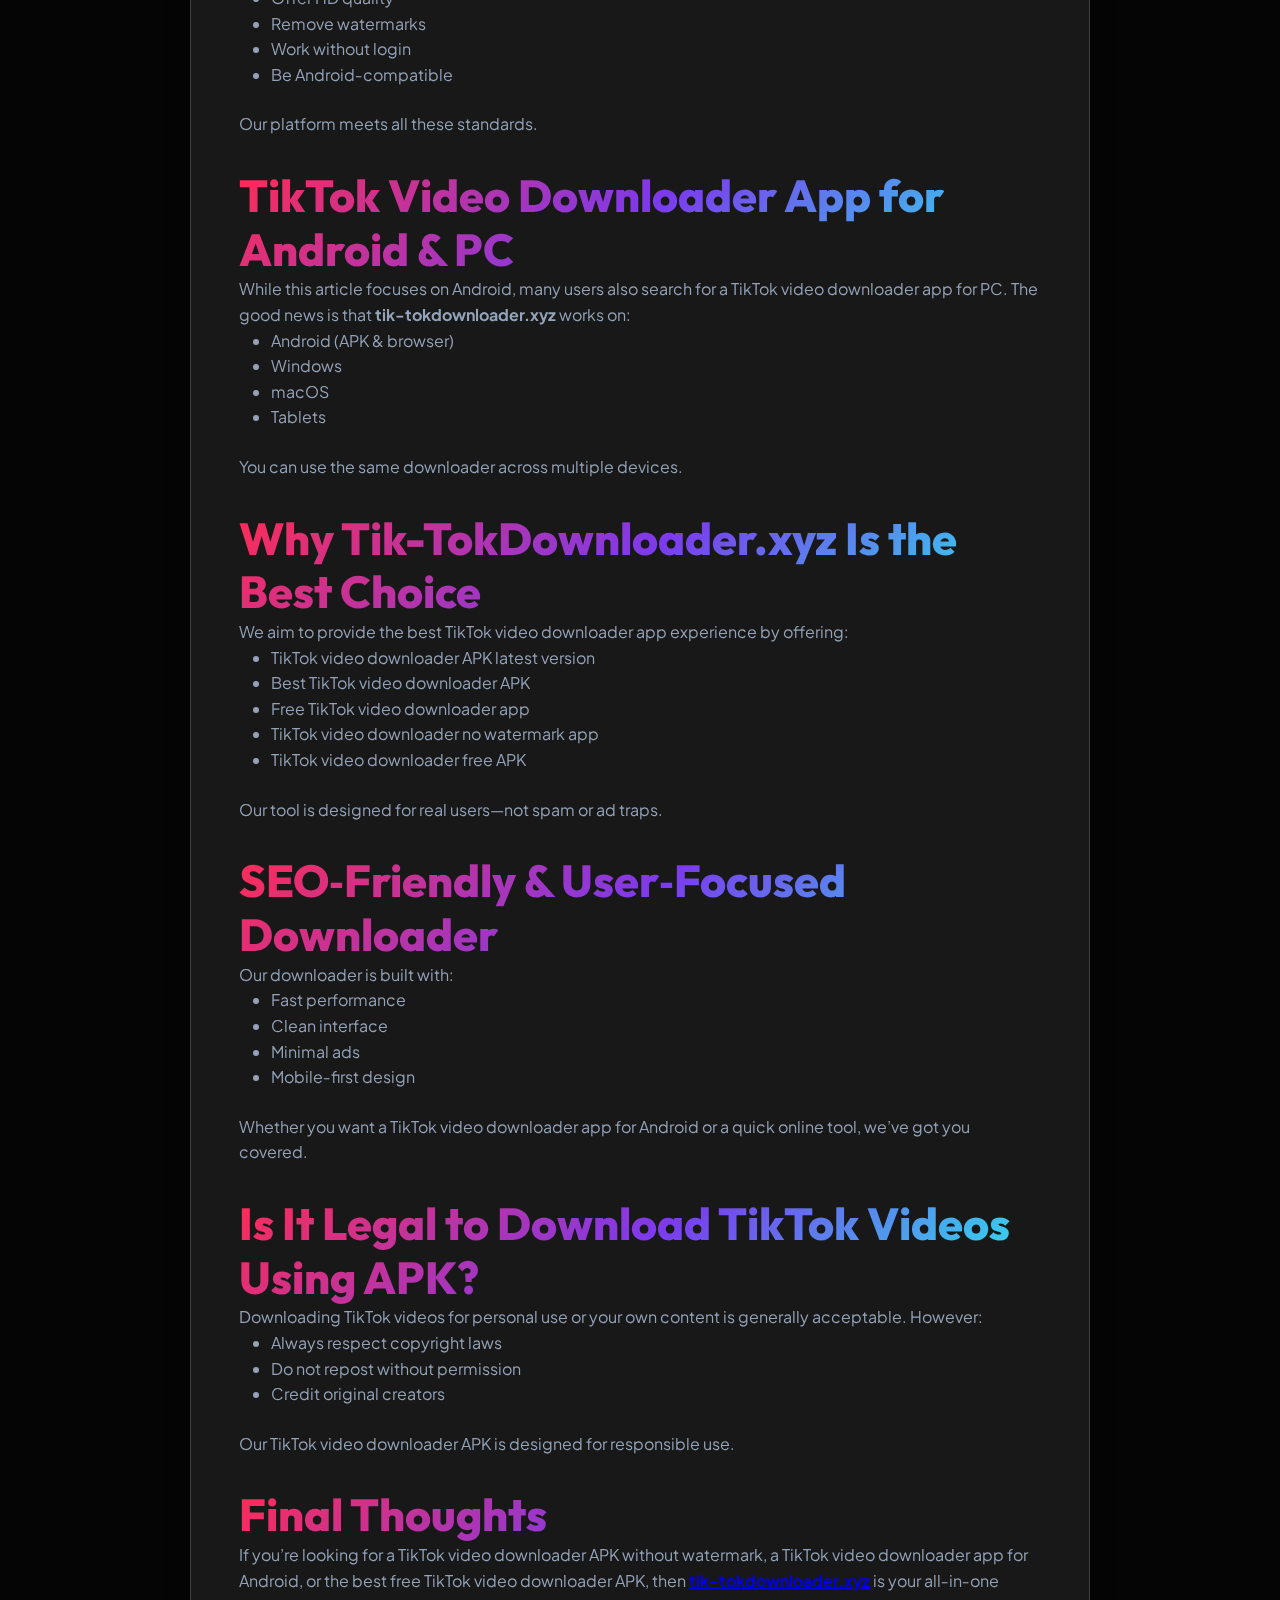
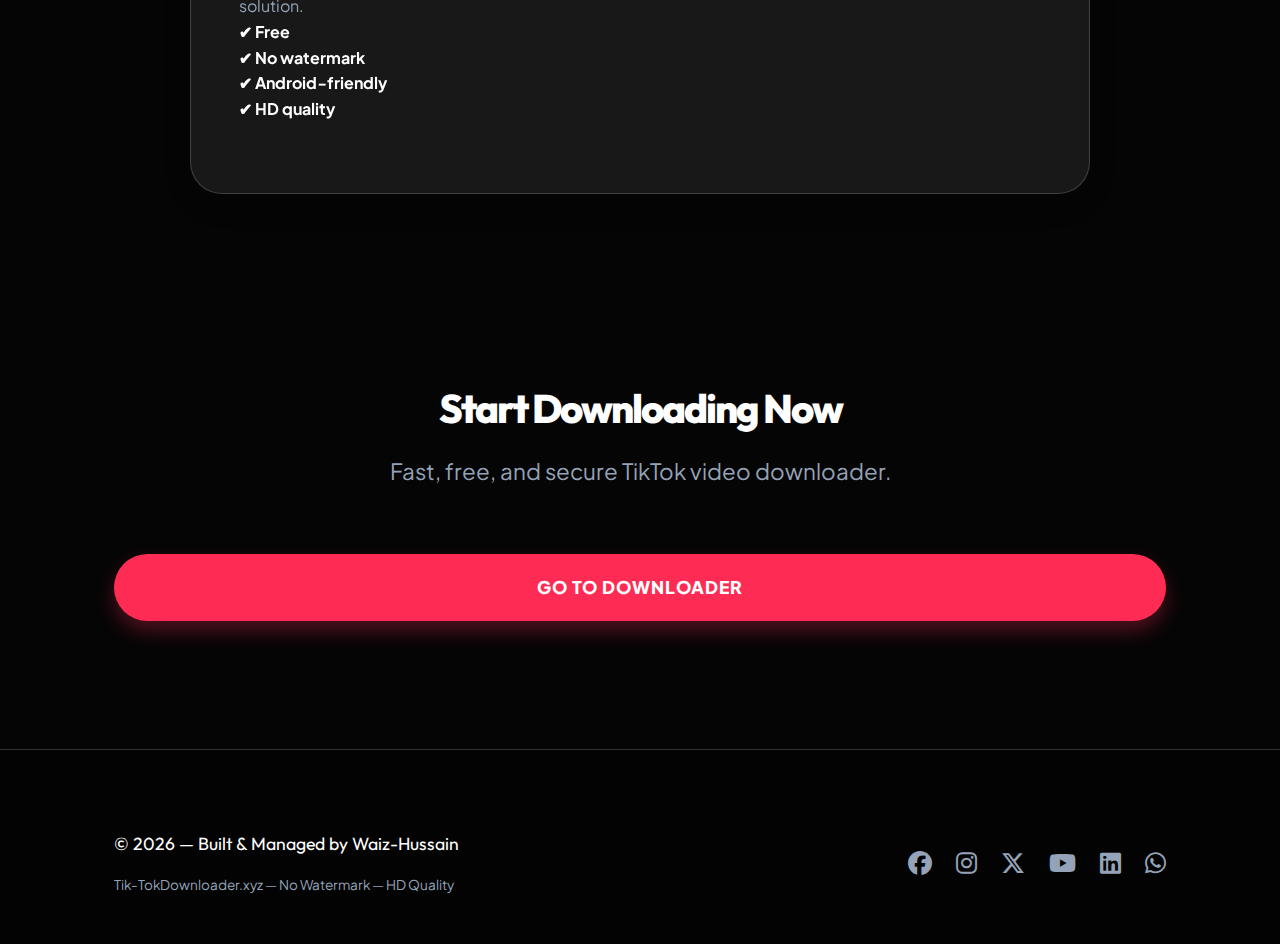
<file: blog/tiktok-video-downloader-apk-android.html>
<!DOCTYPE html>
<html lang="en">

<head>
    <meta charset="UTF-8">
    <meta name="viewport" content="width=device-width, initial-scale=1.0">

    <!-- SEO Meta Tags -->
    <title>TikTok Video Downloader APK – Download for Android (No Watermark)</title>
    <meta name="description"
        content="TikTok video downloader APK for Android. Download HD TikTok videos without watermark using a free, fast, and safe downloader app.">
    <meta name="keywords"
        content="TikTok video downloader APK, TikTok video downloader app, TikTok downloader android, no watermark apk, download tiktok videos android">

    <!-- Canonical URL -->
    <link rel="canonical" href="https://tik-tokdownloader.xyz/tiktok-video-downloader-apk-android">

    <!-- Open Graph Tags -->
    <meta property="og:title" content="TikTok Video Downloader APK – Download for Android (No Watermark)">
    <meta property="og:description"
        content="TikTok video downloader APK for Android. Download HD TikTok videos without watermark using a free, fast, and safe downloader app.">
    <meta property="og:url" content="https://tik-tokdownloader.xyz/tiktok-video-downloader-apk-android">
    <meta property="og:type" content="article">

    <!-- Fonts & Icons -->
    <link rel="preconnect" href="https://fonts.googleapis.com">
    <link rel="preconnect" href="https://fonts.gstatic.com" crossorigin>
    <link
        href="https://fonts.googleapis.com/css2?family=Outfit:wght@300;400;600;700&family=Plus+Jakarta+Sans:wght@400;500;700&display=swap"
        rel="stylesheet">
    <link rel="stylesheet" href="https://cdnjs.cloudflare.com/ajax/libs/font-awesome/6.4.0/css/all.min.css">

    <!-- CSS Link -->
    <link rel="stylesheet" href="/static/css/style.css?v=1.2">

</head>

<body>

    <div class="bg-blobs">
        <div class="blob blob-1"></div>
        <div class="blob blob-2"></div>
    </div>

    <header>
        <nav class="navbar">
            <div class="container navbar-container">
                <a href="/" class="logo" style="text-decoration: none; color: inherit;">
                    <i class="fab fa-tiktok"></i>
                    <span>T-Downloader</span>
                </a>

                <div class="menu-toggle" id="mobile-menu-btn">
                    <span></span>
                    <span></span>
                    <span></span>
                </div>

                <div class="nav-links" id="nav-menu">
                    <a href="/" class="nav-link">Home</a>
                    <a href="/#how-to" class="nav-link">How to Use</a>
                    <a href="/#features" class="nav-link">Features</a>
                    <a href="/#faq" class="nav-link">FAQ</a>
                    <a href="/blog.html" class="nav-link active">Blog</a>
                    <button id="theme-toggle" class="theme-btn" aria-label="Toggle Theme">
                        <i class="fas fa-moon"></i>
                    </button>
                </div>
            </div>
        </nav>
    </header>

    <main>
        <section class="content-section" style="padding-top: 8rem;">
            <div class="container">
                <article class="feature-card"
                    style="text-align: left; padding: 3rem; max-width: 900px; margin: 0 auto;">
                    <h1 class="hero-title" style="font-size: 2.5rem; margin-bottom: 2rem;">TikTok Video Downloader APK –
                        Download for Android (No Watermark)</h1>

                    <p>TikTok has transformed how people consume and create short‑form video content. From viral trends
                        to educational clips and entertainment, users often want to download TikTok videos directly to
                        their Android devices—especially without watermark and in HD quality. This is where a reliable
                        TikTok video downloader APK becomes essential.</p>

                    <p>If you’re searching for the best TikTok video downloader APK, a free TikTok video downloader app,
                        or a TikTok video download without watermark APK, then <a
                            href="https://tik-tokdownloader.xyz"><strong>https://tik-tokdownloader.xyz</strong></a> is
                        your trusted solution. In this guide, we’ll cover everything you need to know about TikTok
                        downloader APKs, features, safety, and how to download videos easily on Android.</p>

                    <h2 class="intro-title" style="margin-top: 2rem;">What Is a TikTok Video Downloader APK?</h2>
                    <p>A TikTok video downloader APK is an Android application package designed to download TikTok
                        videos directly to your phone. Unlike browser‑based tools, APK apps provide faster downloads,
                        better quality control, and offline access.</p>
                    <p>With a TikTok video downloader app APK, you can:</p>
                    <ul
                        style="list-style-type: disc; margin-left: 2rem; margin-bottom: 1.5rem; color: var(--text-muted);">
                        <li>Download TikTok videos without watermark</li>
                        <li>Save videos in HD or Full HD</li>
                        <li>Store videos in MP4 format</li>
                        <li>Download your own or public TikTok videos</li>
                    </ul>
                    <p>Many users prefer a TikTok downloader APK without watermark because it removes TikTok logos and
                        usernames for a clean viewing experience.</p>

                    <h2 class="intro-title" style="margin-top: 2rem;">Why Choose a TikTok Video Downloader Without
                        Watermark APK?</h2>
                    <p>The default TikTok download option adds a watermark and limits video usage. Using a TikTok video
                        downloader without watermark APK solves this issue.</p>

                    <h3 style="color: var(--secondary-fixed); margin-top: 1.5rem;">Benefits:</h3>
                    <ul
                        style="list-style-type: disc; margin-left: 2rem; margin-bottom: 1.5rem; color: var(--text-muted);">
                        <li><strong>Clean videos without logos</strong></li>
                        <li><strong>Better for offline viewing</strong></li>
                        <li><strong>Ideal for content creators</strong></li>
                        <li><strong>Useful for educational and reference content</strong></li>
                        <li><strong>High‑quality MP4 downloads</strong></li>
                    </ul>
                    <p>Tools like TikTok video download no watermark APK give you more control over your saved content.
                    </p>

                    <h2 class="intro-title" style="margin-top: 2rem;">Features of the Best TikTok Video Downloader APK
                    </h2>
                    <p>At <strong>tik-tokdownloader.xyz</strong>, we focus on simplicity, speed, and safety. Our
                        downloader supports Android users looking for a TikTok video downloader Android solution.</p>

                    <div style="margin-bottom: 1.5rem;">
                        <h4 style="color: var(--primary); margin-bottom: 0.5rem;"><i class="fas fa-check-circle"></i>
                            Free TikTok Video Downloader APK</h4>
                        <p>No registration required. This is a TikTok video downloader APK free download option.</p>
                    </div>

                    <div style="margin-bottom: 1.5rem;">
                        <h4 style="color: var(--primary); margin-bottom: 0.5rem;"><i class="fas fa-check-circle"></i> No
                            Watermark / No Logo</h4>
                        <p>Works as a TikTok video downloader no watermark app, TikTok video download app without
                            watermark, and TikTok downloader APK without watermark.</p>
                    </div>

                    <div style="margin-bottom: 1.5rem;">
                        <h4 style="color: var(--primary); margin-bottom: 0.5rem;"><i class="fas fa-check-circle"></i> HD
                            Quality Downloads</h4>
                        <p>Supports HD, Full HD, and original resolution videos.</p>
                    </div>

                    <div style="margin-bottom: 1.5rem;">
                        <h4 style="color: var(--primary); margin-bottom: 0.5rem;"><i class="fas fa-check-circle"></i>
                            Fast & Lightweight</h4>
                        <p>Optimized for speed, making it a best TikTok video downloader APK for Android.</p>
                    </div>

                    <div style="margin-bottom: 1.5rem;">
                        <h4 style="color: var(--primary); margin-bottom: 0.5rem;"><i class="fas fa-check-circle"></i>
                            Safe to Use</h4>
                        <p>No malware, no forced ads, and no user tracking.</p>
                    </div>

                    <h2 class="intro-title" style="margin-top: 2rem;">How to Download TikTok Videos Using APK
                        (Step‑by‑Step)</h2>
                    <p>Many users ask how to use a TikTok video downloader app for Android. Follow these steps:</p>
                    <ol style="margin-left: 2rem; margin-bottom: 1.5rem; color: var(--text-muted);">
                        <li>Copy the TikTok video link</li>
                        <li>Open the TikTok video downloader APK</li>
                        <li>Paste the link</li>
                        <li>Select download without watermark</li>
                        <li>Save video to your phone</li>
                    </ol>
                    <p>This method works for:</p>
                    <ul
                        style="list-style-type: disc; margin-left: 2rem; margin-bottom: 1.5rem; color: var(--text-muted);">
                        <li>TikTok video downloader without watermark APK download</li>
                        <li>TikTok video downloader free APK</li>
                        <li>TikTok video download without watermark APK</li>
                    </ul>

                    <h2 class="intro-title" style="margin-top: 2rem;">TikTok Downloader APK Without Watermark – Is MOD
                        APK Safe?</h2>
                    <p>Some users search for <em>TikTok video downloader without watermark mod APK</em>. While MOD APKs
                        promise premium features, they often carry risks such as malware or data theft.</p>
                    <p>We recommend using a trusted TikTok video downloader app APK from a secure source like
                        <strong>tik-tokdownloader.xyz</strong>, which provides watermark‑free downloads without unsafe
                        modifications.</p>

                    <h2 class="intro-title" style="margin-top: 2rem;">Apps to Download TikTok Videos Without Watermark
                    </h2>
                    <p>There are many apps to download TikTok videos without watermark, but not all are reliable.</p>
                    <p>A good video downloader app for TikTok should:</p>
                    <ul
                        style="list-style-type: disc; margin-left: 2rem; margin-bottom: 1.5rem; color: var(--text-muted);">
                        <li>Be easy to use</li>
                        <li>Offer HD quality</li>
                        <li>Remove watermarks</li>
                        <li>Work without login</li>
                        <li>Be Android‑compatible</li>
                    </ul>
                    <p>Our platform meets all these standards.</p>

                    <h2 class="intro-title" style="margin-top: 2rem;">TikTok Video Downloader App for Android & PC</h2>
                    <p>While this article focuses on Android, many users also search for a TikTok video downloader app
                        for PC. The good news is that <strong>tik-tokdownloader.xyz</strong> works on:</p>
                    <ul
                        style="list-style-type: disc; margin-left: 2rem; margin-bottom: 1.5rem; color: var(--text-muted);">
                        <li>Android (APK & browser)</li>
                        <li>Windows</li>
                        <li>macOS</li>
                        <li>Tablets</li>
                    </ul>
                    <p>You can use the same downloader across multiple devices.</p>

                    <h2 class="intro-title" style="margin-top: 2rem;">Why Tik-TokDownloader.xyz Is the Best Choice</h2>
                    <p>We aim to provide the best TikTok video downloader app experience by offering:</p>
                    <ul
                        style="list-style-type: disc; margin-left: 2rem; margin-bottom: 1.5rem; color: var(--text-muted);">
                        <li>TikTok video downloader APK latest version</li>
                        <li>Best TikTok video downloader APK</li>
                        <li>Free TikTok video downloader app</li>
                        <li>TikTok video downloader no watermark app</li>
                        <li>TikTok video downloader free APK</li>
                    </ul>
                    <p>Our tool is designed for real users—not spam or ad traps.</p>

                    <h2 class="intro-title" style="margin-top: 2rem;">SEO‑Friendly & User‑Focused Downloader</h2>
                    <p>Our downloader is built with:</p>
                    <ul
                        style="list-style-type: disc; margin-left: 2rem; margin-bottom: 1.5rem; color: var(--text-muted);">
                        <li>Fast performance</li>
                        <li>Clean interface</li>
                        <li>Minimal ads</li>
                        <li>Mobile‑first design</li>
                    </ul>
                    <p>Whether you want a TikTok video downloader app for Android or a quick online tool, we’ve got you
                        covered.</p>

                    <h2 class="intro-title" style="margin-top: 2rem;">Is It Legal to Download TikTok Videos Using APK?
                    </h2>
                    <p>Downloading TikTok videos for personal use or your own content is generally acceptable. However:
                    </p>
                    <ul
                        style="list-style-type: disc; margin-left: 2rem; margin-bottom: 1.5rem; color: var(--text-muted);">
                        <li>Always respect copyright laws</li>
                        <li>Do not repost without permission</li>
                        <li>Credit original creators</li>
                    </ul>
                    <p>Our TikTok video downloader APK is designed for responsible use.</p>

                    <h2 class="intro-title" style="margin-top: 2rem;">Final Thoughts</h2>
                    <p>If you’re looking for a TikTok video downloader APK without watermark, a TikTok video downloader
                        app for Android, or the best free TikTok video downloader APK, then <a
                            href="https://tik-tokdownloader.xyz"><strong>tik-tokdownloader.xyz</strong></a> is your
                        all‑in‑one solution.</p>
                    <ul
                        style="list-style-type: none; margin-left: 0; margin-bottom: 1.5rem; color: var(--secondary-fixed); font-weight: bold;">
                        <li>✔ Free</li>
                        <li>✔ No watermark</li>
                        <li>✔ Android‑friendly</li>
                        <li>✔ HD quality</li>
                    </ul>
                </article>
            </div>
        </section>

        <!-- CTA Section -->
        <section class="hero" style="padding: 4rem 0;">
            <div class="container">
                <h2 class="hero-title" style="font-size: 2.5rem;">Start Downloading Now</h2>
                <p class="hero-subtitle">Fast, free, and secure TikTok video downloader.</p>
                <a href="/#converter" class="primary-btn" style="margin: 0 auto; text-decoration: none;">Go to
                    Downloader</a>
            </div>
        </section>
    </main>

    <footer class="site-footer">
        <div class="container">
            <div class="footer-content">
                <div class="footer-left">
                    <p class="footer-owner">© 2026 — Built & Managed by Waiz-Hussain</p>
                    <p class="footer-bottom-text">Tik-TokDownloader.xyz — No Watermark — HD Quality</p>
                </div>
                <div class="footer-socials">
                    <a href="https://facebook.com/" class="social-icon" target="_blank" aria-label="Facebook"><i
                            class="fab fa-facebook"></i></a>
                    <a href="https://instagram.com/" class="social-icon" target="_blank" aria-label="Instagram"><i
                            class="fab fa-instagram"></i></a>
                    <a href="https://twitter.com/" class="social-icon" target="_blank" aria-label="Twitter"><i
                            class="fab fa-x-twitter"></i></a>
                    <a href="https://youtube.com/" class="social-icon" target="_blank" aria-label="YouTube"><i
                            class="fab fa-youtube"></i></a>
                    <a href="https://linkedin.com/" class="social-icon" target="_blank" aria-label="LinkedIn"><i
                            class="fab fa-linkedin"></i></a>
                    <a href="https://wa.me/923272051549" class="social-icon" target="_blank" aria-label="WhatsApp"><i
                            class="fab fa-whatsapp"></i></a>
                </div>
            </div>
        </div>
    </footer>

    <script src="/static/js/main.js?v=1.2"></script>
    <script>
        const mobileMenuBtn = document.getElementById('mobile-menu-btn');
        const navMenu = document.getElementById('nav-menu');

        mobileMenuBtn.addEventListener('click', () => {
            mobileMenuBtn.classList.toggle('active');
            navMenu.classList.toggle('active');
        });
    </script>
</body>

</html>
</file>
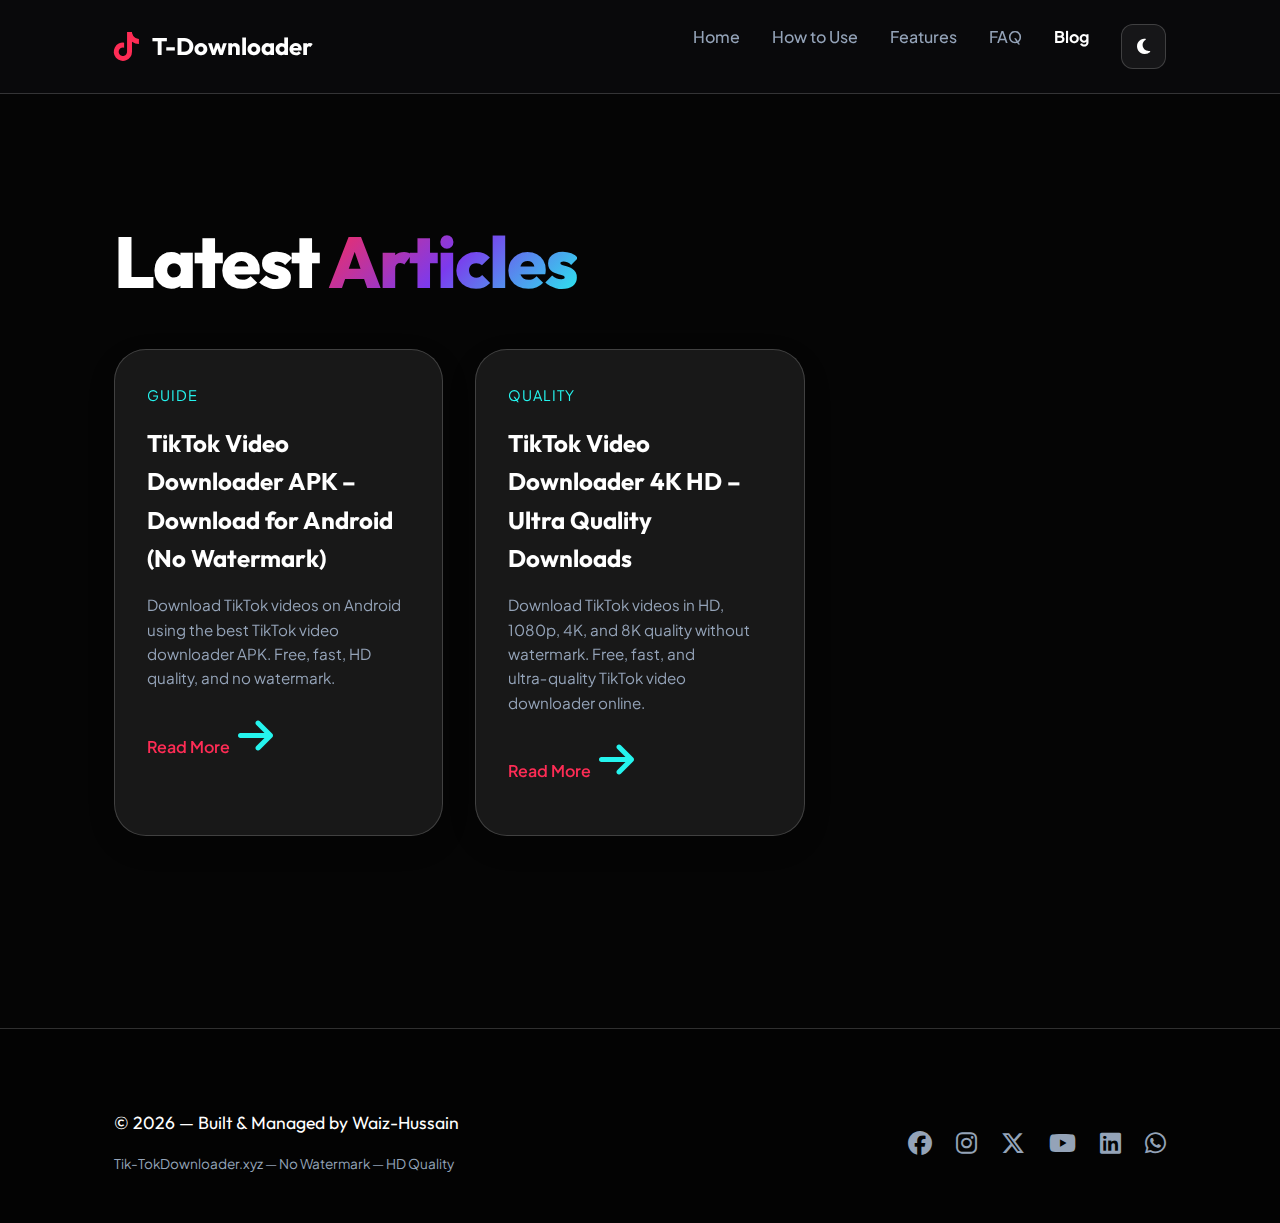
<file: static/blog.html>
<!DOCTYPE html>
<html lang="en">

<head>
    <meta charset="UTF-8">
    <meta name="viewport" content="width=device-width, initial-scale=1.0">

    <!-- SEO Meta Tags -->
    <title>Blog – Tik-TokDownloader.xyz</title>
    <meta name="description"
        content="Read the latest updates, guides, and tips about downloading TikTok videos without watermark.">

    <!-- Canonical URL -->
    <link rel="canonical" href="https://tik-tokdownloader.xyz/blog.html">

    <!-- Fonts & Icons -->
    <link rel="preconnect" href="https://fonts.googleapis.com">
    <link rel="preconnect" href="https://fonts.gstatic.com" crossorigin>
    <link
        href="https://fonts.googleapis.com/css2?family=Outfit:wght@300;400;600;700&family=Plus+Jakarta+Sans:wght@400;500;700&display=swap"
        rel="stylesheet">
    <link rel="stylesheet" href="https://cdnjs.cloudflare.com/ajax/libs/font-awesome/6.4.0/css/all.min.css">

    <!-- CSS Link -->
    <link rel="stylesheet" href="/static/css/style.css?v=1.2">

</head>

<body>

    <div class="bg-blobs">
        <div class="blob blob-1"></div>
        <div class="blob blob-2"></div>
    </div>

    <header>
        <nav class="navbar">
            <div class="container navbar-container">
                <a href="/" class="logo" style="text-decoration: none; color: inherit;">
                    <i class="fab fa-tiktok"></i>
                    <span>T-Downloader</span>
                </a>

                <div class="menu-toggle" id="mobile-menu-btn">
                    <span></span>
                    <span></span>
                    <span></span>
                </div>

                <div class="nav-links" id="nav-menu">
                    <a href="/" class="nav-link">Home</a>
                    <a href="/#how-to" class="nav-link">How to Use</a>
                    <a href="/#features" class="nav-link">Features</a>
                    <a href="/#faq" class="nav-link">FAQ</a>
                    <a href="/blog.html" class="nav-link active">Blog</a>
                    <button id="theme-toggle" class="theme-btn" aria-label="Toggle Theme">
                        <i class="fas fa-moon"></i>
                    </button>
                </div>
            </div>
        </nav>
    </header>

    <main>
        <section class="content-section" style="padding-top: 8rem; min-height: 60vh;">
            <div class="container">
                <h1 class="hero-title" style="margin-bottom: 3rem;">Latest <span class="gradient-text">Articles</span>
                </h1>

                <div class="blog-grid"
                    style="display: grid; grid-template-columns: repeat(auto-fill, minmax(300px, 1fr)); gap: 2rem;">

                    <!-- Blog Post 1 -->
                    <a href="./tiktok-video-downloader-apk-android.html" class="feature-card"
                        style="text-decoration: none; display: block; padding: 2rem; transition: transform 0.3s ease;">
                        <span
                            style="color: var(--secondary); font-size: 0.9rem; text-transform: uppercase; letter-spacing: 1px;">Guide</span>
                        <h2
                            style="font-family: var(--font-heading); margin: 1rem 0; font-size: 1.5rem; color: var(--text-white);">
                            TikTok Video Downloader APK – Download for Android (No Watermark)</h2>
                        <p style="color: var(--text-muted); font-size: 0.95rem;">Download TikTok videos on Android using
                            the best TikTok video downloader APK. Free, fast, HD quality, and no watermark.</p>
                        <div
                            style="margin-top: 1.5rem; color: var(--primary); font-weight: 600; display: flex; align-items: center; gap: 0.5rem;">
                            Read More <i class="fas fa-arrow-right"></i>
                        </div>
                    </a>

                    <!-- Blog Post 2 -->
                    <a href="./tiktok-video-downloader-4k-hd.html" class="feature-card"
                        style="text-decoration: none; display: block; padding: 2rem; transition: transform 0.3s ease;">
                        <span
                            style="color: var(--secondary); font-size: 0.9rem; text-transform: uppercase; letter-spacing: 1px;">Quality</span>
                        <h2
                            style="font-family: var(--font-heading); margin: 1rem 0; font-size: 1.5rem; color: var(--text-white);">
                            TikTok Video Downloader 4K HD – Ultra Quality Downloads</h2>
                        <p style="color: var(--text-muted); font-size: 0.95rem;">Download TikTok videos in HD, 1080p,
                            4K, and 8K quality without watermark. Free, fast, and ultra‑quality TikTok video downloader
                            online.</p>
                        <div
                            style="margin-top: 1.5rem; color: var(--primary); font-weight: 600; display: flex; align-items: center; gap: 0.5rem;">
                            Read More <i class="fas fa-arrow-right"></i>
                        </div>
                    </a>

                </div>
            </div>
        </section>
    </main>

    <footer class="site-footer">
        <div class="container">
            <div class="footer-content">
                <div class="footer-left">
                    <p class="footer-owner">© 2026 — Built & Managed by Waiz-Hussain</p>
                    <p class="footer-bottom-text">Tik-TokDownloader.xyz — No Watermark — HD Quality</p>
                </div>
                <div class="footer-socials">
                    <a href="https://facebook.com/" class="social-icon" target="_blank" aria-label="Facebook"><i
                            class="fab fa-facebook"></i></a>
                    <a href="https://instagram.com/" class="social-icon" target="_blank" aria-label="Instagram"><i
                            class="fab fa-instagram"></i></a>
                    <a href="https://twitter.com/" class="social-icon" target="_blank" aria-label="Twitter"><i
                            class="fab fa-x-twitter"></i></a>
                    <a href="https://youtube.com/" class="social-icon" target="_blank" aria-label="YouTube"><i
                            class="fab fa-youtube"></i></a>
                    <a href="https://linkedin.com/" class="social-icon" target="_blank" aria-label="LinkedIn"><i
                            class="fab fa-linkedin"></i></a>
                    <a href="https://wa.me/923272051549" class="social-icon" target="_blank" aria-label="WhatsApp"><i
                            class="fab fa-whatsapp"></i></a>
                </div>
            </div>
        </div>
    </footer>

    <script src="/static/js/main.js?v=1.2"></script>
    <script>
        const mobileMenuBtn = document.getElementById('mobile-menu-btn');
        const navMenu = document.getElementById('nav-menu');

        mobileMenuBtn.addEventListener('click', () => {
            mobileMenuBtn.classList.toggle('active');
            navMenu.classList.toggle('active');
        });
    </script>
</body>

</html>
</file>
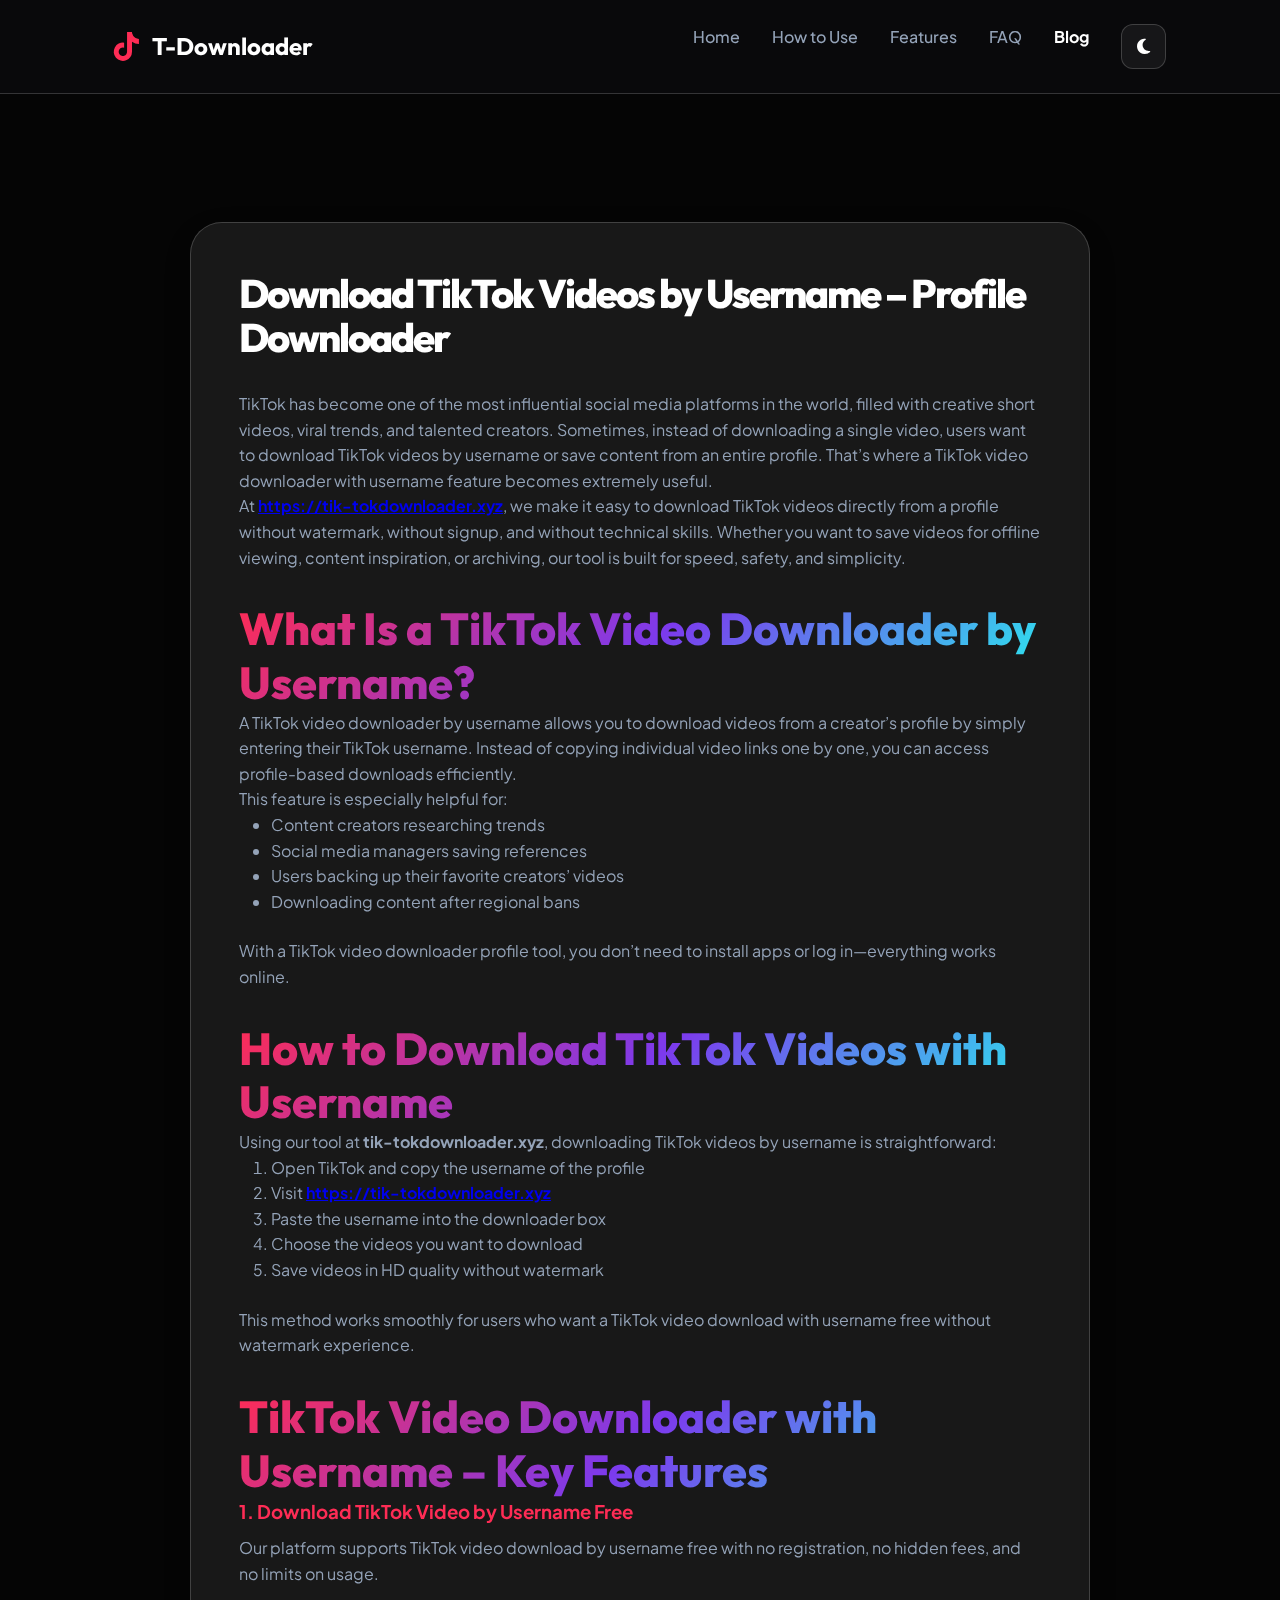
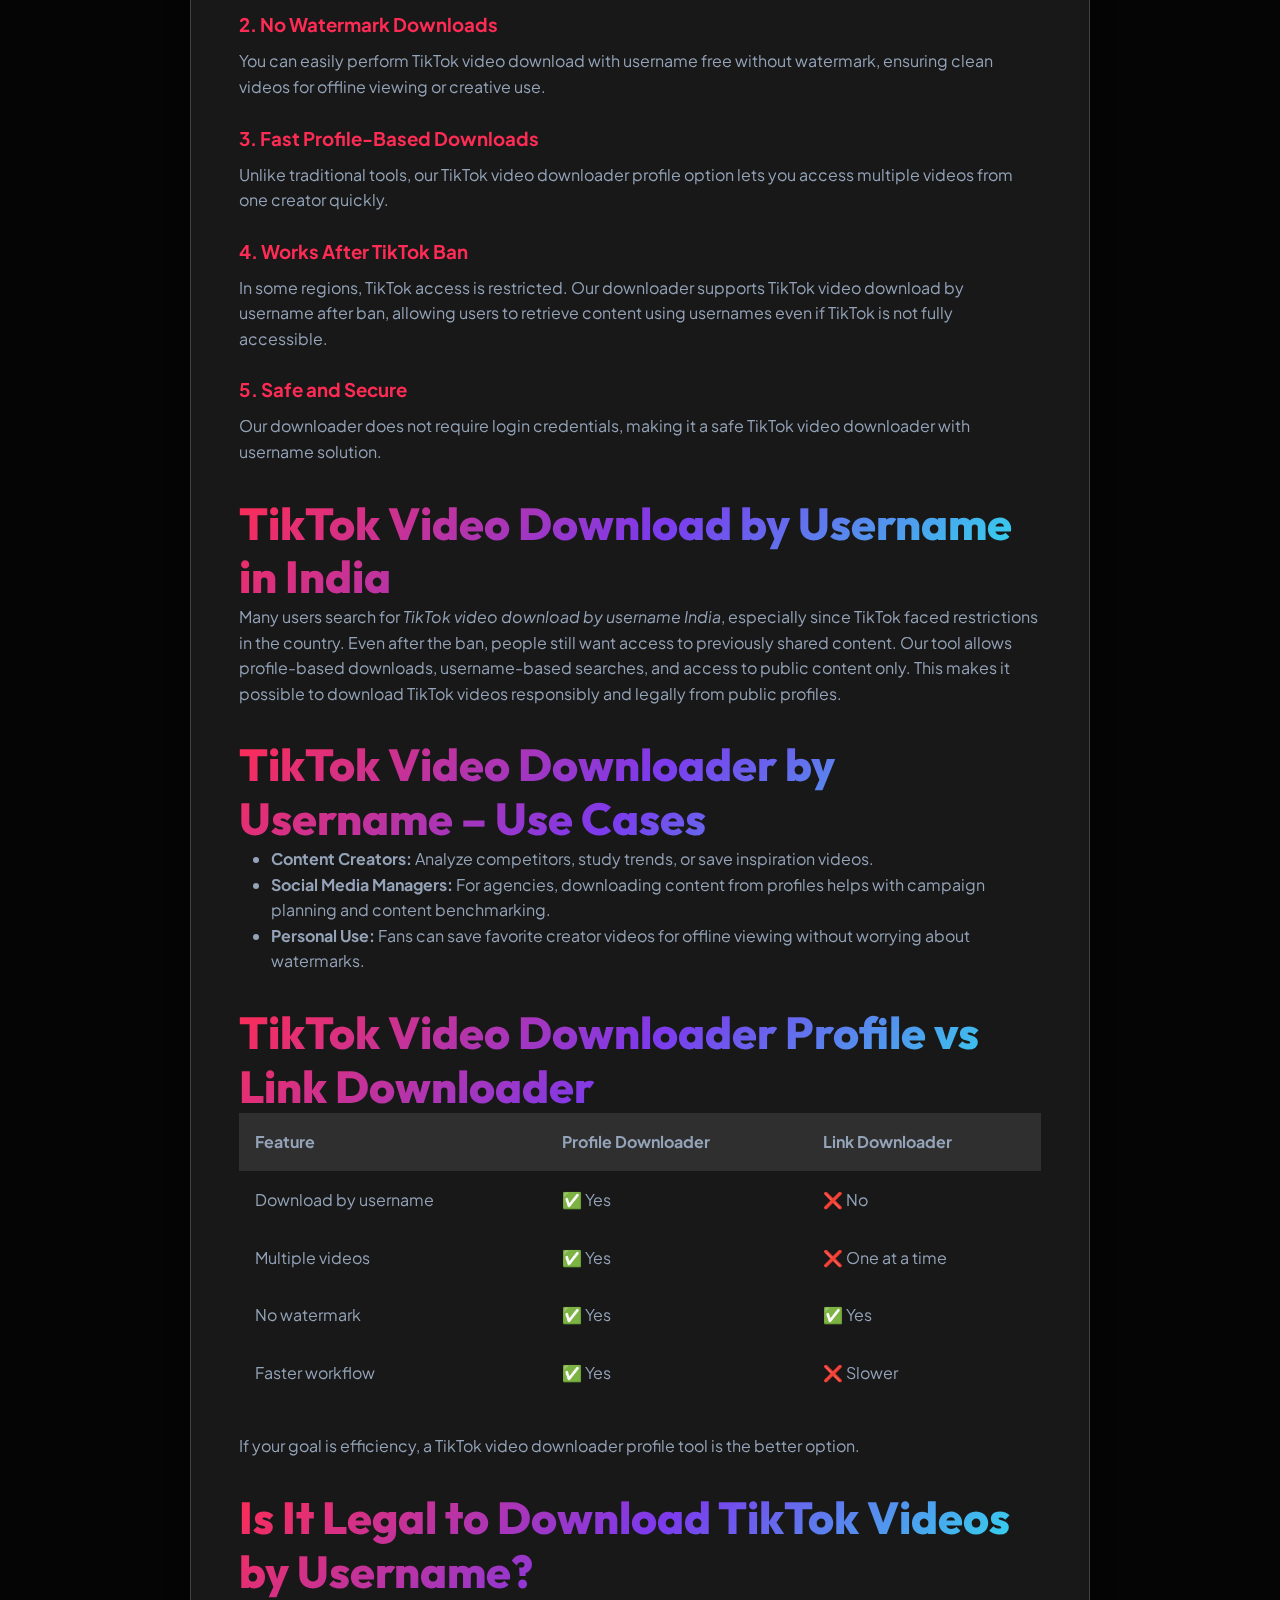
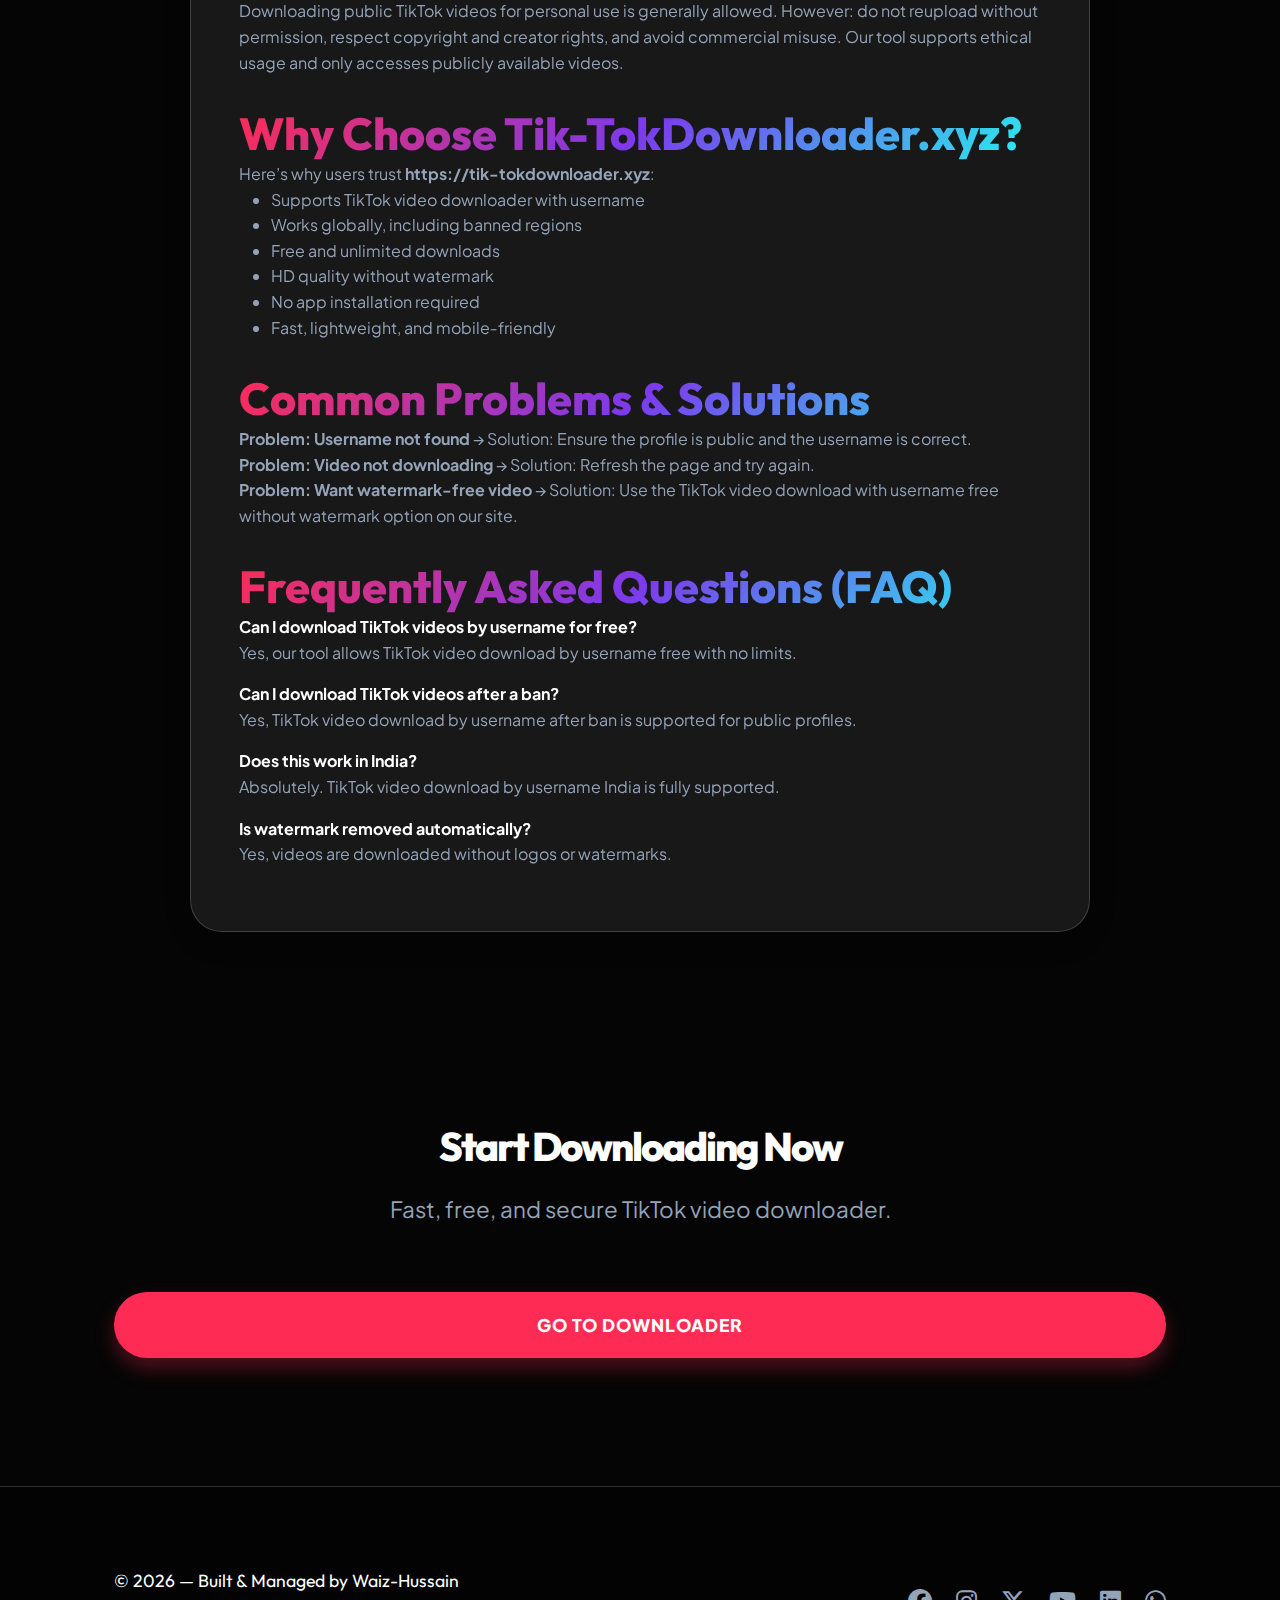
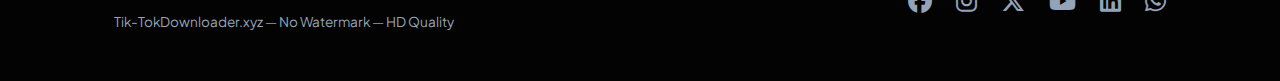
<file: static/download-tiktok-videos-by-username.html>
<!DOCTYPE html>
<html lang="en">

<head>
    <meta charset="UTF-8">
    <meta name="viewport" content="width=device-width, initial-scale=1.0">

    <!-- SEO Meta Tags -->
    <title>Download TikTok Videos by Username – Profile Downloader</title>
    <meta name="description"
        content="Download TikTok videos by username with our free profile downloader. Save HD videos without watermark, even after TikTok ban. Fast, safe & easy.">
    <meta name="keywords"
        content="TikTok video downloader by username, download TikTok videos by username, TikTok video downloader profile, TikTok video download with username free without watermark, download TikTok video without watermark">

    <!-- Canonical URL -->
    <link rel="canonical" href="https://tik-tokdownloader.xyz/download-tiktok-videos-by-username">

    <!-- Open Graph Tags -->
    <meta property="og:title" content="Download TikTok Videos by Username – Profile Downloader">
    <meta property="og:description"
        content="Download TikTok videos by username with our free profile downloader. Save HD videos without watermark, even after TikTok ban. Fast, safe & easy.">
    <meta property="og:url" content="https://tik-tokdownloader.xyz/download-tiktok-videos-by-username">
    <meta property="og:type" content="article">

    <!-- Fonts & Icons -->
    <link rel="preconnect" href="https://fonts.googleapis.com">
    <link rel="preconnect" href="https://fonts.gstatic.com" crossorigin>
    <link
        href="https://fonts.googleapis.com/css2?family=Outfit:wght@300;400;600;700&family=Plus+Jakarta+Sans:wght@400;500;700&display=swap"
        rel="stylesheet">
    <link rel="stylesheet" href="https://cdnjs.cloudflare.com/ajax/libs/font-awesome/6.4.0/css/all.min.css">

    <!-- CSS Link -->
    <link rel="stylesheet" href="/static/css/style.css?v=1.2">

</head>

<body>

    <div class="bg-blobs">
        <div class="blob blob-1"></div>
        <div class="blob blob-2"></div>
    </div>

    <header>
        <nav class="navbar">
            <div class="container navbar-container">
                <a href="/" class="logo" style="text-decoration: none; color: inherit;">
                    <i class="fab fa-tiktok"></i>
                    <span>T-Downloader</span>
                </a>

                <div class="menu-toggle" id="mobile-menu-btn">
                    <span></span>
                    <span></span>
                    <span></span>
                </div>

                <div class="nav-links" id="nav-menu">
                    <a href="/" class="nav-link">Home</a>
                    <a href="/#how-to" class="nav-link">How to Use</a>
                    <a href="/#features" class="nav-link">Features</a>
                    <a href="/#faq" class="nav-link">FAQ</a>
                    <a href="/static/blog.html" class="nav-link active">Blog</a>
                    <button id="theme-toggle" class="theme-btn" aria-label="Toggle Theme">
                        <i class="fas fa-moon"></i>
                    </button>
                </div>
            </div>
        </nav>
    </header>

    <main>
        <section class="content-section" style="padding-top: 8rem;">
            <div class="container">
                <article class="feature-card"
                    style="text-align: left; padding: 3rem; max-width: 900px; margin: 0 auto;">
                    <h1 class="hero-title" style="font-size: 2.5rem; margin-bottom: 2rem;">Download TikTok Videos by
                        Username – Profile Downloader</h1>

                    <p>TikTok has become one of the most influential social media platforms in the world, filled with
                        creative short videos, viral trends, and talented creators. Sometimes, instead of downloading a
                        single video, users want to download TikTok videos by username or save content from an entire
                        profile. That’s where a TikTok video downloader with username feature becomes extremely useful.
                    </p>

                    <p>At <a href="https://tik-tokdownloader.xyz"><strong>https://tik-tokdownloader.xyz</strong></a>, we
                        make it easy to download TikTok videos directly from a profile without watermark, without
                        signup, and without technical skills. Whether you want to save videos for offline viewing,
                        content inspiration, or archiving, our tool is built for speed, safety, and simplicity.</p>

                    <h2 class="intro-title" style="margin-top: 2rem;">What Is a TikTok Video Downloader by Username?
                    </h2>
                    <p>A TikTok video downloader by username allows you to download videos from a creator’s profile by
                        simply entering their TikTok username. Instead of copying individual video links one by one, you
                        can access profile-based downloads efficiently.</p>
                    <p>This feature is especially helpful for:</p>
                    <ul
                        style="list-style-type: disc; margin-left: 2rem; margin-bottom: 1.5rem; color: var(--text-muted);">
                        <li>Content creators researching trends</li>
                        <li>Social media managers saving references</li>
                        <li>Users backing up their favorite creators’ videos</li>
                        <li>Downloading content after regional bans</li>
                    </ul>
                    <p>With a TikTok video downloader profile tool, you don’t need to install apps or log in—everything
                        works online.</p>

                    <h2 class="intro-title" style="margin-top: 2rem;">How to Download TikTok Videos with Username</h2>
                    <p>Using our tool at <strong>tik-tokdownloader.xyz</strong>, downloading TikTok videos by username
                        is straightforward:</p>
                    <ol style="margin-left: 2rem; margin-bottom: 1.5rem; color: var(--text-muted);">
                        <li>Open TikTok and copy the username of the profile</li>
                        <li>Visit <a
                                href="https://tik-tokdownloader.xyz"><strong>https://tik-tokdownloader.xyz</strong></a>
                        </li>
                        <li>Paste the username into the downloader box</li>
                        <li>Choose the videos you want to download</li>
                        <li>Save videos in HD quality without watermark</li>
                    </ol>
                    <p>This method works smoothly for users who want a TikTok video download with username free without
                        watermark experience.</p>

                    <h2 class="intro-title" style="margin-top: 2rem;">TikTok Video Downloader with Username – Key
                        Features</h2>

                    <div style="margin-bottom: 1.5rem;">
                        <h3 style="color: var(--primary); margin-bottom: 0.5rem;">1. Download TikTok Video by Username
                            Free</h3>
                        <p>Our platform supports TikTok video download by username free with no registration, no hidden
                            fees, and no limits on usage.</p>
                    </div>

                    <div style="margin-bottom: 1.5rem;">
                        <h3 style="color: var(--primary); margin-bottom: 0.5rem;">2. No Watermark Downloads</h3>
                        <p>You can easily perform TikTok video download with username free without watermark, ensuring
                            clean videos for offline viewing or creative use.</p>
                    </div>

                    <div style="margin-bottom: 1.5rem;">
                        <h3 style="color: var(--primary); margin-bottom: 0.5rem;">3. Fast Profile-Based Downloads</h3>
                        <p>Unlike traditional tools, our TikTok video downloader profile option lets you access multiple
                            videos from one creator quickly.</p>
                    </div>

                    <div style="margin-bottom: 1.5rem;">
                        <h3 style="color: var(--primary); margin-bottom: 0.5rem;">4. Works After TikTok Ban</h3>
                        <p>In some regions, TikTok access is restricted. Our downloader supports TikTok video download
                            by username after ban, allowing users to retrieve content using usernames even if TikTok is
                            not fully accessible.</p>
                    </div>

                    <div style="margin-bottom: 1.5rem;">
                        <h3 style="color: var(--primary); margin-bottom: 0.5rem;">5. Safe and Secure</h3>
                        <p>Our downloader does not require login credentials, making it a safe TikTok video downloader
                            with username solution.</p>
                    </div>

                    <h2 class="intro-title" style="margin-top: 2rem;">TikTok Video Download by Username in India</h2>
                    <p>Many users search for <em>TikTok video download by username India</em>, especially since TikTok
                        faced restrictions in the country. Even after the ban, people still want access to previously
                        shared content. Our tool allows profile-based downloads, username-based searches, and access to
                        public content only. This makes it possible to download TikTok videos responsibly and legally
                        from public profiles.</p>

                    <h2 class="intro-title" style="margin-top: 2rem;">TikTok Video Downloader by Username – Use Cases
                    </h2>
                    <ul
                        style="list-style-type: disc; margin-left: 2rem; margin-bottom: 1.5rem; color: var(--text-muted);">
                        <li><strong>Content Creators:</strong> Analyze competitors, study trends, or save inspiration
                            videos.</li>
                        <li><strong>Social Media Managers:</strong> For agencies, downloading content from profiles
                            helps with campaign planning and content benchmarking.</li>
                        <li><strong>Personal Use:</strong> Fans can save favorite creator videos for offline viewing
                            without worrying about watermarks.</li>
                    </ul>

                    <h2 class="intro-title" style="margin-top: 2rem;">TikTok Video Downloader Profile vs Link Downloader
                    </h2>
                    <table
                        style="width: 100%; margin-bottom: 2rem; border-collapse: collapse; color: var(--text-muted);">
                        <thead>
                            <tr style="background: rgba(255, 255, 255, 0.1);">
                                <th style="padding: 1rem; border: 1px solid var(--border-color);">Feature</th>
                                <th style="padding: 1rem; border: 1px solid var(--border-color);">Profile Downloader
                                </th>
                                <th style="padding: 1rem; border: 1px solid var(--border-color);">Link Downloader</th>
                            </tr>
                        </thead>
                        <tbody>
                            <tr>
                                <td style="padding: 1rem; border: 1px solid var(--border-color);">Download by username
                                </td>
                                <td style="padding: 1rem; border: 1px solid var(--border-color);">✅ Yes</td>
                                <td style="padding: 1rem; border: 1px solid var(--border-color);">❌ No</td>
                            </tr>
                            <tr>
                                <td style="padding: 1rem; border: 1px solid var(--border-color);">Multiple videos</td>
                                <td style="padding: 1rem; border: 1px solid var(--border-color);">✅ Yes</td>
                                <td style="padding: 1rem; border: 1px solid var(--border-color);">❌ One at a time</td>
                            </tr>
                            <tr>
                                <td style="padding: 1rem; border: 1px solid var(--border-color);">No watermark</td>
                                <td style="padding: 1rem; border: 1px solid var(--border-color);">✅ Yes</td>
                                <td style="padding: 1rem; border: 1px solid var(--border-color);">✅ Yes</td>
                            </tr>
                            <tr>
                                <td style="padding: 1rem; border: 1px solid var(--border-color);">Faster workflow</td>
                                <td style="padding: 1rem; border: 1px solid var(--border-color);">✅ Yes</td>
                                <td style="padding: 1rem; border: 1px solid var(--border-color);">❌ Slower</td>
                            </tr>
                        </tbody>
                    </table>
                    <p>If your goal is efficiency, a TikTok video downloader profile tool is the better option.</p>

                    <h2 class="intro-title" style="margin-top: 2rem;">Is It Legal to Download TikTok Videos by Username?
                    </h2>
                    <p>Downloading public TikTok videos for personal use is generally allowed. However: do not reupload
                        without permission, respect copyright and creator rights, and avoid commercial misuse. Our tool
                        supports ethical usage and only accesses publicly available videos.</p>

                    <h2 class="intro-title" style="margin-top: 2rem;">Why Choose Tik-TokDownloader.xyz?</h2>
                    <p>Here’s why users trust <strong>https://tik-tokdownloader.xyz</strong>:</p>
                    <ul
                        style="list-style-type: disc; margin-left: 2rem; margin-bottom: 1.5rem; color: var(--text-muted);">
                        <li>Supports TikTok video downloader with username</li>
                        <li>Works globally, including banned regions</li>
                        <li>Free and unlimited downloads</li>
                        <li>HD quality without watermark</li>
                        <li>No app installation required</li>
                        <li>Fast, lightweight, and mobile‑friendly</li>
                    </ul>

                    <h2 class="intro-title" style="margin-top: 2rem;">Common Problems & Solutions</h2>
                    <ul style="list-style-type: none; margin-left: 0; margin-bottom: 1.5rem; color: var(--text-muted);">
                        <li><strong>Problem: Username not found</strong> → Solution: Ensure the profile is public and
                            the username is correct.</li>
                        <li><strong>Problem: Video not downloading</strong> → Solution: Refresh the page and try again.
                        </li>
                        <li><strong>Problem: Want watermark-free video</strong> → Solution: Use the TikTok video
                            download with username free without watermark option on our site.</li>
                    </ul>

                    <h2 class="intro-title" style="margin-top: 2rem;">Frequently Asked Questions (FAQ)</h2>
                    <div style="margin-bottom: 1rem;">
                        <strong style="color: var(--secondary-fixed);">Can I download TikTok videos by username for
                            free?</strong>
                        <p>Yes, our tool allows TikTok video download by username free with no limits.</p>
                    </div>
                    <div style="margin-bottom: 1rem;">
                        <strong style="color: var(--secondary-fixed);">Can I download TikTok videos after a
                            ban?</strong>
                        <p>Yes, TikTok video download by username after ban is supported for public profiles.</p>
                    </div>
                    <div style="margin-bottom: 1rem;">
                        <strong style="color: var(--secondary-fixed);">Does this work in India?</strong>
                        <p>Absolutely. TikTok video download by username India is fully supported.</p>
                    </div>
                    <div style="margin-bottom: 1rem;">
                        <strong style="color: var(--secondary-fixed);">Is watermark removed automatically?</strong>
                        <p>Yes, videos are downloaded without logos or watermarks.</p>
                    </div>
                </article>
            </div>
        </section>

        <!-- CTA Section -->
        <section class="hero" style="padding: 4rem 0;">
            <div class="container">
                <h2 class="hero-title" style="font-size: 2.5rem;">Start Downloading Now</h2>
                <p class="hero-subtitle">Fast, free, and secure TikTok video downloader.</p>
                <a href="/#converter" class="primary-btn" style="margin: 0 auto; text-decoration: none;">Go to
                    Downloader</a>
            </div>
        </section>
    </main>

    <footer class="site-footer">
        <div class="container">
            <div class="footer-content">
                <div class="footer-left">
                    <p class="footer-owner">© 2026 — Built & Managed by Waiz-Hussain</p>
                    <p class="footer-bottom-text">Tik-TokDownloader.xyz — No Watermark — HD Quality</p>
                </div>
                <div class="footer-socials">
                    <a href="https://facebook.com/" class="social-icon" target="_blank" aria-label="Facebook"><i
                            class="fab fa-facebook"></i></a>
                    <a href="https://instagram.com/" class="social-icon" target="_blank" aria-label="Instagram"><i
                            class="fab fa-instagram"></i></a>
                    <a href="https://twitter.com/" class="social-icon" target="_blank" aria-label="Twitter"><i
                            class="fab fa-x-twitter"></i></a>
                    <a href="https://youtube.com/" class="social-icon" target="_blank" aria-label="YouTube"><i
                            class="fab fa-youtube"></i></a>
                    <a href="https://linkedin.com/" class="social-icon" target="_blank" aria-label="LinkedIn"><i
                            class="fab fa-linkedin"></i></a>
                    <a href="https://wa.me/923272051549" class="social-icon" target="_blank" aria-label="WhatsApp"><i
                            class="fab fa-whatsapp"></i></a>
                </div>
            </div>
        </div>
    </footer>

    <script src="/static/js/main.js?v=1.2"></script>
    <script>
        const mobileMenuBtn = document.getElementById('mobile-menu-btn');
        const navMenu = document.getElementById('nav-menu');

        mobileMenuBtn.addEventListener('click', () => {
            mobileMenuBtn.classList.toggle('active');
            navMenu.classList.toggle('active');
        });
    </script>
</body>

</html>
</file>
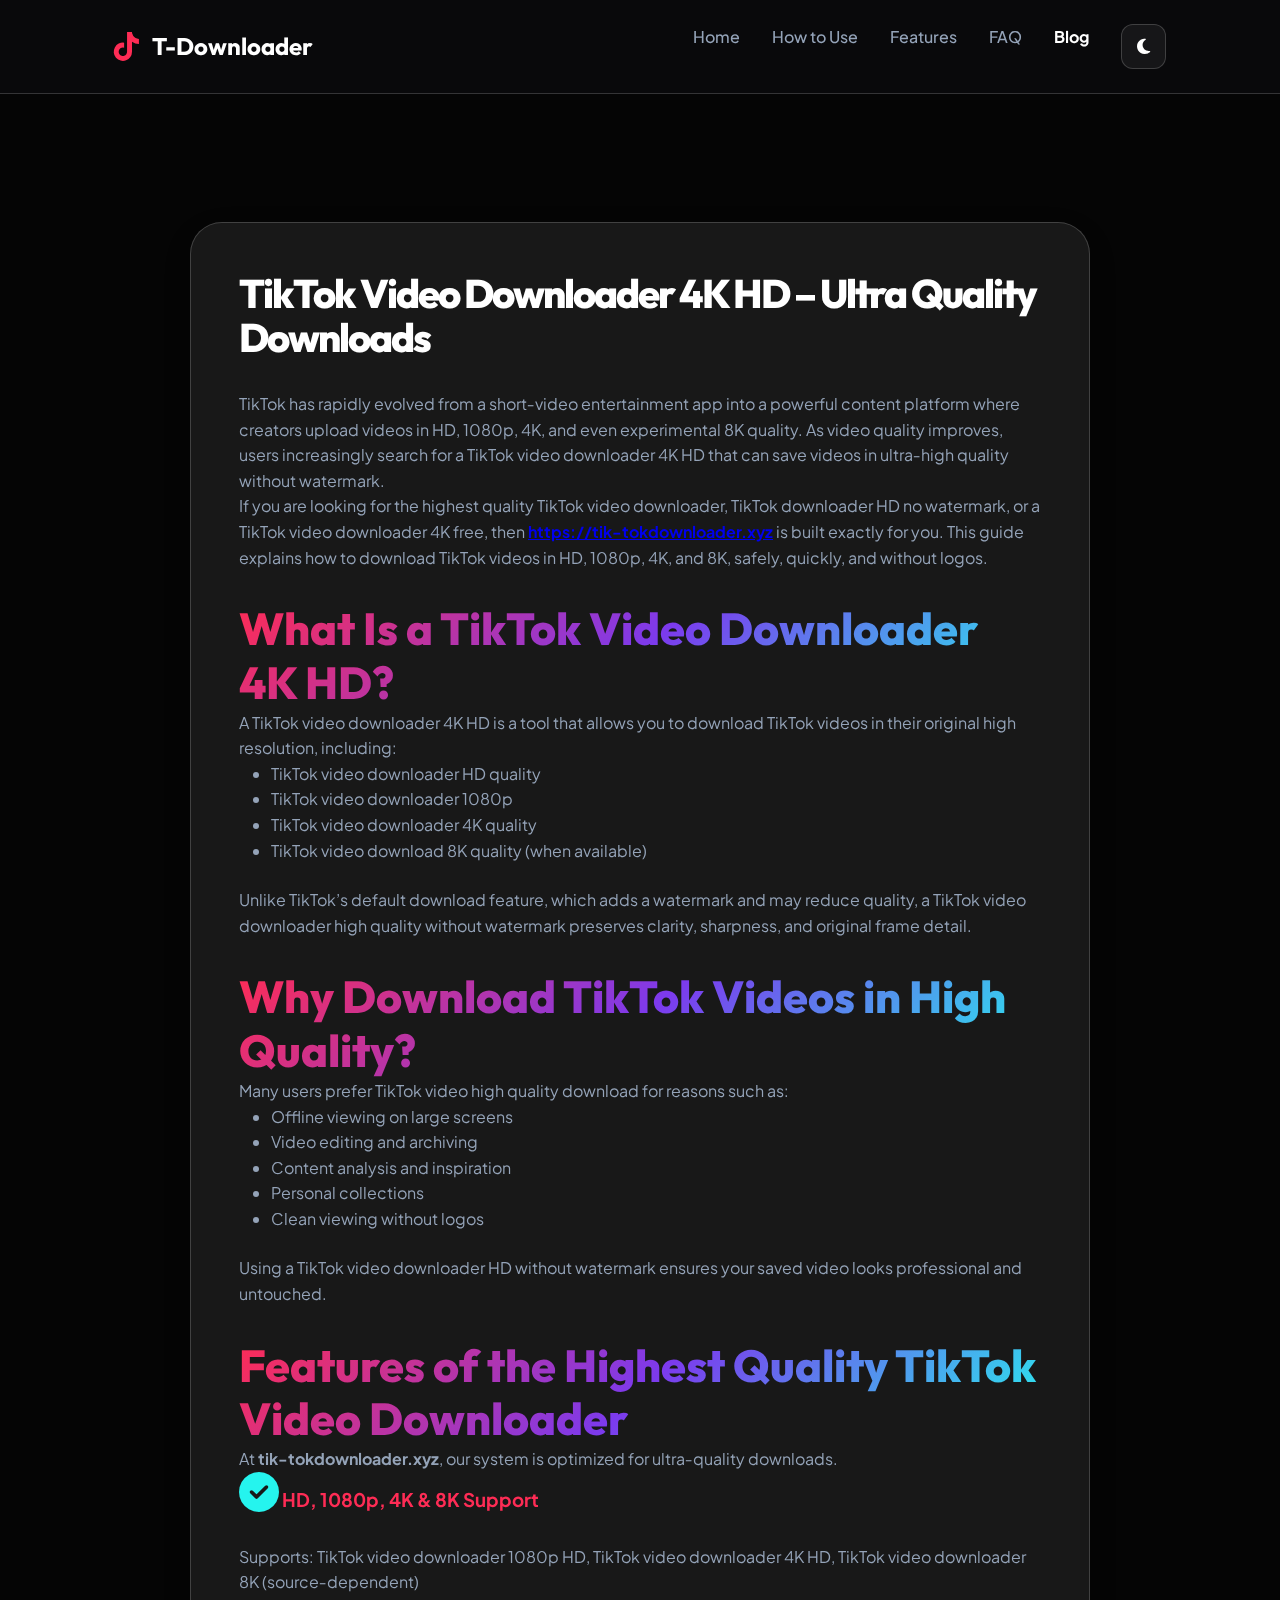
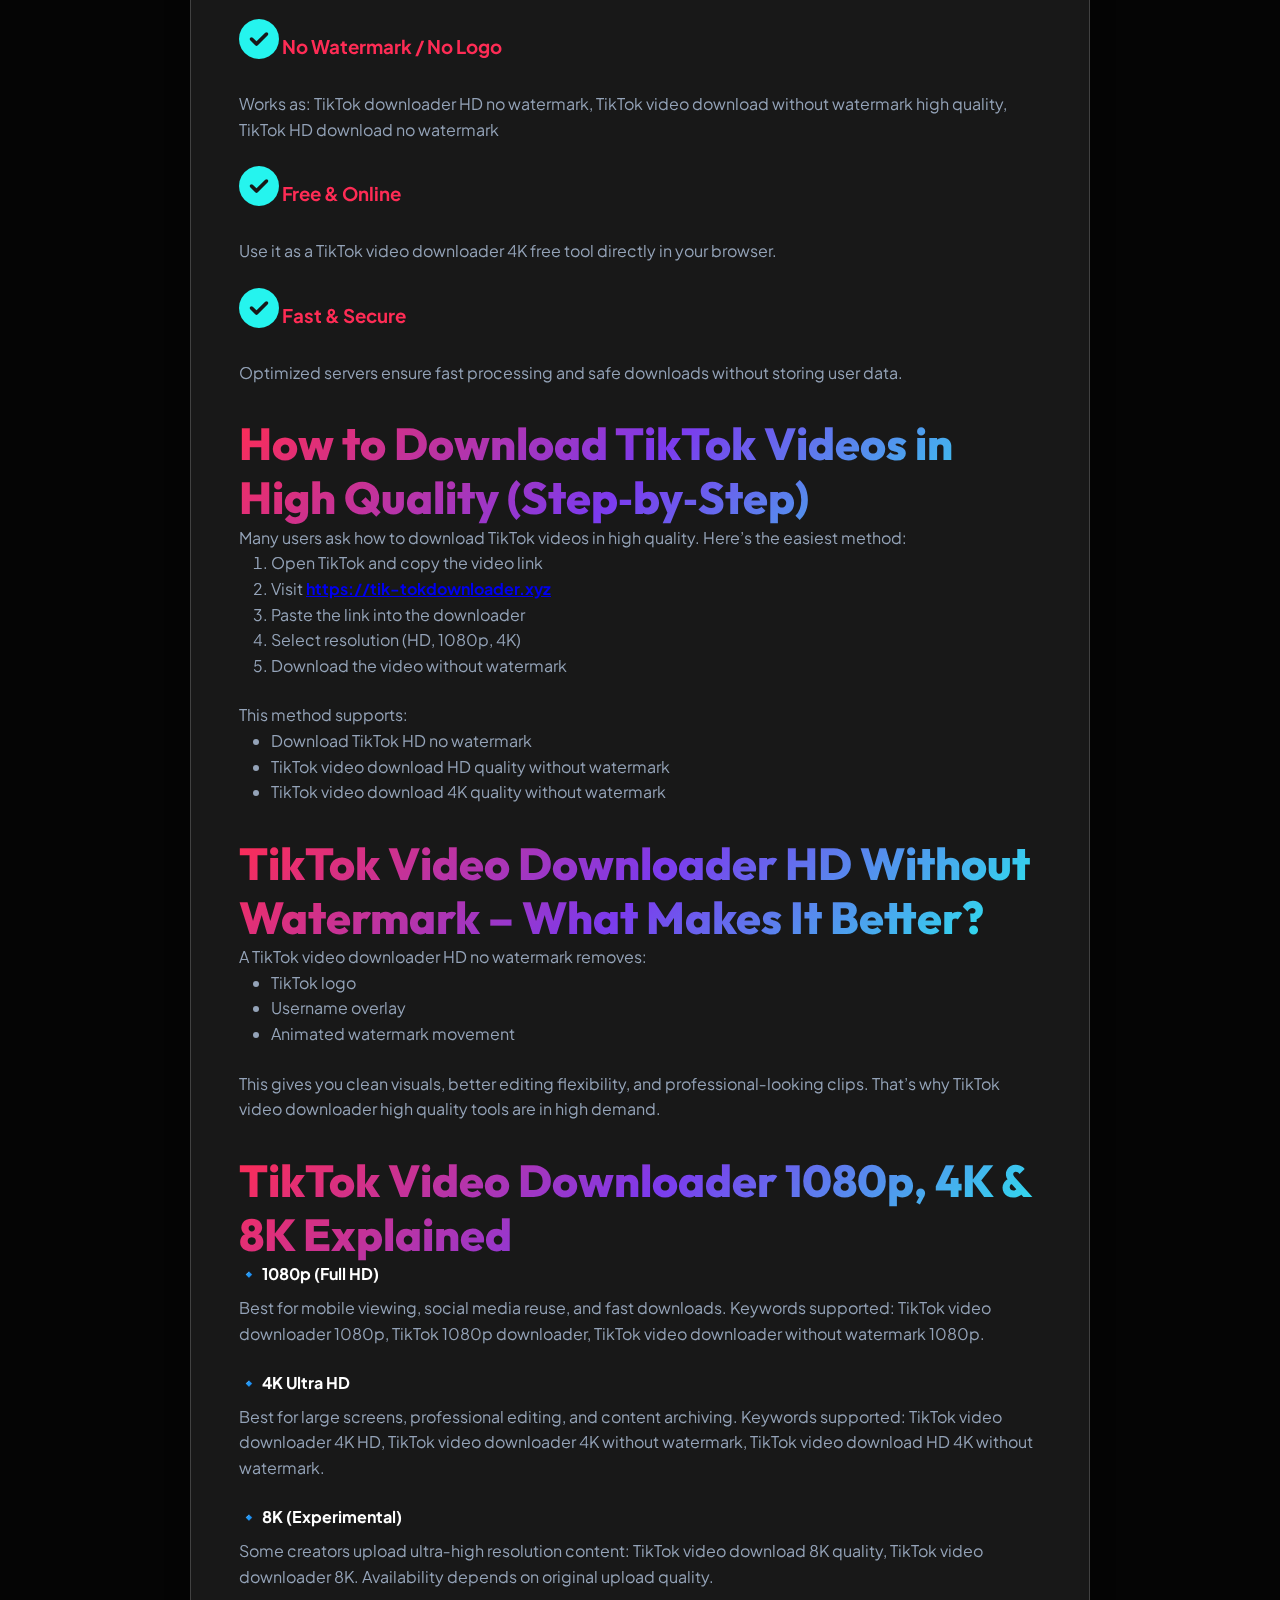
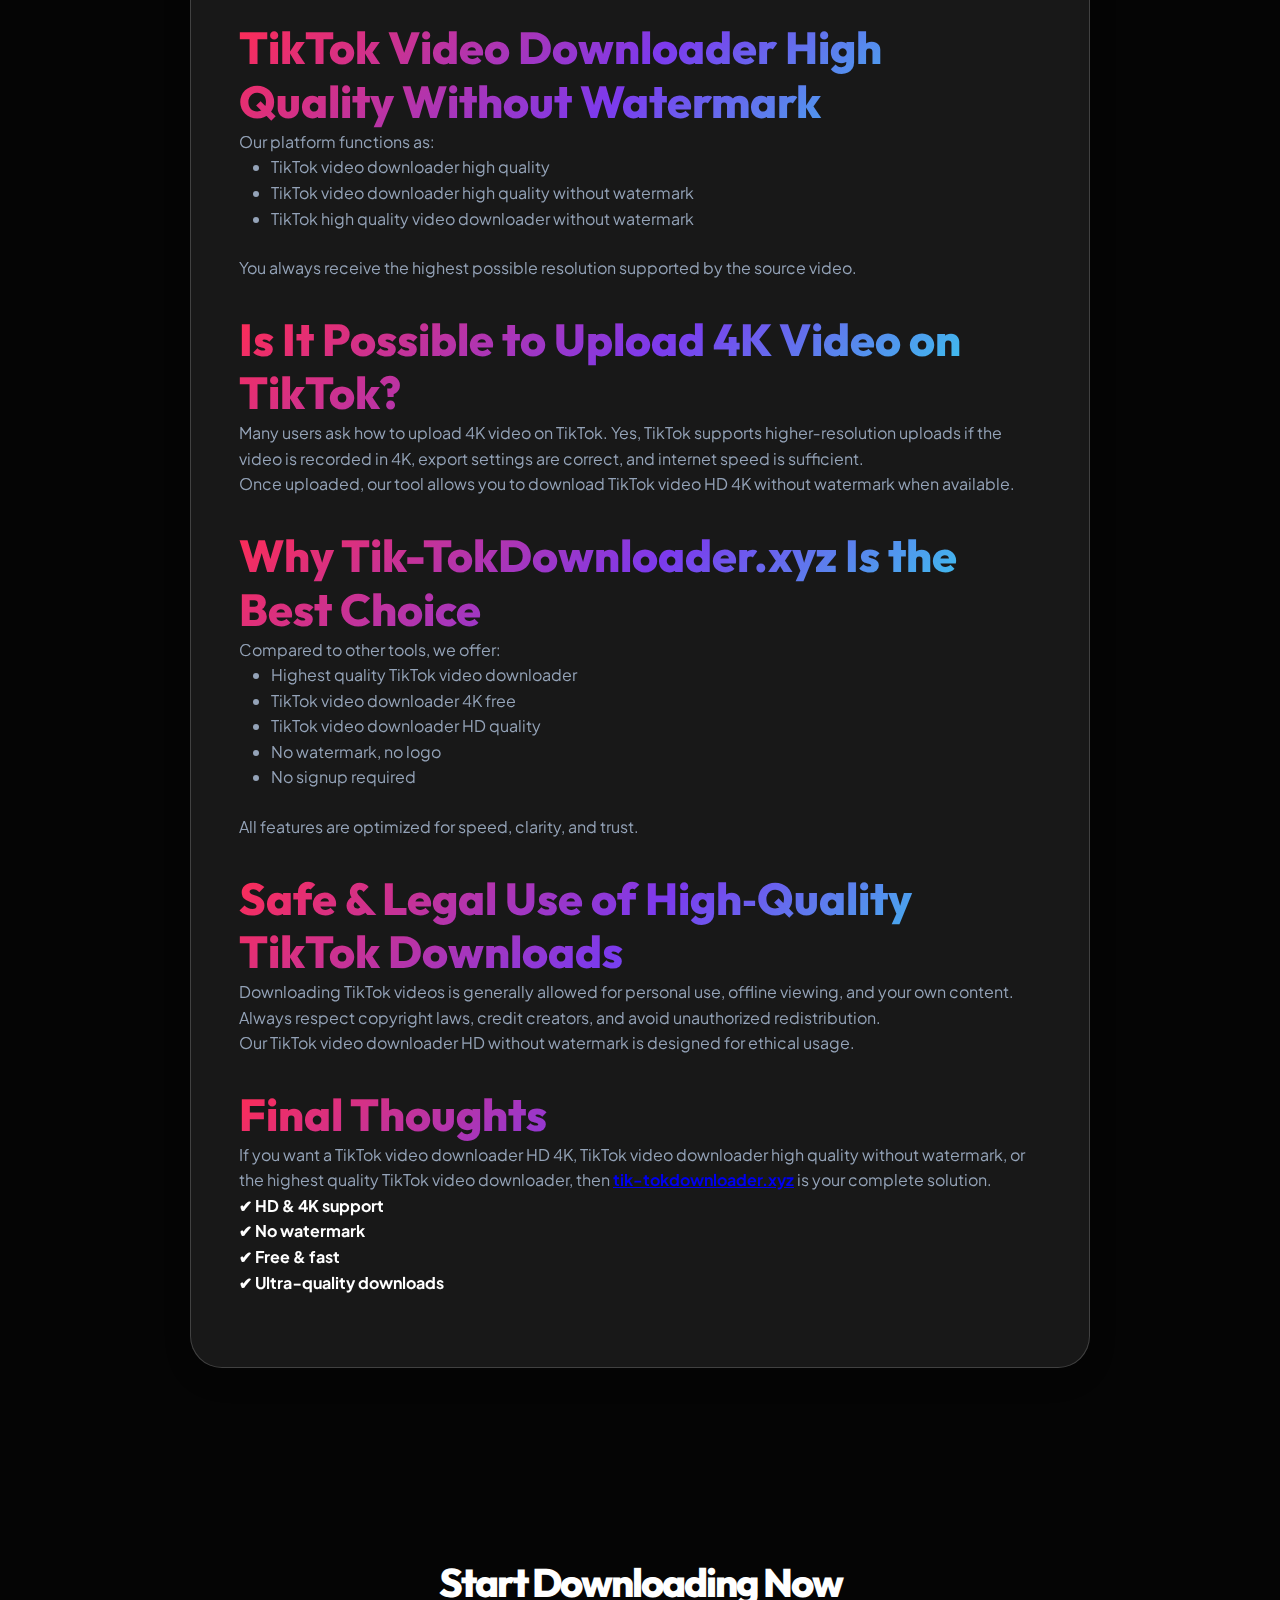
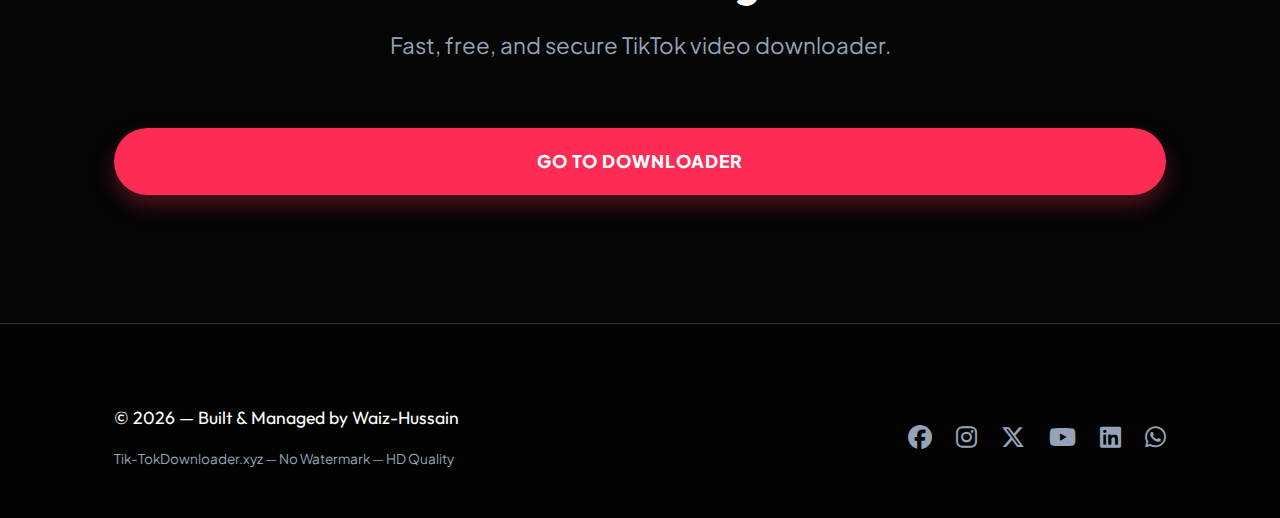
<file: static/tiktok-video-downloader-4k-hd.html>
<!DOCTYPE html>
<html lang="en">

<head>
    <meta charset="UTF-8">
    <meta name="viewport" content="width=device-width, initial-scale=1.0">

    <!-- SEO Meta Tags -->
    <title>TikTok Video Downloader 4K HD – Ultra Quality Downloads</title>
    <meta name="description"
        content="TikTok video downloader 4K HD to download high‑quality TikTok videos without watermark. Free, fast, and ultra‑HD downloads online.">
    <meta name="keywords"
        content="TikTok video downloader 4K HD, TikTok downloader HD, TikTok 1080p downloader, TikTok video download 8K, TikTok high quality downloader">

    <!-- Canonical URL -->
    <link rel="canonical" href="https://tik-tokdownloader.xyz/tiktok-video-downloader-4k-hd">

    <!-- Open Graph Tags -->
    <meta property="og:title" content="TikTok Video Downloader 4K HD – Ultra Quality Downloads">
    <meta property="og:description"
        content="TikTok video downloader 4K HD to download high‑quality TikTok videos without watermark. Free, fast, and ultra‑HD downloads online.">
    <meta property="og:url" content="https://tik-tokdownloader.xyz/tiktok-video-downloader-4k-hd">
    <meta property="og:type" content="article">

    <!-- Fonts & Icons -->
    <link rel="preconnect" href="https://fonts.googleapis.com">
    <link rel="preconnect" href="https://fonts.gstatic.com" crossorigin>
    <link
        href="https://fonts.googleapis.com/css2?family=Outfit:wght@300;400;600;700&family=Plus+Jakarta+Sans:wght@400;500;700&display=swap"
        rel="stylesheet">
    <link rel="stylesheet" href="https://cdnjs.cloudflare.com/ajax/libs/font-awesome/6.4.0/css/all.min.css">

    <!-- CSS Link -->
    <link rel="stylesheet" href="/static/css/style.css?v=1.2">

</head>

<body>

    <div class="bg-blobs">
        <div class="blob blob-1"></div>
        <div class="blob blob-2"></div>
    </div>

    <header>
        <nav class="navbar">
            <div class="container navbar-container">
                <a href="/" class="logo" style="text-decoration: none; color: inherit;">
                    <i class="fab fa-tiktok"></i>
                    <span>T-Downloader</span>
                </a>

                <div class="menu-toggle" id="mobile-menu-btn">
                    <span></span>
                    <span></span>
                    <span></span>
                </div>

                <div class="nav-links" id="nav-menu">
                    <a href="/" class="nav-link">Home</a>
                    <a href="/#how-to" class="nav-link">How to Use</a>
                    <a href="/#features" class="nav-link">Features</a>
                    <a href="/#faq" class="nav-link">FAQ</a>
                    <a href="/static/blog.html" class="nav-link active">Blog</a>
                    <button id="theme-toggle" class="theme-btn" aria-label="Toggle Theme">
                        <i class="fas fa-moon"></i>
                    </button>
                </div>
            </div>
        </nav>
    </header>

    <main>
        <section class="content-section" style="padding-top: 8rem;">
            <div class="container">
                <article class="feature-card"
                    style="text-align: left; padding: 3rem; max-width: 900px; margin: 0 auto;">
                    <h1 class="hero-title" style="font-size: 2.5rem; margin-bottom: 2rem;">TikTok Video Downloader 4K HD
                        – Ultra Quality Downloads</h1>

                    <p>TikTok has rapidly evolved from a short‑video entertainment app into a powerful content platform
                        where creators upload videos in HD, 1080p, 4K, and even experimental 8K quality. As video
                        quality improves, users increasingly search for a TikTok video downloader 4K HD that can save
                        videos in ultra‑high quality without watermark.</p>

                    <p>If you are looking for the highest quality TikTok video downloader, TikTok downloader HD no
                        watermark, or a TikTok video downloader 4K free, then <a
                            href="https://tik-tokdownloader.xyz"><strong>https://tik-tokdownloader.xyz</strong></a> is
                        built exactly for you. This guide explains how to download TikTok videos in HD, 1080p, 4K, and
                        8K, safely, quickly, and without logos.</p>

                    <h2 class="intro-title" style="margin-top: 2rem;">What Is a TikTok Video Downloader 4K HD?</h2>
                    <p>A TikTok video downloader 4K HD is a tool that allows you to download TikTok videos in their
                        original high resolution, including:</p>
                    <ul
                        style="list-style-type: disc; margin-left: 2rem; margin-bottom: 1.5rem; color: var(--text-muted);">
                        <li>TikTok video downloader HD quality</li>
                        <li>TikTok video downloader 1080p</li>
                        <li>TikTok video downloader 4K quality</li>
                        <li>TikTok video download 8K quality (when available)</li>
                    </ul>
                    <p>Unlike TikTok’s default download feature, which adds a watermark and may reduce quality, a TikTok
                        video downloader high quality without watermark preserves clarity, sharpness, and original frame
                        detail.</p>

                    <h2 class="intro-title" style="margin-top: 2rem;">Why Download TikTok Videos in High Quality?</h2>
                    <p>Many users prefer TikTok video high quality download for reasons such as:</p>
                    <ul
                        style="list-style-type: disc; margin-left: 2rem; margin-bottom: 1.5rem; color: var(--text-muted);">
                        <li>Offline viewing on large screens</li>
                        <li>Video editing and archiving</li>
                        <li>Content analysis and inspiration</li>
                        <li>Personal collections</li>
                        <li>Clean viewing without logos</li>
                    </ul>
                    <p>Using a TikTok video downloader HD without watermark ensures your saved video looks professional
                        and untouched.</p>

                    <h2 class="intro-title" style="margin-top: 2rem;">Features of the Highest Quality TikTok Video
                        Downloader</h2>
                    <p>At <strong>tik-tokdownloader.xyz</strong>, our system is optimized for ultra‑quality downloads.
                    </p>

                    <div style="margin-bottom: 1.5rem;">
                        <h3 style="color: var(--primary); margin-bottom: 0.5rem;"><i class="fas fa-check-circle"></i>
                            HD, 1080p, 4K & 8K Support</h3>
                        <p>Supports: TikTok video downloader 1080p HD, TikTok video downloader 4K HD, TikTok video
                            downloader 8K (source‑dependent)</p>
                    </div>

                    <div style="margin-bottom: 1.5rem;">
                        <h3 style="color: var(--primary); margin-bottom: 0.5rem;"><i class="fas fa-check-circle"></i> No
                            Watermark / No Logo</h3>
                        <p>Works as: TikTok downloader HD no watermark, TikTok video download without watermark high
                            quality, TikTok HD download no watermark</p>
                    </div>

                    <div style="margin-bottom: 1.5rem;">
                        <h3 style="color: var(--primary); margin-bottom: 0.5rem;"><i class="fas fa-check-circle"></i>
                            Free & Online</h3>
                        <p>Use it as a TikTok video downloader 4K free tool directly in your browser.</p>
                    </div>

                    <div style="margin-bottom: 1.5rem;">
                        <h3 style="color: var(--primary); margin-bottom: 0.5rem;"><i class="fas fa-check-circle"></i>
                            Fast & Secure</h3>
                        <p>Optimized servers ensure fast processing and safe downloads without storing user data.</p>
                    </div>

                    <h2 class="intro-title" style="margin-top: 2rem;">How to Download TikTok Videos in High Quality
                        (Step‑by‑Step)</h2>
                    <p>Many users ask how to download TikTok videos in high quality. Here’s the easiest method:</p>
                    <ol style="margin-left: 2rem; margin-bottom: 1.5rem; color: var(--text-muted);">
                        <li>Open TikTok and copy the video link</li>
                        <li>Visit <a
                                href="https://tik-tokdownloader.xyz"><strong>https://tik-tokdownloader.xyz</strong></a>
                        </li>
                        <li>Paste the link into the downloader</li>
                        <li>Select resolution (HD, 1080p, 4K)</li>
                        <li>Download the video without watermark</li>
                    </ol>
                    <p>This method supports:</p>
                    <ul
                        style="list-style-type: disc; margin-left: 2rem; margin-bottom: 1.5rem; color: var(--text-muted);">
                        <li>Download TikTok HD no watermark</li>
                        <li>TikTok video download HD quality without watermark</li>
                        <li>TikTok video download 4K quality without watermark</li>
                    </ul>

                    <h2 class="intro-title" style="margin-top: 2rem;">TikTok Video Downloader HD Without Watermark –
                        What Makes It Better?</h2>
                    <p>A TikTok video downloader HD no watermark removes:</p>
                    <ul
                        style="list-style-type: disc; margin-left: 2rem; margin-bottom: 1.5rem; color: var(--text-muted);">
                        <li>TikTok logo</li>
                        <li>Username overlay</li>
                        <li>Animated watermark movement</li>
                    </ul>
                    <p>This gives you clean visuals, better editing flexibility, and professional‑looking clips. That’s
                        why TikTok video downloader high quality tools are in high demand.</p>

                    <h2 class="intro-title" style="margin-top: 2rem;">TikTok Video Downloader 1080p, 4K & 8K Explained
                    </h2>
                    <div style="margin-bottom: 1.5rem;">
                        <h4 style="color: var(--secondary-fixed); margin-bottom: 0.5rem;">🔹 1080p (Full HD)</h4>
                        <p>Best for mobile viewing, social media reuse, and fast downloads. Keywords supported: TikTok
                            video downloader 1080p, TikTok 1080p downloader, TikTok video downloader without watermark
                            1080p.</p>
                    </div>

                    <div style="margin-bottom: 1.5rem;">
                        <h4 style="color: var(--secondary-fixed); margin-bottom: 0.5rem;">🔹 4K Ultra HD</h4>
                        <p>Best for large screens, professional editing, and content archiving. Keywords supported:
                            TikTok video downloader 4K HD, TikTok video downloader 4K without watermark, TikTok video
                            download HD 4K without watermark.</p>
                    </div>

                    <div style="margin-bottom: 1.5rem;">
                        <h4 style="color: var(--secondary-fixed); margin-bottom: 0.5rem;">🔹 8K (Experimental)</h4>
                        <p>Some creators upload ultra‑high resolution content: TikTok video download 8K quality, TikTok
                            video downloader 8K. Availability depends on original upload quality.</p>
                    </div>

                    <h2 class="intro-title" style="margin-top: 2rem;">TikTok Video Downloader High Quality Without
                        Watermark</h2>
                    <p>Our platform functions as:</p>
                    <ul
                        style="list-style-type: disc; margin-left: 2rem; margin-bottom: 1.5rem; color: var(--text-muted);">
                        <li>TikTok video downloader high quality</li>
                        <li>TikTok video downloader high quality without watermark</li>
                        <li>TikTok high quality video downloader without watermark</li>
                    </ul>
                    <p>You always receive the highest possible resolution supported by the source video.</p>

                    <h2 class="intro-title" style="margin-top: 2rem;">Is It Possible to Upload 4K Video on TikTok?</h2>
                    <p>Many users ask how to upload 4K video on TikTok. Yes, TikTok supports higher‑resolution uploads
                        if the video is recorded in 4K, export settings are correct, and internet speed is sufficient.
                    </p>
                    <p>Once uploaded, our tool allows you to download TikTok video HD 4K without watermark when
                        available.</p>

                    <h2 class="intro-title" style="margin-top: 2rem;">Why Tik-TokDownloader.xyz Is the Best Choice</h2>
                    <p>Compared to other tools, we offer:</p>
                    <ul
                        style="list-style-type: disc; margin-left: 2rem; margin-bottom: 1.5rem; color: var(--text-muted);">
                        <li>Highest quality TikTok video downloader</li>
                        <li>TikTok video downloader 4K free</li>
                        <li>TikTok video downloader HD quality</li>
                        <li>No watermark, no logo</li>
                        <li>No signup required</li>
                    </ul>
                    <p>All features are optimized for speed, clarity, and trust.</p>

                    <h2 class="intro-title" style="margin-top: 2rem;">Safe & Legal Use of High‑Quality TikTok Downloads
                    </h2>
                    <p>Downloading TikTok videos is generally allowed for personal use, offline viewing, and your own
                        content. Always respect copyright laws, credit creators, and avoid unauthorized redistribution.
                    </p>
                    <p>Our TikTok video downloader HD without watermark is designed for ethical usage.</p>

                    <h2 class="intro-title" style="margin-top: 2rem;">Final Thoughts</h2>
                    <p>If you want a TikTok video downloader HD 4K, TikTok video downloader high quality without
                        watermark, or the highest quality TikTok video downloader, then <a
                            href="https://tik-tokdownloader.xyz"><strong>tik-tokdownloader.xyz</strong></a> is your
                        complete solution.</p>
                    <ul
                        style="list-style-type: none; margin-left: 0; margin-bottom: 1.5rem; color: var(--secondary-fixed); font-weight: bold;">
                        <li>✔ HD & 4K support</li>
                        <li>✔ No watermark</li>
                        <li>✔ Free & fast</li>
                        <li>✔ Ultra‑quality downloads</li>
                    </ul>
                </article>
            </div>
        </section>

        <!-- CTA Section -->
        <section class="hero" style="padding: 4rem 0;">
            <div class="container">
                <h2 class="hero-title" style="font-size: 2.5rem;">Start Downloading Now</h2>
                <p class="hero-subtitle">Fast, free, and secure TikTok video downloader.</p>
                <a href="/#converter" class="primary-btn" style="margin: 0 auto; text-decoration: none;">Go to
                    Downloader</a>
            </div>
        </section>
    </main>

    <footer class="site-footer">
        <div class="container">
            <div class="footer-content">
                <div class="footer-left">
                    <p class="footer-owner">© 2026 — Built & Managed by Waiz-Hussain</p>
                    <p class="footer-bottom-text">Tik-TokDownloader.xyz — No Watermark — HD Quality</p>
                </div>
                <div class="footer-socials">
                    <a href="https://facebook.com/" class="social-icon" target="_blank" aria-label="Facebook"><i
                            class="fab fa-facebook"></i></a>
                    <a href="https://instagram.com/" class="social-icon" target="_blank" aria-label="Instagram"><i
                            class="fab fa-instagram"></i></a>
                    <a href="https://twitter.com/" class="social-icon" target="_blank" aria-label="Twitter"><i
                            class="fab fa-x-twitter"></i></a>
                    <a href="https://youtube.com/" class="social-icon" target="_blank" aria-label="YouTube"><i
                            class="fab fa-youtube"></i></a>
                    <a href="https://linkedin.com/" class="social-icon" target="_blank" aria-label="LinkedIn"><i
                            class="fab fa-linkedin"></i></a>
                    <a href="https://wa.me/923272051549" class="social-icon" target="_blank" aria-label="WhatsApp"><i
                            class="fab fa-whatsapp"></i></a>
                </div>
            </div>
        </div>
    </footer>

    <script src="/static/js/main.js?v=1.2"></script>
    <script>
        const mobileMenuBtn = document.getElementById('mobile-menu-btn');
        const navMenu = document.getElementById('nav-menu');

        mobileMenuBtn.addEventListener('click', () => {
            mobileMenuBtn.classList.toggle('active');
            navMenu.classList.toggle('active');
        });
    </script>
</body>

</html>
</file>
<file: static/css/style.css>
:root {
    --primary: #fe2c55;
    --secondary: #25f4ee;
    --accent: #7c3aed;
    --dark: #000000;
    --bg-dark: #050505;
    --card-bg: rgba(255, 255, 255, 0.08);
    --text-white: #ffffff;
    --text-muted: #94a3b8;
    --gradient: linear-gradient(135deg, #fe2c55 0%, #7c3aed 50%, #25f4ee 100%);
    --glass: rgba(255, 255, 255, 0.06);
    --border: rgba(255, 255, 255, 0.18);
    --font-main: 'Plus Jakarta Sans', sans-serif;
    --font-heading: 'Outfit', sans-serif;
    --card-shadow: 0 25px 50px -12px rgba(0, 0, 0, 0.5);
}

[data-theme="light"] {
    --bg-dark: #f1f5f9;
    --card-bg: rgba(255, 255, 255, 0.9);
    --text-white: #0f172a;
    --text-muted: #475569;
    --glass: rgba(255, 255, 255, 0.5);
    --border: rgba(0, 0, 0, 0.1);
    --card-shadow: 0 10px 15px -3px rgba(0, 0, 0, 0.1);
}

* {
    margin: 0;
    padding: 0;
    box-sizing: border-box;
    scroll-behavior: smooth;
}

html,
body {
    width: 100%;
    margin: 0;
    padding: 0;
    overflow-x: hidden;
    background-color: var(--bg-dark);
}

body {
    color: var(--text-white);
    font-family: var(--font-main);
    line-height: 1.6;
    position: relative;
    background-color: var(--bg-dark);
}

/* Premium Tech Texture */
body::before {
    content: "";
    position: fixed;
    top: 0;
    left: 0;
    width: 100%;
    height: 100%;
    background-image:
        radial-gradient(circle at 1px 1px, rgba(255, 255, 255, 0.05) 1px, transparent 0);
    background-size: 40px 40px;
    z-index: -2;
    pointer-events: none;
}

/* Animated Mesh Gradient Layer */
body::after {
    content: "";
    position: fixed;
    top: 0;
    left: 0;
    width: 100%;
    height: 100%;
    background:
        radial-gradient(circle at 15% 15%, rgba(254, 44, 85, 0.1) 0%, transparent 35%),
        radial-gradient(circle at 85% 85%, rgba(37, 244, 238, 0.08) 0%, transparent 35%);
    filter: blur(100px);
    z-index: -3;
}

.container {
    max-width: 1100px;
    margin: 0 auto;
    padding: 0 1.5rem;
    width: 100%;
}

/* Background Blobs */
.bg-blobs {
    position: fixed;
    top: 0;
    left: 0;
    width: 100%;
    height: 100%;
    z-index: -1;
    overflow: hidden;
}

.blob {
    position: absolute;
    border-radius: 50%;
    filter: blur(100px);
    opacity: 0.25;
    animation: move 30s infinite alternate ease-in-out;
}

.blob-1 {
    width: 600px;
    height: 600px;
    background: var(--primary);
    top: -200px;
    left: -150px;
}

.blob-2 {
    width: 500px;
    height: 500px;
    background: var(--secondary);
    bottom: -150px;
    right: -100px;
    animation-delay: -7s;
}

.blob-3 {
    width: 400px;
    height: 400px;
    background: var(--accent);
    top: 40%;
    left: 20%;
    animation-delay: -15s;
}

@keyframes move {
    0% {
        transform: translate(0, 0) rotate(0deg);
    }

    100% {
        transform: translate(150px, 100px) rotate(360deg);
    }
}

/* Navbar */
.navbar {
    padding: 1.5rem 0;
    background: rgba(10, 10, 12, 0.8);
    backdrop-filter: blur(10px);
    border-bottom: 1px solid var(--border);
    position: sticky;
    top: 0;
    z-index: 100;
}

.navbar-container {
    display: flex;
    justify-content: space-between;
    align-items: center;
}

.logo {
    display: flex;
    align-items: center;
    gap: 0.8rem;
    font-family: var(--font-heading);
    font-weight: 700;
    font-size: 1.5rem;
}

.logo i {
    color: var(--primary);
    font-size: 1.8rem;
}

.nav-links {
    display: flex;
    gap: 2rem;
}

.nav-links a {
    color: var(--text-muted);
    text-decoration: none;
    font-weight: 500;
    transition: color 0.3s;
}

.nav-links a:hover {
    color: var(--text-white);
}

.nav-link.active {
    color: var(--text-white);
    font-weight: 700;
}

/* Mobile Menu Toggle */
.menu-toggle {
    display: none;
    flex-direction: column;
    gap: 6px;
    cursor: pointer;
    z-index: 1001;
}

.menu-toggle span {
    width: 30px;
    height: 3px;
    background-color: var(--text-white);
    border-radius: 3px;
    transition: 0.3s;
}

.theme-btn {
    background: var(--glass);
    border: 1px solid var(--border);
    color: var(--text-white);
    width: 45px;
    height: 45px;
    border-radius: 12px;
    display: flex;
    align-items: center;
    justify-content: center;
    cursor: pointer;
    transition: all 0.3s ease;
    font-size: 1.1rem;
}

.theme-btn:hover {
    background: var(--card-bg);
    transform: rotate(15deg);
}

/* Hero Section */
.hero {
    padding: 8rem 0 6rem;
    text-align: center;
}

.hero-title {
    font-family: var(--font-heading);
    font-size: clamp(2.5rem, 8vw, 4.5rem);
    font-weight: 800;
    margin-bottom: 1.5rem;
    line-height: 1.1;
    letter-spacing: -2px;
}

.gradient-text {
    background: var(--gradient);
    -webkit-background-clip: text;
    background-clip: text;
    -webkit-text-fill-color: transparent;
}

.hero-subtitle {
    color: var(--text-muted);
    font-size: clamp(1rem, 3vw, 1.4rem);
    max-width: 700px;
    margin: 0 auto 4rem;
    font-weight: 400;
}

/* Converter Card */
.converter-card {
    background: var(--card-bg);
    border: 1px solid var(--border);
    padding: 0.8rem;
    border-radius: 100px;
    max-width: 850px;
    margin: 0 auto;
    position: relative;
    box-shadow: 0 20px 50px rgba(0, 0, 0, 0.5), 0 0 0 10px rgba(255, 255, 255, 0.02);
    backdrop-filter: blur(30px);
    transition: all 0.4s cubic-bezier(0.175, 0.885, 0.32, 1.275);
    z-index: 10;
}

.converter-card:focus-within {
    transform: translateY(-8px) scale(1.01);
    border-color: rgba(254, 44, 85, 0.5);
    box-shadow: 0 30px 60px rgba(0, 0, 0, 0.6), 0 0 0 12px rgba(254, 44, 85, 0.1);
}

.input-group {
    display: flex;
    width: 100%;
    align-items: center;
    gap: 1.2rem;
}

.input-wrapper {
    flex: 1;
    display: flex;
    align-items: center;
    background: rgba(0, 0, 0, 0.2);
    border: 1px solid var(--border);
    border-radius: 100px;
    padding: 0.4rem 0.6rem;
    transition: all 0.3s ease;
}

[data-theme="light"] .input-wrapper {
    background: rgba(255, 255, 255, 0.8);
}

.input-wrapper:focus-within {
    border-color: var(--primary);
    box-shadow: 0 0 0 4px rgba(254, 44, 85, 0.1);
}

.input-icon {
    padding-left: 1.2rem;
    color: var(--text-muted);
    font-size: 1.1rem;
}

.input-wrapper input {
    flex: 1;
    background: transparent;
    border: none;
    padding: 0.8rem 1rem;
    color: var(--text-white);
    font-size: 1.1rem;
    outline: none;
    font-family: var(--font-main);
}

.paste-btn {
    background: var(--glass);
    border: 1px solid var(--border);
    color: var(--text-white);
    padding: 0.6rem 1.2rem;
    border-radius: 100px;
    display: flex;
    align-items: center;
    gap: 0.6rem;
    cursor: pointer;
    transition: all 0.3s ease;
    font-weight: 600;
    font-size: 0.9rem;
}

.paste-btn:hover {
    background: var(--border);
    transform: translateX(-2px);
}

.paste-btn i {
    color: var(--secondary);
}

.primary-btn {
    background: var(--primary);
    color: white;
    border: none;
    padding: 1.2rem 2.5rem;
    border-radius: 100px;
    font-weight: 800;
    font-size: 1.1rem;
    cursor: pointer;
    transition: all 0.3s ease;
    display: flex;
    align-items: center;
    justify-content: center;
    min-width: 180px;
    box-shadow: 0 10px 20px rgba(254, 44, 85, 0.3);
    text-transform: uppercase;
    letter-spacing: 1px;
}

.primary-btn:hover {
    filter: brightness(1.2);
    transform: scale(1.05);
    box-shadow: 0 15px 30px rgba(254, 44, 85, 0.5);
}

.primary-btn:active {
    transform: scale(0.95);
}

/* Introduction & Content Sections */
.content-section {
    padding: 8rem 0;
}

.section-text-center {
    text-align: center;
}

.max-width-800 {
    max-width: 800px;
    margin: 0 auto;
}

.margin-bottom-2rem {
    margin-bottom: 2rem;
}

.text-muted {
    color: var(--text-muted);
}

/* Professional Intro Section Styles */
.intro-container {
    position: relative;
    padding: 3rem;
    background: var(--glass);
    border: 1px solid var(--border);
    border-radius: 40px;
    backdrop-filter: blur(25px);
    text-align: left;
    overflow: hidden;
    transition: all 0.4s ease;
    margin-top: 2rem;
    box-shadow: 0 30px 60px rgba(0, 0, 0, 0.2);
}

.intro-container:hover {
    transform: translateY(-8px);
    border-color: rgba(255, 255, 255, 0.2);
    box-shadow: 0 40px 80px rgba(0, 0, 0, 0.3);
}

.intro-header {
    display: flex;
    align-items: center;
    gap: 2rem;
    margin-bottom: 2.5rem;
}

.intro-icon {
    width: 70px;
    height: 70px;
    background: var(--gradient);
    border-radius: 22px;
    display: flex;
    align-items: center;
    justify-content: center;
    font-size: 2.2rem;
    color: white;
    box-shadow: 0 15px 30px rgba(254, 44, 85, 0.3);
    flex-shrink: 0;
}

.intro-title {
    font-family: var(--font-heading);
    font-size: clamp(1.8rem, 5vw, 2.8rem);
    line-height: 1.2;
    margin: 0;
    background: var(--gradient);
    -webkit-background-clip: text;
    background-clip: text;
    -webkit-text-fill-color: transparent;
    font-weight: 800;
}

.intro-content {
    font-size: 1.2rem;
    line-height: 1.9;
    color: var(--text-muted);
}

.intro-content p {
    margin-bottom: 2rem;
}

.intro-content strong {
    color: var(--secondary);
    font-weight: 700;
}

.intro-accent {
    position: absolute;
    top: -50px;
    right: -50px;
    width: 150px;
    height: 150px;
    background: var(--primary);
    filter: blur(80px);
    opacity: 0.15;
    pointer-events: none;
}

/* Loader */
.loader {
    display: none;
    width: 20px;
    height: 20px;
    border: 2px solid rgba(255, 255, 255, 0.3);
    border-radius: 50%;
    border-top-color: white;
    animation: spin 0.8s linear infinite;
}

@keyframes spin {
    to {
        transform: rotate(360deg);
    }
}

.btn-loading .btn-text {
    display: none;
}

.btn-loading .loader {
    display: block;
}

/* Error Box */
.error-msg {
    display: none;
    margin-top: 1.5rem;
    padding: 1rem;
    background: rgba(239, 68, 68, 0.1);
    border: 1px solid rgba(239, 68, 68, 0.3);
    border-radius: 12px;
    color: #f87171;
    align-items: center;
    gap: 0.8rem;
    width: 100%;
}

/* Result Card */
.result-container {
    margin-top: 4rem;
    display: flex;
    justify-content: center;
}

.video-card {
    background: var(--card-bg);
    border: 1px solid var(--border);
    border-radius: 24px;
    overflow: hidden;
    width: 100%;
    max-width: 450px;
    animation: slideUp 0.5s ease-out;
}

@keyframes slideUp {
    from {
        opacity: 0;
        transform: translateY(30px);
    }

    to {
        opacity: 1;
        transform: translateY(0);
    }
}

.card-header {
    padding: 1.5rem;
    display: flex;
    align-items: center;
    gap: 1rem;
    border-bottom: 1px solid var(--border);
}

.author-avatar {
    width: 50px;
    height: 50px;
    background: var(--gradient);
    border-radius: 50%;
    display: flex;
    align-items: center;
    justify-content: center;
    font-weight: 700;
    font-size: 1.2rem;
}

.author-info h4 {
    margin: 0;
    font-weight: 700;
}

.author-info p {
    font-size: 0.85rem;
    color: var(--text-muted);
}

.card-body {
    padding: 1.5rem;
}

.caption {
    font-size: 1rem;
    margin-bottom: 1.5rem;
}

.stats-grid {
    display: grid;
    grid-template-columns: repeat(3, 1fr);
    gap: 1rem;
    margin-bottom: 2rem;
}

.stat-item {
    background: var(--glass);
    padding: 0.8rem;
    border-radius: 12px;
    text-align: center;
}

.stat-item span {
    display: block;
    font-weight: 700;
}

.stat-item label {
    font-size: 0.75rem;
    color: var(--text-muted);
    text-transform: uppercase;
}

.download-link {
    display: block;
    text-align: center;
    background: var(--secondary);
    color: var(--dark);
    text-decoration: none;
    padding: 1.2rem;
    border-radius: 16px;
    font-weight: 800;
    font-size: 1.1rem;
    transition: transform 0.3s;
}

.download-link:hover {
    transform: translateY(-3px);
    box-shadow: 0 10px 20px rgba(37, 244, 238, 0.2);
}

/* Features Section */
.features {
    padding: 6rem 0;
    background: rgba(0, 0, 0, 0.2);
}

.grid-features {
    display: grid;
    grid-template-columns: repeat(auto-fit, minmax(300px, 1fr));
    gap: 2rem;
}

.feature-card {
    background: var(--glass);
    padding: 3rem 2rem;
    border-radius: 24px;
    border: 1px solid var(--border);
    transition: background 0.3s;
}

.feature-card:hover {
    background: rgba(255, 255, 255, 0.05);
}

.feature-card i {
    font-size: 2.5rem;
    margin-bottom: 1.5rem;
    color: var(--secondary);
}

.feature-card h3 {
    margin-bottom: 1rem;
}

.feature-card p {
    color: var(--text-muted);
}

/* Feature Section Refined */
.features {
    padding: 6rem 0;
    position: relative;
}

.feature-card {
    background: var(--card-bg);
    padding: 3rem 2.5rem;
    border-radius: 32px;
    border: 1px solid var(--border);
    backdrop-filter: blur(15px);
    transition: all 0.4s ease;
    box-shadow: 0 10px 30px rgba(0, 0, 0, 0.1);
}

.feature-card:hover {
    transform: translateY(-10px);
    background: var(--glass);
    border-color: rgba(254, 44, 85, 0.4);
    box-shadow: 0 20px 40px rgba(0, 0, 0, 0.2);
}

/* New Footer Styles */
.site-footer {
    padding: 5rem 0 3rem;
    background: rgba(0, 0, 0, 0.3);
    border-top: 1px solid var(--border);
    margin-top: 4rem;
}

.footer-content {
    display: flex;
    flex-direction: column;
    align-items: center;
    text-align: center;
    gap: 2rem;
}

.footer-owner {
    font-family: var(--font-heading);
    font-size: 1.1rem;
    color: var(--text-white);
}

.footer-socials {
    display: flex;
    flex-wrap: wrap;
    justify-content: center;
    gap: 1.5rem;
}

.social-icon {
    font-size: 1.5rem;
    color: var(--text-muted);
    transition: 0.3s cubic-bezier(0.175, 0.885, 0.32, 1.275);
}

.social-icon:hover {
    color: var(--primary);
    transform: translateY(-5px) scale(1.1);
}

.footer-bottom-text {
    font-size: 0.85rem;
    color: var(--text-muted);
    margin-top: 1rem;
}

@media (min-width: 769px) {
    .footer-content {
        flex-direction: row;
        justify-content: space-between;
        text-align: left;
    }
}

/* Mobile Responsive */
@media (max-width: 768px) {
    .container {
        padding: 0 1rem;
    }

    .blob-1 {
        width: 250px;
        height: 250px;
        top: -50px;
        left: -50px;
    }

    .blob-2 {
        width: 200px;
        height: 200px;
        bottom: -30px;
        right: -30px;
    }

    .blob-3 {
        width: 150px;
        height: 150px;
        top: 30%;
        left: 10%;
    }

    .converter-card {
        border-radius: 28px;
        flex-direction: column;
        padding: 1rem;
        box-shadow: 0 15px 40px rgba(0, 0, 0, 0.4);
    }

    .input-group {
        flex-direction: column;
        width: 100%;
        gap: 1rem;
    }

    .input-group input {
        width: 100%;
        padding: 1rem;
        text-align: center;
        font-size: 1.1rem;
        border-bottom: 1px solid var(--border);
    }

    .primary-btn {
        width: 100%;
        border-radius: 20px;
        padding: 1.2rem;
    }

    .hero {
        padding: 6rem 0 3rem;
    }

    .hero-title {
        font-size: 2.5rem;
        letter-spacing: -1px;
    }

    .hero-subtitle {
        margin-bottom: 3rem;
    }

    .grid-features {
        grid-template-columns: 1fr;
        gap: 1.5rem;
    }

    .feature-card {
        padding: 2rem 1.5rem;
    }

    .menu-toggle {
        display: flex;
    }

    .nav-links {
        position: fixed;
        top: 0;
        right: -100%;
        width: 70%;
        height: 100vh;
        background: var(--bg-dark);
        flex-direction: column;
        justify-content: center;
        align-items: center;
        gap: 2rem;
        transition: 0.4s cubic-bezier(0.175, 0.885, 0.32, 1.275);
        z-index: 1000;
        box-shadow: -10px 0 30px rgba(0, 0, 0, 0.5);
        border-left: 1px solid var(--border);
    }

    .nav-links.active {
        right: 0;
    }

    .menu-toggle.active span:nth-child(1) {
        transform: rotate(45deg) translate(7px, 7px);
    }

    .menu-toggle.active span:nth-child(2) {
        opacity: 0;
    }

    .menu-toggle.active span:nth-child(3) {
        transform: rotate(-45deg) translate(6px, -6px);
    }

    /* Intro Responsive Fixes */
    .intro-container {
        padding: 2rem 1.5rem;
        border-radius: 30px;
    }

    .intro-header {
        flex-direction: column;
        text-align: center;
        gap: 1.5rem;
    }

    .intro-icon {
        width: 60px;
        height: 60px;
        font-size: 1.8rem;
    }

    .intro-title {
        text-align: center;
        font-size: 2rem;
    }

    .intro-content {
        font-size: 1.1rem;
        line-height: 1.8;
        text-align: left;
    }
}

@media (max-width: 480px) {
    .hero-title {
        font-size: 2.2rem;
    }

    .intro-container {
        padding: 1.2rem;
    }

    .intro-icon {
        width: 50px;
        height: 50px;
        font-size: 1.4rem;
    }
}
</file>
